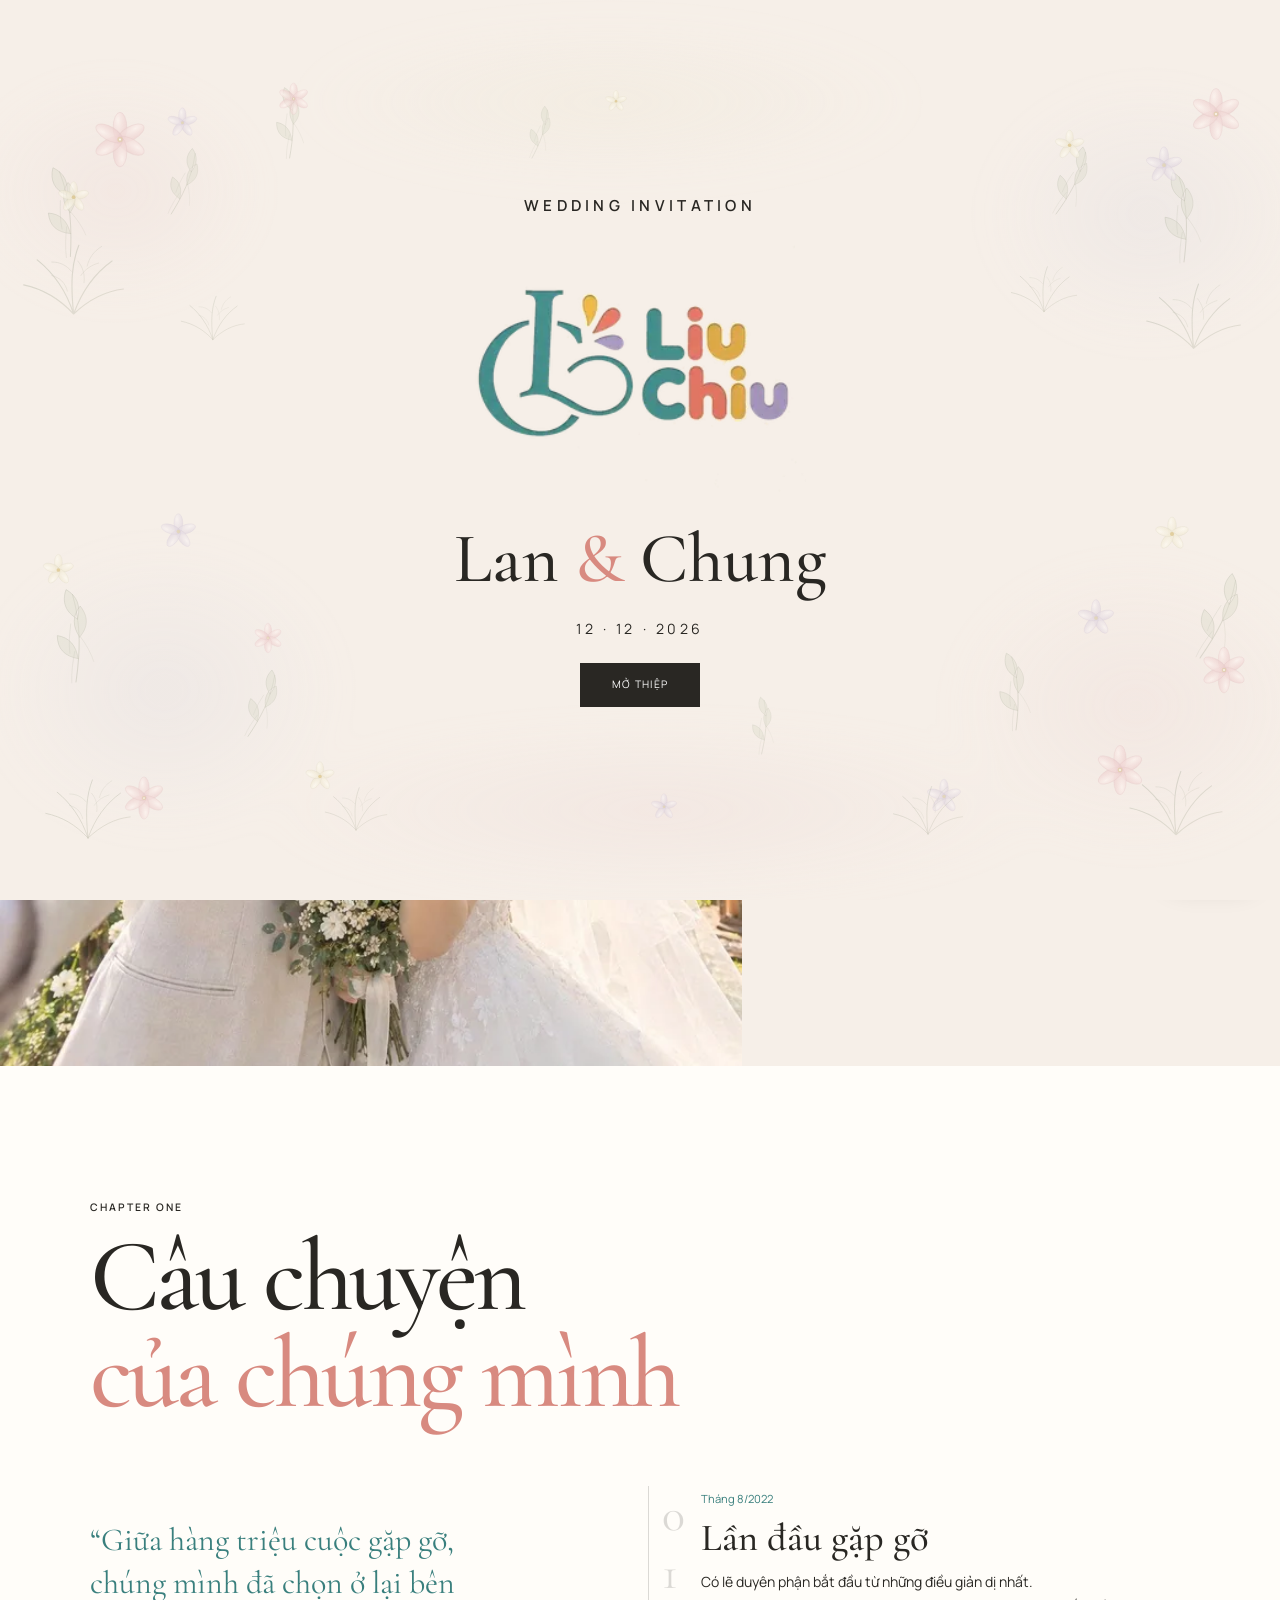
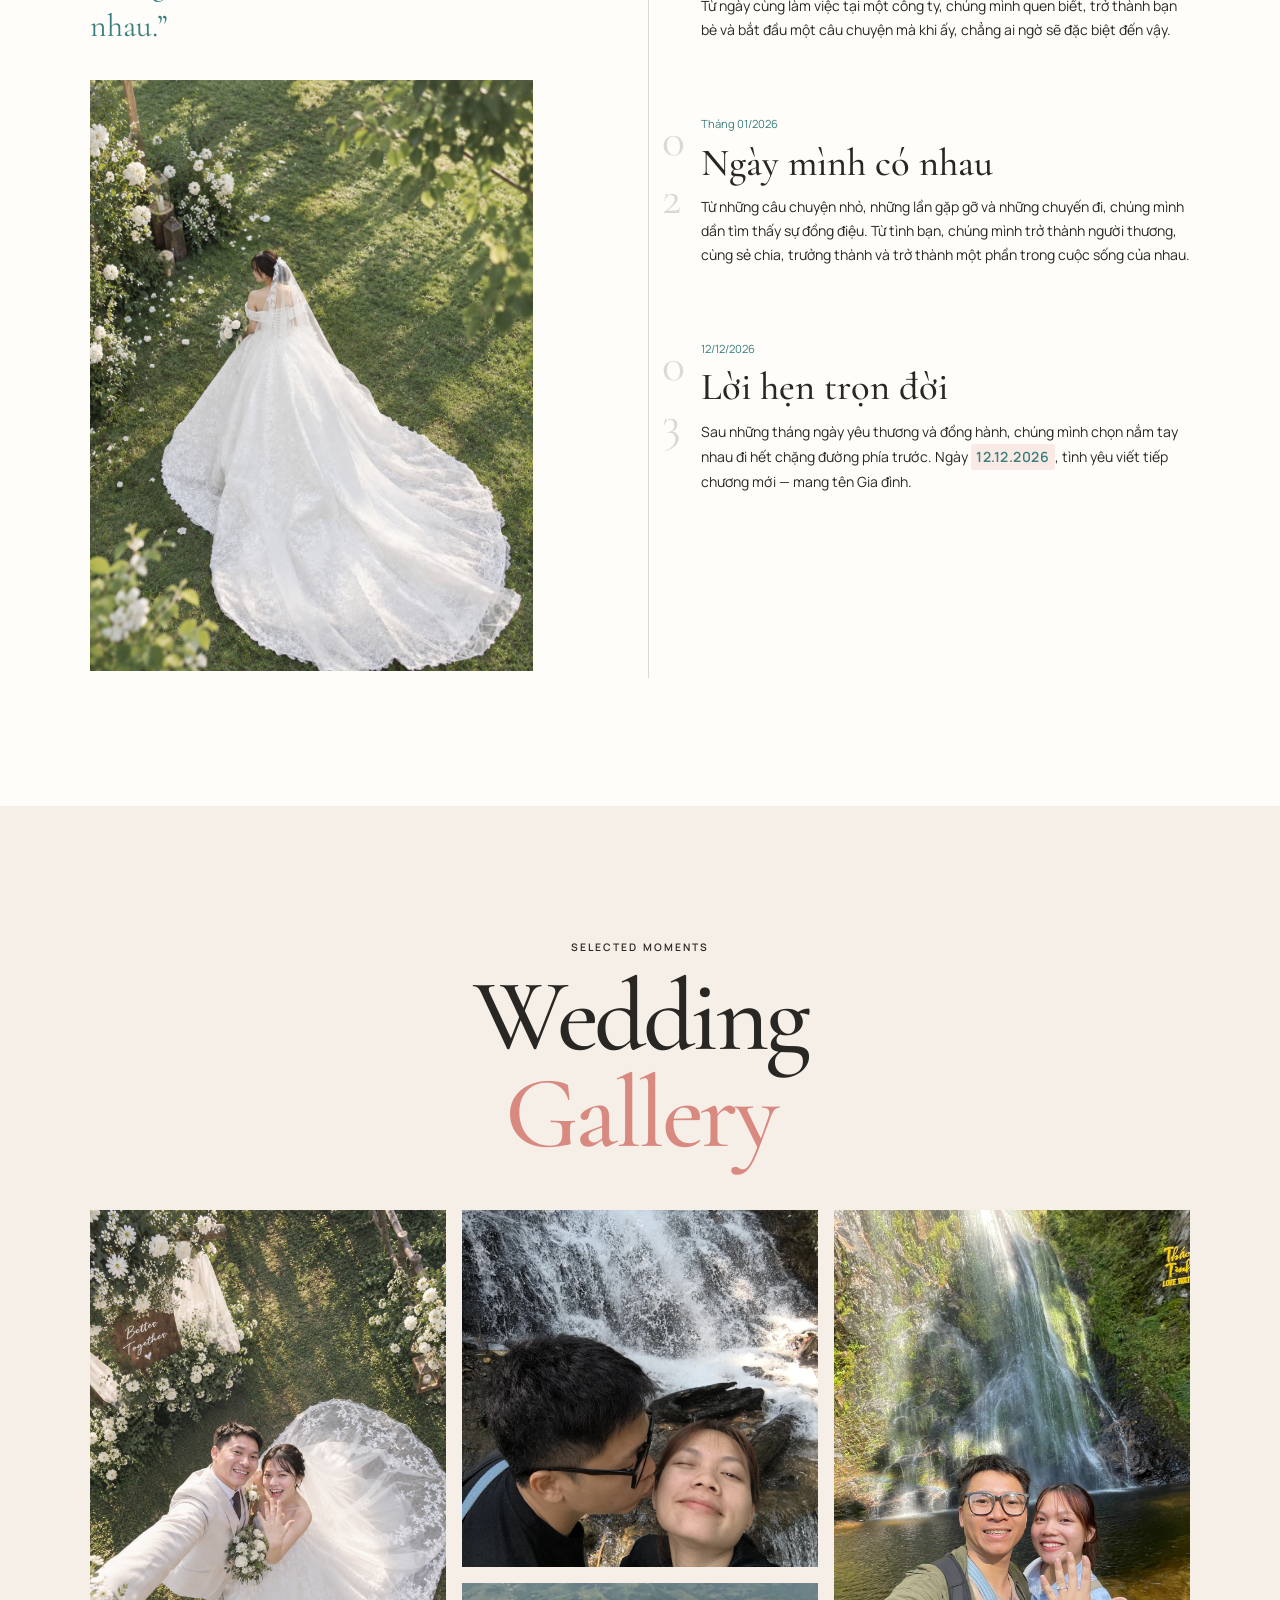
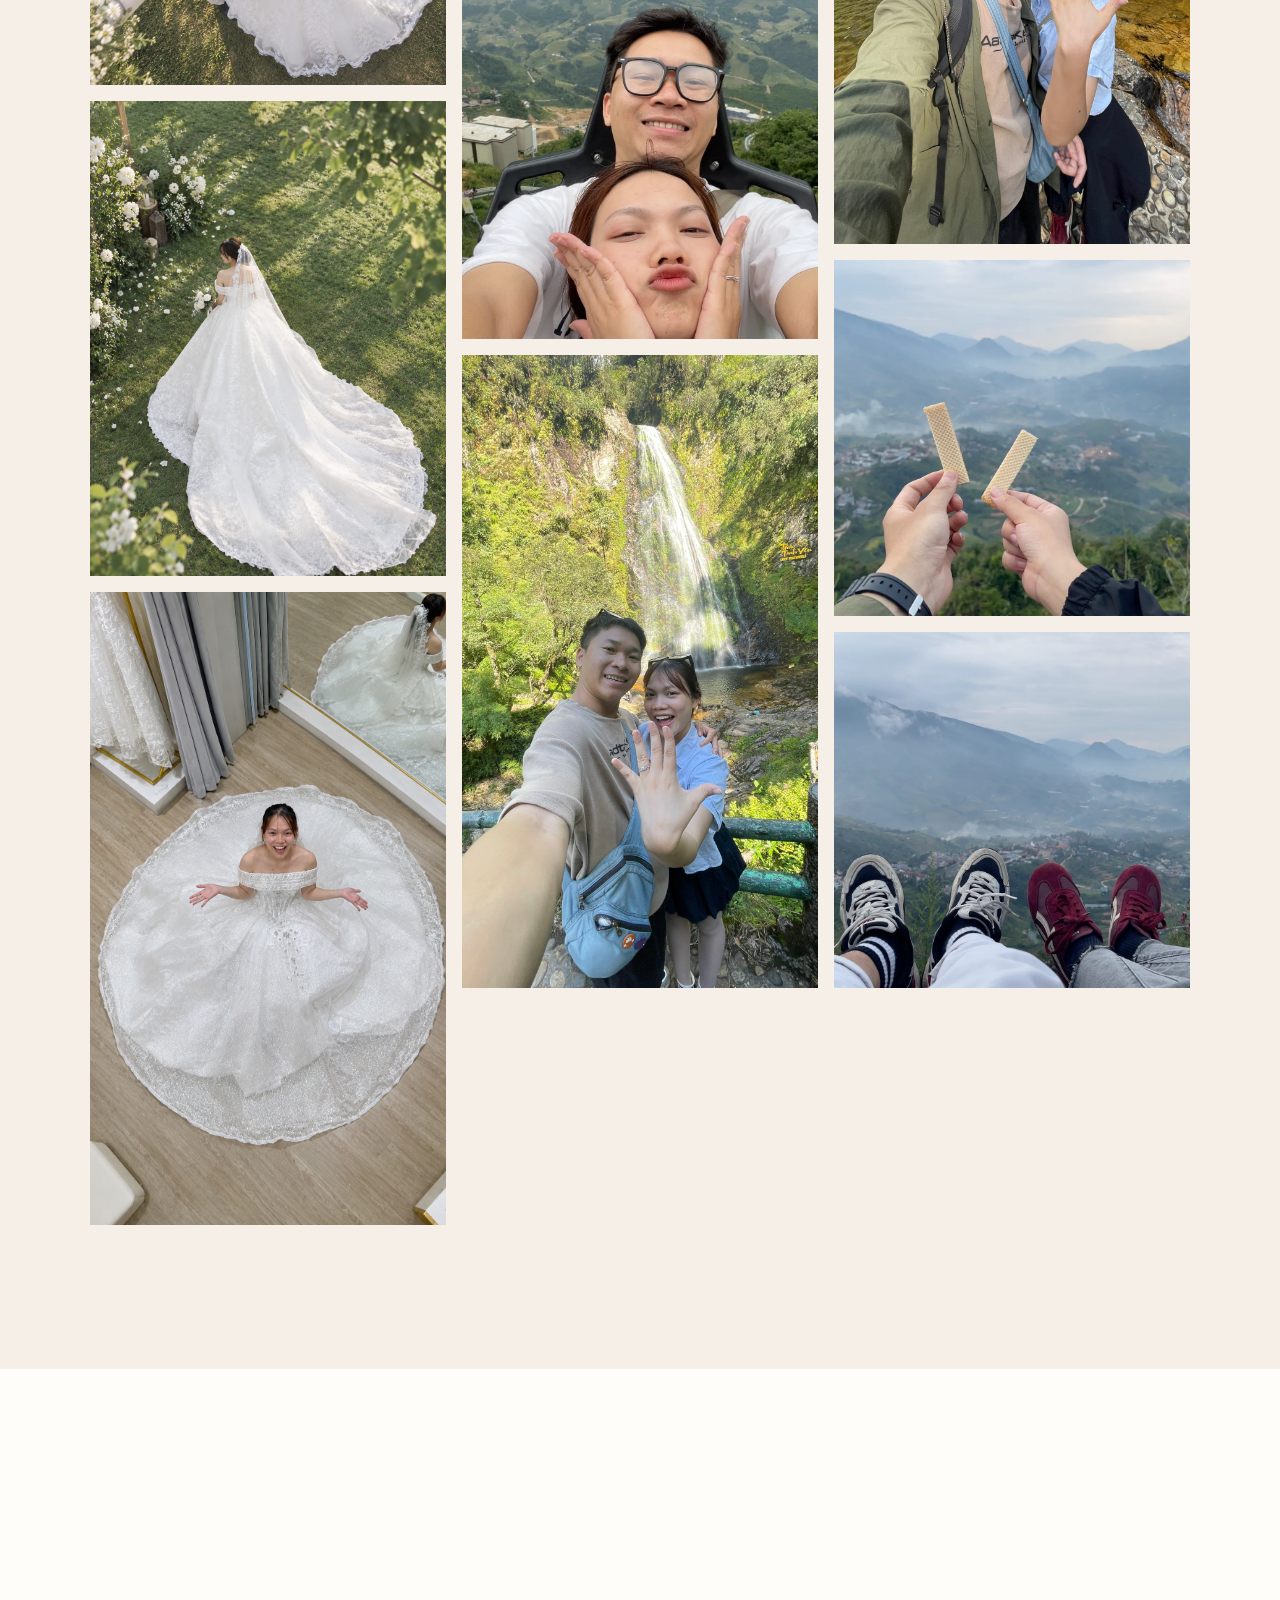
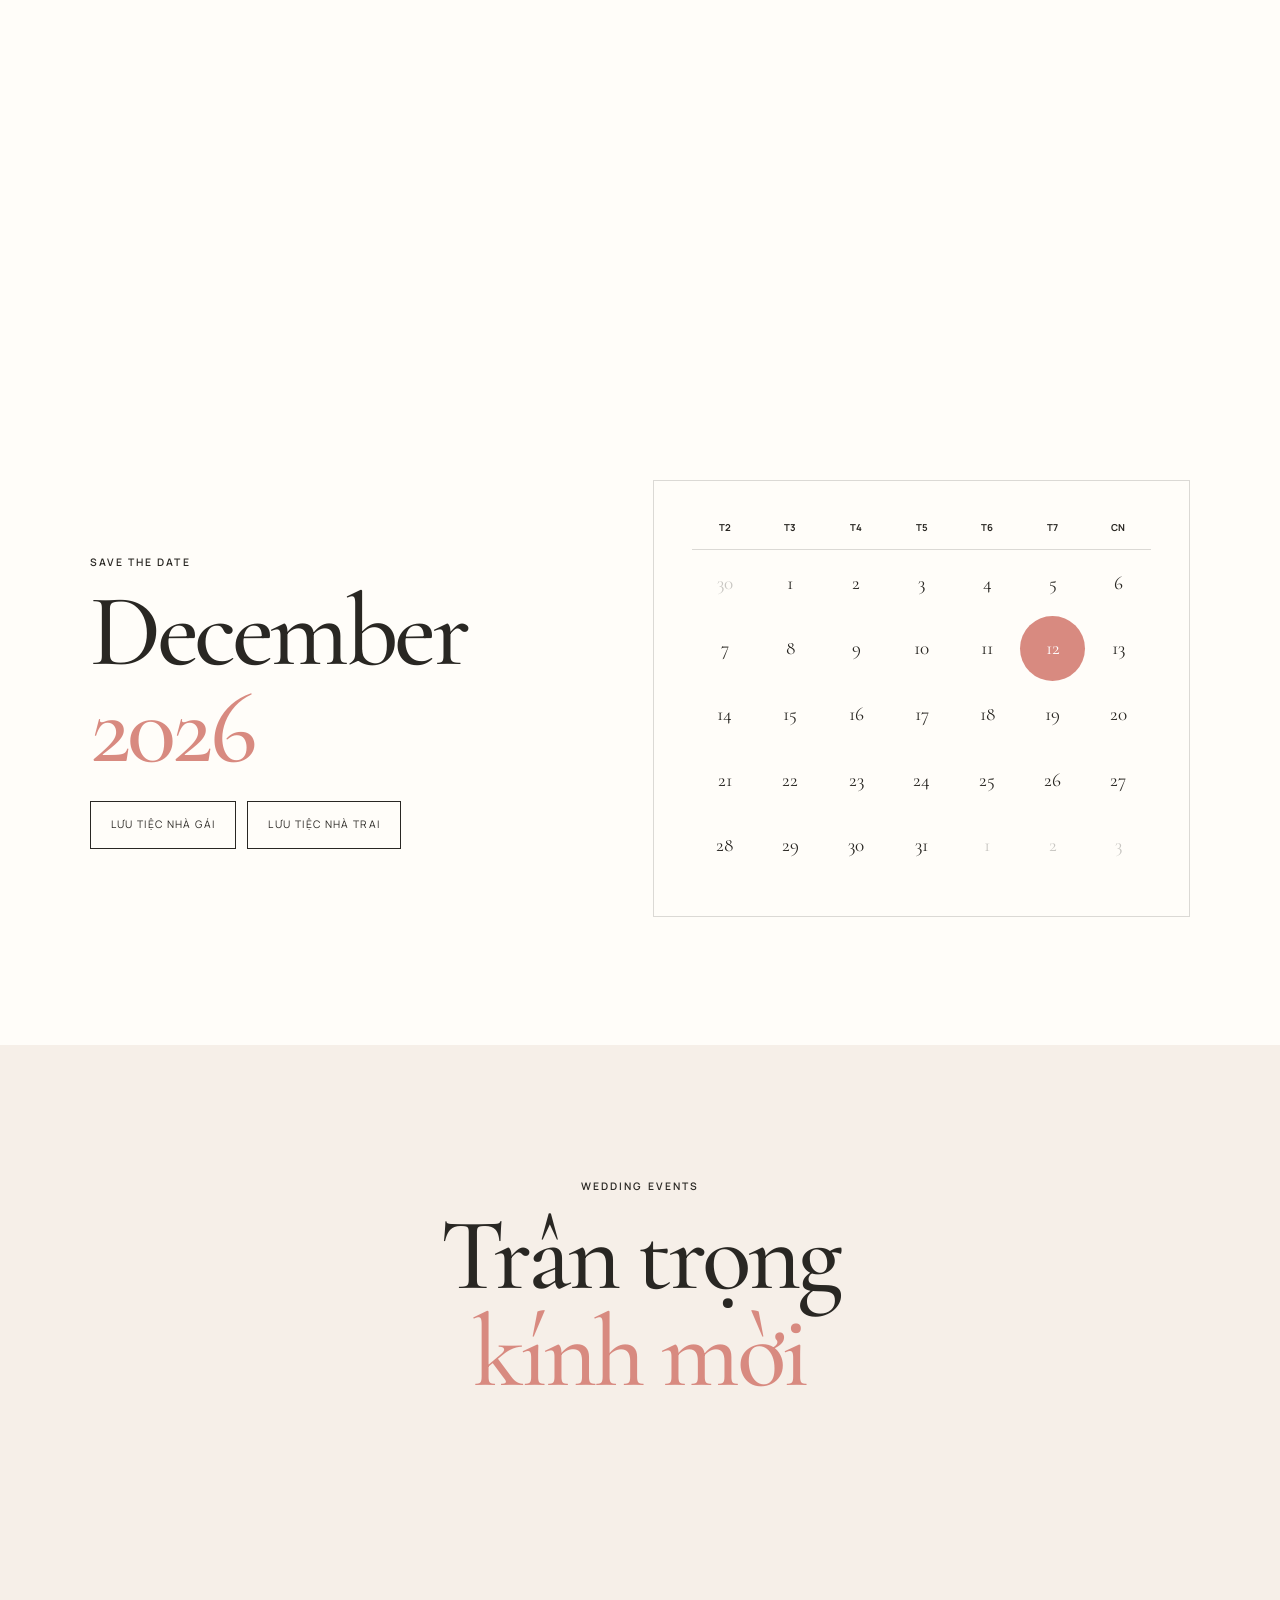
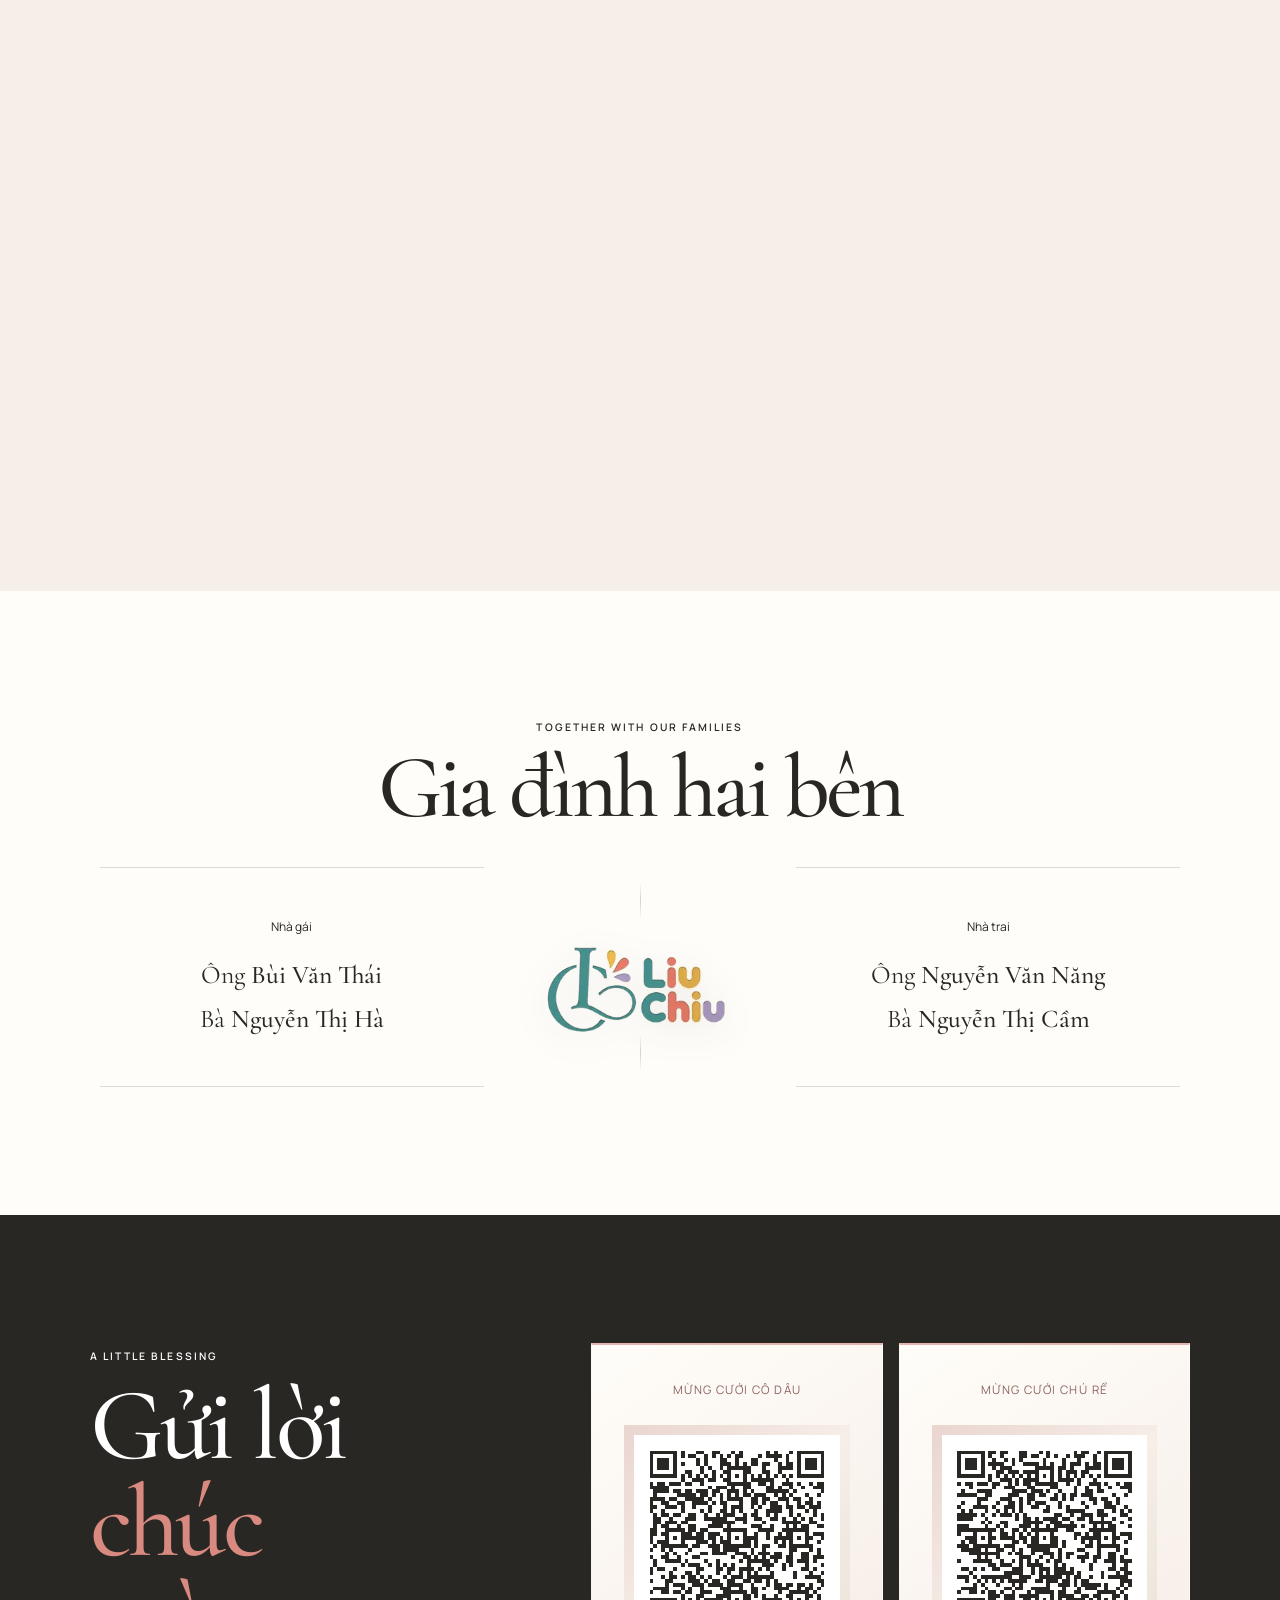
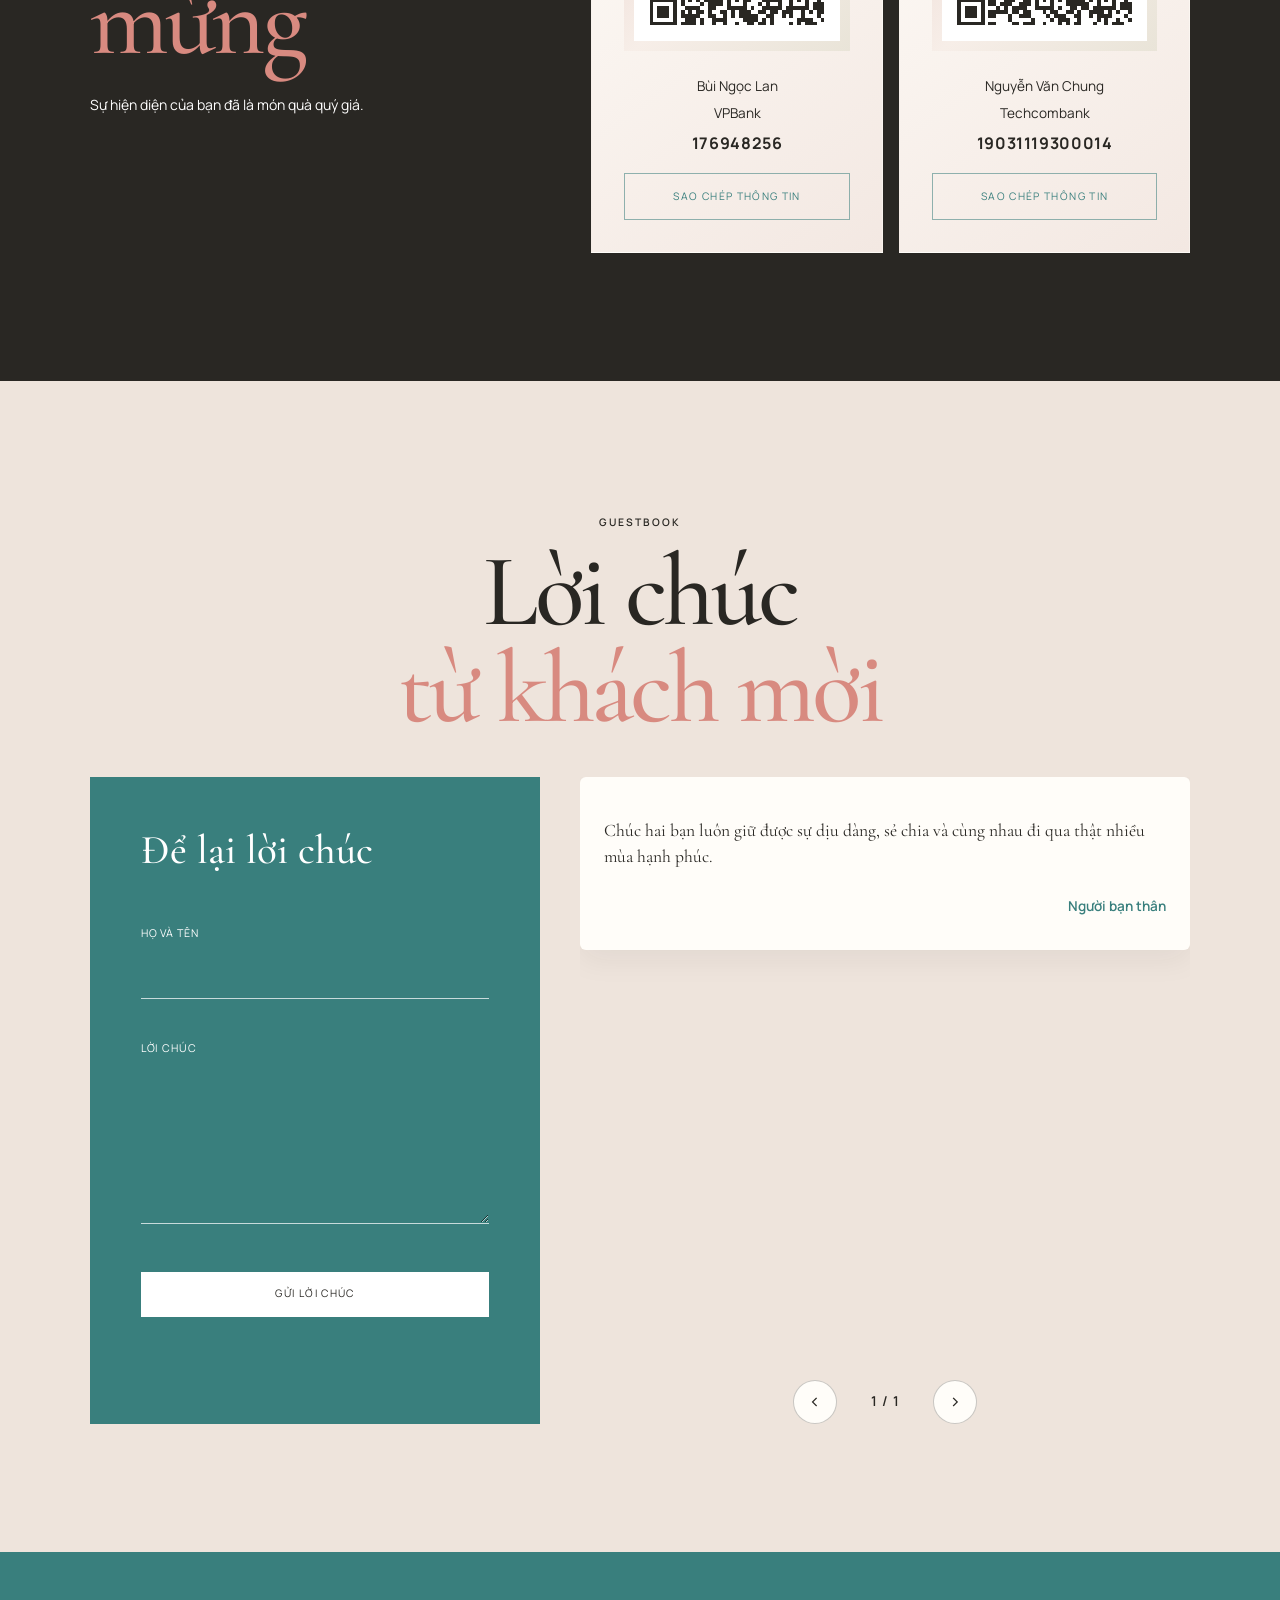
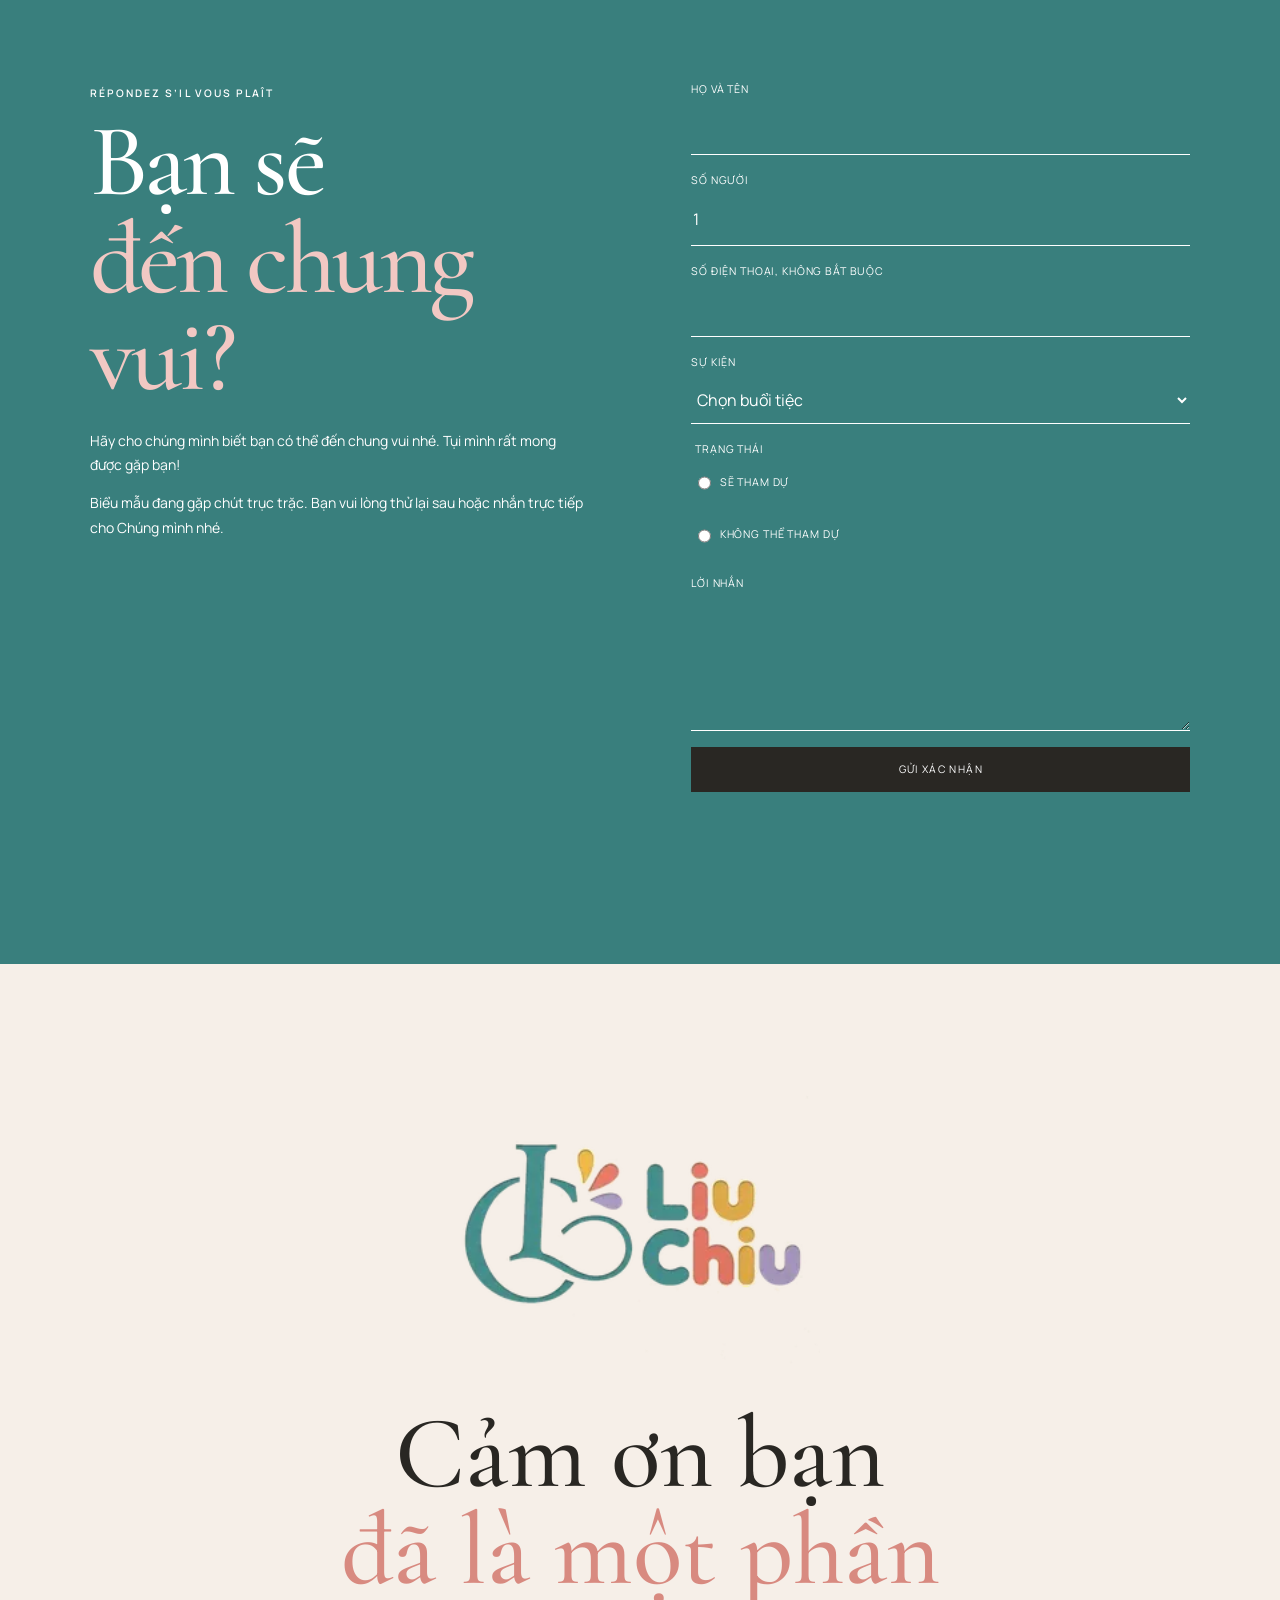
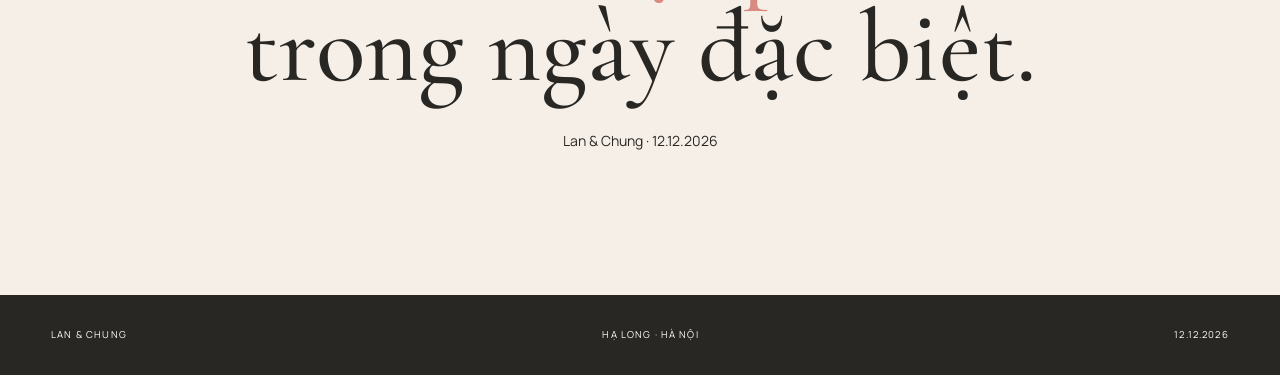
<file: index.html>
<!DOCTYPE html>
<html lang="vi">
<head>
  <meta charset="utf-8"/>
  <meta content="width=device-width, initial-scale=1, viewport-fit=cover" name="viewport"/>
  <meta content="#f6efe8" name="theme-color"/>
  <meta content="Thiệp cưới Lan và Chung, ngày 12 tháng 12 năm 2026" name="description"/>
  <title>Lan & Chung | 12.12.2026</title>
  <!-- Replace the placeholder domain in these URLs with the deployed HTTPS website URL. -->
  <link href="https://lan-chung-wedding.netlify.app/" rel="canonical"/>
  <meta content="website" property="og:type"/>
  <meta content="vi_VN" property="og:locale"/>
  <meta content="Lan &amp; Chung" property="og:site_name"/>
  <meta content="Lan &amp; Chung | 12.12.2026" property="og:title"/>
  <meta content="Lan và Chung trân trọng mời bạn cùng hiện diện trong ngày khởi đầu hành trình mới — 12.12.2026." property="og:description"/>
  <meta content="https://lan-chung-wedding.netlify.app/" property="og:url"/>
  <meta content="https://lan-chung-wedding.netlify.app/assets/images/hero.webp" property="og:image"/>
  <meta content="Lan và Chung trong ngày cưới" property="og:image:alt"/>
  <meta content="image/webp" property="og:image:type"/>
  <meta content="summary_large_image" name="twitter:card"/>
  <meta content="Lan &amp; Chung | 12.12.2026" name="twitter:title"/>
  <meta content="Lan và Chung trân trọng mời bạn cùng hiện diện trong ngày khởi đầu hành trình mới — 12.12.2026." name="twitter:description"/>
  <meta content="https://lan-chung-wedding.netlify.app/assets/images/hero.webp" name="twitter:image"/>

  <link href="https://fonts.googleapis.com" rel="preconnect"/>
  <link crossorigin="" href="https://fonts.gstatic.com" rel="preconnect"/>
  <link href="https://fonts.googleapis.com/css2?family=Cormorant+Garamond:wght@400;500;600&family=Manrope:wght@300;400;500;600&display=swap&subset=vietnamese" rel="stylesheet"/>
  <link href="style.css" rel="stylesheet"/>
  
  <script defer="" src="config.js"></script>
  <script defer="" src="main.js"></script>
  <script defer="" src="wishes-slider.js"></script>
</head>

<body class="locked">
  <a class="skip" href="#main">Đi đến nội dung chính</a>

  <!-- Trang bìa mở thiệp (Cover) -->
  <div class="cover" id="cover">
    <div class="cover-card">
      <span class="eyebrow">Wedding invitation</span>
      <picture>
        <source media="(min-width: 1024px)" srcset="assets/images/logo_liu_chiu_desktop.webp"/>
        <source media="(min-width: 768px)" srcset="assets/images/logo_liu_chiu_tablet.webp"/>
        <img alt="Logo Liu Chiu" src="assets/images/logo_liu_chiu_mobile.webp"/>
      </picture>
      <h1>Lan <i>&</i> Chung</h1>
      <p>12 · 12 · 2026</p>
      <button class="btn dark" id="open">Mở thiệp</button>
    </div>
  </div>

  <!-- Thanh điều hướng Header -->
  <header>
    <a class="brand" href="#hero">
      <picture>
        <source media="(min-width: 1024px)" srcset="assets/images/logo_liu_chiu_desktop.webp"/>
        <source media="(min-width: 768px)" srcset="assets/images/logo_liu_chiu_tablet.webp"/>
        <img alt="Logo Liu Chiu" src="assets/images/logo_liu_chiu_mobile.webp"/>
      </picture>
    </a>
    <button aria-expanded="false" class="menu" id="menu" type="button">Menu</button>
    <nav id="nav">
      <a href="#story">Câu chuyện</a>
      <a href="#gallery">Album</a>
      <a href="#events">Lễ cưới</a>
      <a href="#wishes">Lời chúc</a>
      <a href="#rsvp">RSVP</a>
    </nav>
    <button class="share" id="share">Chia sẻ</button>
  </header>

  <!-- Nội dung chính -->
  <main id="main">
    <!-- 1. Section Hero (Bìa chính) -->
    <section class="hero" id="hero">
      <figure>
        <picture>
          <source media="(max-width: 768px)" srcset="assets/images/hero-mobile.webp"/>
          <img alt="Hai người trong trang phục cưới chụp ảnh trước thác nước và hoa trắng" fetchpriority="high" height="1448" src="assets/images/hero.webp" width="1086"/>
        </picture>
      </figure>
      <div class="hero-copy reveal">
        <span class="eyebrow">The wedding edit · Volume 01</span>
        <h2>Lan <i>&</i><br/>Chung</h2>
        <div class="date">
          <span>Thứ Bảy</span>
          <b>12.12</b>
          <span>2026</span>
        </div>
        <p><strong>Bùi Ngọc Lan</strong> và <strong>Nguyễn Văn Chung</strong> trân trọng mời bạn.<br>Hãy đến chung vui và lưu giữ những khoảnh khắc đáng nhớ cùng chúng mình nhé.</p>
      </div>
    </section>

    <!-- 2. Section Story (Câu chuyện tình yêu) -->
    <section class="section" id="story">
      <div class="heading reveal">
        <span class="eyebrow">Chapter one</span>
        <h2>Câu chuyện <em>của chúng mình</em></h2>
        <!-- <p>Nội dung mẫu để hoàn thiện bố cục. Hãy thay bằng câu chuyện thật của Lan và Chung.</p> -->
      </div>
      <div class="story">
        <figure class="reveal">
          <p>“Giữa hàng triệu cuộc gặp gỡ, chúng mình đã chọn ở lại bên nhau.”</p>
          <img alt="Cô dâu trong chiếc váy cưới ren với đuôi váy dài giữa khu vườn" loading="lazy" src="assets/images/Bride-with-Lace-Train.png"/>
        </figure>
        <div class="timeline">
          <article class="reveal">
            <b>01</b>
            <time>Tháng 8/2022</time>
            <h3>Lần đầu gặp gỡ</h3>
            <p>Có lẽ duyên phận bắt đầu từ những điều giản dị nhất.<br>
            Từ ngày cùng làm việc tại một công ty, chúng mình quen biết, trở thành bạn bè và bắt đầu một câu chuyện mà khi ấy, chẳng ai ngờ sẽ đặc biệt đến vậy.</p>
            <!-- <small>Nội dung mẫu, cần thay bằng kỷ niệm thật.</small> -->
          </article>
          <article class="reveal">
            <b>02</b>
            <time>Tháng 01/2026</time>
            <h3>Ngày mình có nhau</h3>
            <p>Từ những câu chuyện nhỏ, những lần gặp gỡ và những chuyến đi, chúng mình dần tìm thấy sự đồng điệu. Từ tình bạn, chúng mình trở thành người thương, cùng sẻ chia, trưởng thành và trở thành một phần trong cuộc sống của nhau.</p>
            <!-- <small>Nội dung mẫu, cần thay bằng ngày bắt đầu yêu.</small> -->
          </article>
          <article class="reveal">
            <b>03</b>
            <time>12/12/2026</time>
            <h3>Lời hẹn trọn đời</h3>
            <p>Sau những tháng ngày yêu thương và đồng hành, chúng mình chọn nắm tay nhau đi hết chặng đường phía trước. Ngày <strong class="story-date">12.12.2026</strong>, tình yêu viết tiếp chương mới — mang tên Gia đình.</p>
            <!-- <small>Nội dung mẫu, cần thay bằng chuyện cầu hôn.</small> -->
          </article>
        </div>
      </div>
    </section>

    <!-- 3. Section Gallery (Album ảnh) -->
    <section class="section gallery" id="gallery">
      <div class="heading center reveal">
        <span class="eyebrow">Selected moments</span>
        <h2>Wedding <em>Gallery</em></h2>
      </div>
      <div class="photos">
        <button class="photo reveal" data-img="assets/images/CD-CR.png">
          <img alt="Lan và Chung trong bộ ảnh cưới giữa khu vườn hoa trắng" loading="lazy" src="assets/images/CD-CR.png"/>
        </button>
        <button class="photo reveal" data-img="assets/images/Bride-with-Lace-Train.png">
          <img alt="Cô dâu trong chiếc váy cưới ren với đuôi váy dài" loading="lazy" src="assets/images/Bride-with-Lace-Train.png"/>
        </button>
        <button class="photo reveal" data-img="assets/images/CR.png">
          <img alt="Cô dâu thử chiếc váy cưới ren bồng bềnh" loading="lazy" src="assets/images/CR.png"/>
        </button>
        <button class="photo reveal" data-img="assets/images/26.jpg">
          <img alt="Lan và Chung khoe nhẫn đính hôn bên thác nước" loading="lazy" src="assets/images/26.jpg"/>
        </button>
        <button class="photo reveal" data-img="assets/images/24.jpg">
          <img alt="Lan và Chung chụp ảnh bên thác nước" loading="lazy" src="assets/images/24.jpg"/>
        </button>
        <button class="photo reveal" data-img="assets/images/18.jpg">
          <img alt="Khoảnh khắc tình cảm của Lan và Chung trong chuyến đi" loading="lazy" src="assets/images/18.jpg"/>
        </button>
        <button class="photo reveal" data-img="assets/images/21.jpg">
          <img alt="Lan và Chung bên dòng thác giữa thiên nhiên" loading="lazy" src="assets/images/21.jpg"/>
        </button>
        <button class="photo reveal" data-img="assets/images/22.jpg">
          <img alt="Một khoảnh khắc vui vẻ trong chuyến đi của Lan và Chung" loading="lazy" src="assets/images/22.jpg"/>
        </button>
        <button class="photo reveal" data-img="assets/images/23.jpg">
          <img alt="Lan và Chung cùng ngắm cảnh trong chuyến đi" loading="lazy" src="assets/images/23.jpg"/>
        </button>
      </div>
    </section>

    <!-- 4. Section Countdown (Đếm ngược) -->
    <section class="count reveal">
      <span class="eyebrow">Until our day</span>
      <h2>Đếm từng khoảnh khắc</h2>
      <div class="count-grid">
        <div><b id="days">0</b><span>Ngày</span></div>
        <div><b id="hours">00</b><span>Giờ</span></div>
        <div><b id="mins">00</b><span>Phút</span></div>
        <div><b id="secs">00</b><span>Giây</span></div>
      </div>
      <p id="countMsg">Hẹn gặp bạn vào ngày 12 tháng 12 năm 2026.</p>
    </section>

    <!-- 5. Section Calendar (Lịch tháng) -->
    <section class="section calendar-section">
      <div class="heading reveal">
        <span class="eyebrow">Save the date</span>
        <h2>December <em>2026</em></h2>
        <div class="actions">
          <button class="btn outline" data-ics="bride">Lưu tiệc nhà gái</button>
          <button class="btn outline" data-ics="groom">Lưu tiệc nhà trai</button>
        </div>
      </div>
      <div class="calendar reveal">
        <div class="week"><b>T2</b><b>T3</b><b>T4</b><b>T5</b><b>T6</b><b>T7</b><b>CN</b></div>
        <div class="days" id="cal"></div>
      </div>
    </section>

    <!-- 6. Section Events (Thông tin tiệc cưới) -->
    <section class="section events" id="events">
      <div class="heading center reveal">
        <span class="eyebrow">Wedding events</span>
        <h2>Trân trọng <em>kính mời</em></h2>
      </div>
      <div class="event-grid">
        <article class="event reveal">
          <span>01</span>
          <div class="eyebrow">Tiệc nhà gái</div>
          <h3>SeaBay<br/>Hạ Long</h3>
          <div class="event-date">
            <b>10:30</b>
            <p>Thứ Bảy<br/>12.12.2026</p>
          </div>
          <address>
            <strong>Trung tâm tiệc cưới SeaBay Hạ Long</strong><br/>
            X232+7MW, Bãi Cháy, Quảng Ninh.
          </address>
          <div class="links">
            <a href="https://www.google.com/maps/search/?api=1&query=X232%2B7MW%2C+B%C3%A3i+Ch%C3%A1y%2C+Qu%E1%BA%A3ng+Ninh" rel="noopener" target="_blank">Bản đồ ↗</a>
            <button data-copy="X232+7MW, Bãi Cháy, Quảng Ninh">Sao chép</button>
            <button data-select="Tiệc nhà gái">RSVP</button>
          </div>
        </article>
        <article class="event rose reveal">
          <span>02</span>
          <div class="eyebrow">Tiệc nhà trai</div>
          <h3>Tư gia<br/>nhà trai</h3>
          <div class="event-date">
            <b>17:00</b>
            <p>Thứ Bảy<br/>12.12.2026</p>
          </div>
          <address>
            <strong>Tại tư gia</strong><br/>
            Số 8, ngõ 3, đường Văn Hoá, Khối 8 (Xóm Đồng)<br/>
            Sóc Sơn, Hà Nội.
          </address>
          <div class="links">
            <a href="https://www.google.com/maps/search/?api=1&query=S%E1%BB%91+8%2C+ng%C3%B5+3%2C+%C4%91%C6%B0%E1%BB%9Dng+V%C4%83n+Ho%C3%A1%2C+Kh%E1%BB%91i+8%2C+S%C3%B3c+S%C6%A1n%2C+H%C3%A0+N%E1%BB%99i" rel="noopener" target="_blank">Bản đồ ↗</a>
            <button data-copy="Số 8, ngõ 3, đường Văn Hoá, Khối 8 (Xóm Đồng), Sóc Sơn, Hà Nội">Sao chép</button>
            <button data-select="Tiệc nhà trai">RSVP</button>
          </div>
        </article>
      </div>
    </section>

    <!-- 7. Section Family (Thông tin hai nhà) -->
    <section class="section family reveal">
      <span class="eyebrow">Together with our families</span>
      <h2>Gia đình hai bên</h2>
      <div class="family-groups">
        <article class="family-card">
          <small>Nhà gái</small>
          <p>
            <span>Ông <b>Bùi Văn Thái</b></span>
            <span>Bà <b>Nguyễn Thị Hà</b></span>
          </p>
        </article>
        <picture class="family-emblem">
          <source media="(min-width: 1024px)" srcset="assets/images/logo_liu_chiu_desktop.webp"/>
          <source media="(min-width: 768px)" srcset="assets/images/logo_liu_chiu_tablet.webp"/>
          <img alt="Logo Liu Chiu" loading="lazy" src="assets/images/logo_liu_chiu_mobile.webp"/>
        </picture>
        <article class="family-card">
          <small>Nhà trai</small>
          <p>
            <span>Ông <b>Nguyễn Văn Năng</b></span>
            <span>Bà <b>Nguyễn Thị Cầm</b></span>
          </p>
        </article>
      </div>
    </section>

    <!-- 8. Section Gift (Mừng cưới / QR) -->
    <section class="section gift">
      <div class="heading reveal">
        <span class="eyebrow">A little blessing</span>
        <h2>Gửi lời <em>chúc mừng</em></h2>
        <p>Sự hiện diện của bạn đã là món quà quý giá.</p>
      </div>
      <div class="gift-grid">
        <article class="reveal">
          <small>Mừng cưới cô dâu</small>
          <div class="qr-frame">
            <img alt="Mã QR chuyển khoản VPBank cho cô dâu" class="qr" height="240" loading="lazy" src="assets/images/qr-bride.svg" width="240"/>
          </div>
          <p class="bank-info"><span>Bùi Ngọc Lan</span><span>VPBank</span><strong>176948256</strong></p>
          <button class="btn outline copy-account" data-copy="VPBank - 176948256 - BUI NGOC LAN" data-copy-message="Đã sao chép thông tin tài khoản cô dâu" type="button">Sao chép thông tin</button>
        </article>
        <article class="reveal">
          <small>Mừng cưới chú rể</small>
          <div class="qr-frame">
            <img alt="Mã QR chuyển khoản Techcombank cho chú rể" class="qr" height="240" loading="lazy" src="assets/images/qr-groom.svg" width="240"/>
          </div>
          <p class="bank-info"><span>Nguyễn Văn Chung</span><span>Techcombank</span><strong>19031119300014</strong></p>
          <button class="btn outline copy-account" data-copy="Techcombank - 19031119300014 - NGUYEN VAN CHUNG" data-copy-message="Đã sao chép thông tin tài khoản chú rể" type="button">Sao chép thông tin</button>
        </article>
      </div>
    </section>

    <!-- 9. Section Wishes (Tường lời chúc) -->
    <section class="section wishes" id="wishes">
      <div class="heading center reveal">
        <span class="eyebrow">Guestbook</span>
        <h2>Lời chúc <em>từ khách mời</em></h2>
      </div>
      <div class="wish-layout wish-layout--form-first">
        <!-- Form để lại lời chúc -->
        <form id="wishForm">
          <h3>Để lại lời chúc</h3>
          <label>Họ và tên
            <input autocomplete="name" maxlength="80" name="guestName" required=""/>
          </label>
          <label>Lời chúc
            <textarea maxlength="500" name="wish" required="" rows="5"></textarea>
          </label>
          <button class="btn dark" type="submit">Gửi lời chúc</button>
          <p aria-live="polite" id="wishStatus" role="status"></p>
        </form>

        <!-- Khung chứa slider lời chúc và thanh điều hướng nút bấm -->
        <div class="wish-slider-wrapper">
          <div aria-label="Danh sách lời chúc từ khách mời" aria-live="off" id="wishList" class="wish-slider">
            <article class="wish">
              <small>Mẫu</small>
              <blockquote>Chúc hai bạn luôn giữ được sự dịu dàng, sẻ chia và cùng nhau đi qua thật nhiều mùa hạnh phúc.</blockquote>
              <p>Người bạn thân</p>
            </article>
          </div>

          <!-- Thanh điều khiển Slider (Nút qua/lại & số thứ tự) -->
          <div class="wish-slider-controls" id="wishSliderControls">
            <button id="prevWish" aria-label="Lời chúc trước" type="button">‹</button>
            <span id="wishCounter" class="wish-slider-counter">1 / 1</span>
            <button id="nextWish" aria-label="Lời chúc tiếp theo" type="button">›</button>
          </div>
        </div>
      </div>
    </section>

    <!-- 10. Section RSVP (Xác nhận tham dự) -->
    <section class="section rsvp" id="rsvp">
      <div class="heading reveal">
        <span class="eyebrow">Répondez s’il vous plaît</span>
        <h2>Bạn sẽ <em>đến chung vui?</em></h2>
        <p>Hãy cho chúng mình biết bạn có thể đến chung vui nhé. Tụi mình rất mong được gặp bạn!</p>
        <p id="backendState" role="status">Tụi mình đang chuẩn bị biểu mẫu một chút nhé…</p>
      </div>
      <form id="rsvpForm">
        <label>Họ và tên
          <input maxlength="80" name="name" required=""/>
        </label>
        <label>Số người
          <input max="20" min="1" name="guests" required="" type="number" value="1"/>
        </label>
        <label>Số điện thoại, không bắt buộc
          <input autocomplete="tel" maxlength="30" name="phone" type="tel"/>
        </label>
        <label>Sự kiện
          <select name="event" required="">
            <option value="">Chọn buổi tiệc</option>
            <option>Tiệc nhà gái</option>
            <option>Tiệc nhà trai</option>
            <option>Cả hai buổi tiệc</option>
          </select>
        </label>
        <fieldset>
          <legend>Trạng thái</legend>
          <label><input name="attendance" required="" type="radio" value="Sẽ tham dự"/> Sẽ tham dự</label>
          <label><input name="attendance" type="radio" value="Không thể tham dự"/> Không thể tham dự</label>
        </fieldset>
        <label>Lời nhắn
          <textarea maxlength="500" name="message" rows="4"></textarea>
        </label>
        <button class="btn dark">Gửi xác nhận</button>
        <p id="rsvpStatus" role="status"></p>
      </form>
    </section>

    <!-- 11. Section Closing (Lời cảm ơn) -->
    <section class="closing reveal">
      <picture>
        <source media="(min-width: 1024px)" srcset="assets/images/logo_liu_chiu_desktop.webp"/>
        <source media="(min-width: 768px)" srcset="assets/images/logo_liu_chiu_tablet.webp"/>
        <img alt="Logo Liu Chiu" loading="lazy" src="assets/images/logo_liu_chiu_mobile.webp"/>
      </picture>
      <h2>Cảm ơn bạn <em>đã là một phần</em> trong ngày đặc biệt.</h2>
      <p>Lan & Chung · 12.12.2026</p>
    </section>
  </main>

  <!-- Footer -->
  <footer>
    <span>LAN & CHUNG</span>
    <span>Hạ Long · Hà Nội</span>
    <span>12.12.2026</span>
  </footer>

  <!-- Các thành phần bổ trợ UI/UX -->
  <button aria-label="Phát nhạc nền Hơn Cả Yêu" aria-pressed="false" class="music" id="music" type="button">
    <span aria-hidden="true">♫</span>
    <span class="music-label">Nghe nhạc</span>
  </button>
  <div aria-hidden="true" class="music-audio-player" id="musicPlayer"></div>
  <div class="toast" id="toast"></div>
  <div aria-label="Ảnh phóng lớn" aria-modal="true" class="lightbox" hidden="" id="lightbox" role="dialog">
    <button aria-label="Đóng ảnh phóng lớn" id="close" type="button">×</button>
    <img alt="Ảnh phóng lớn" id="lightImg"/>
  </div>
</body>
</html>
</file>
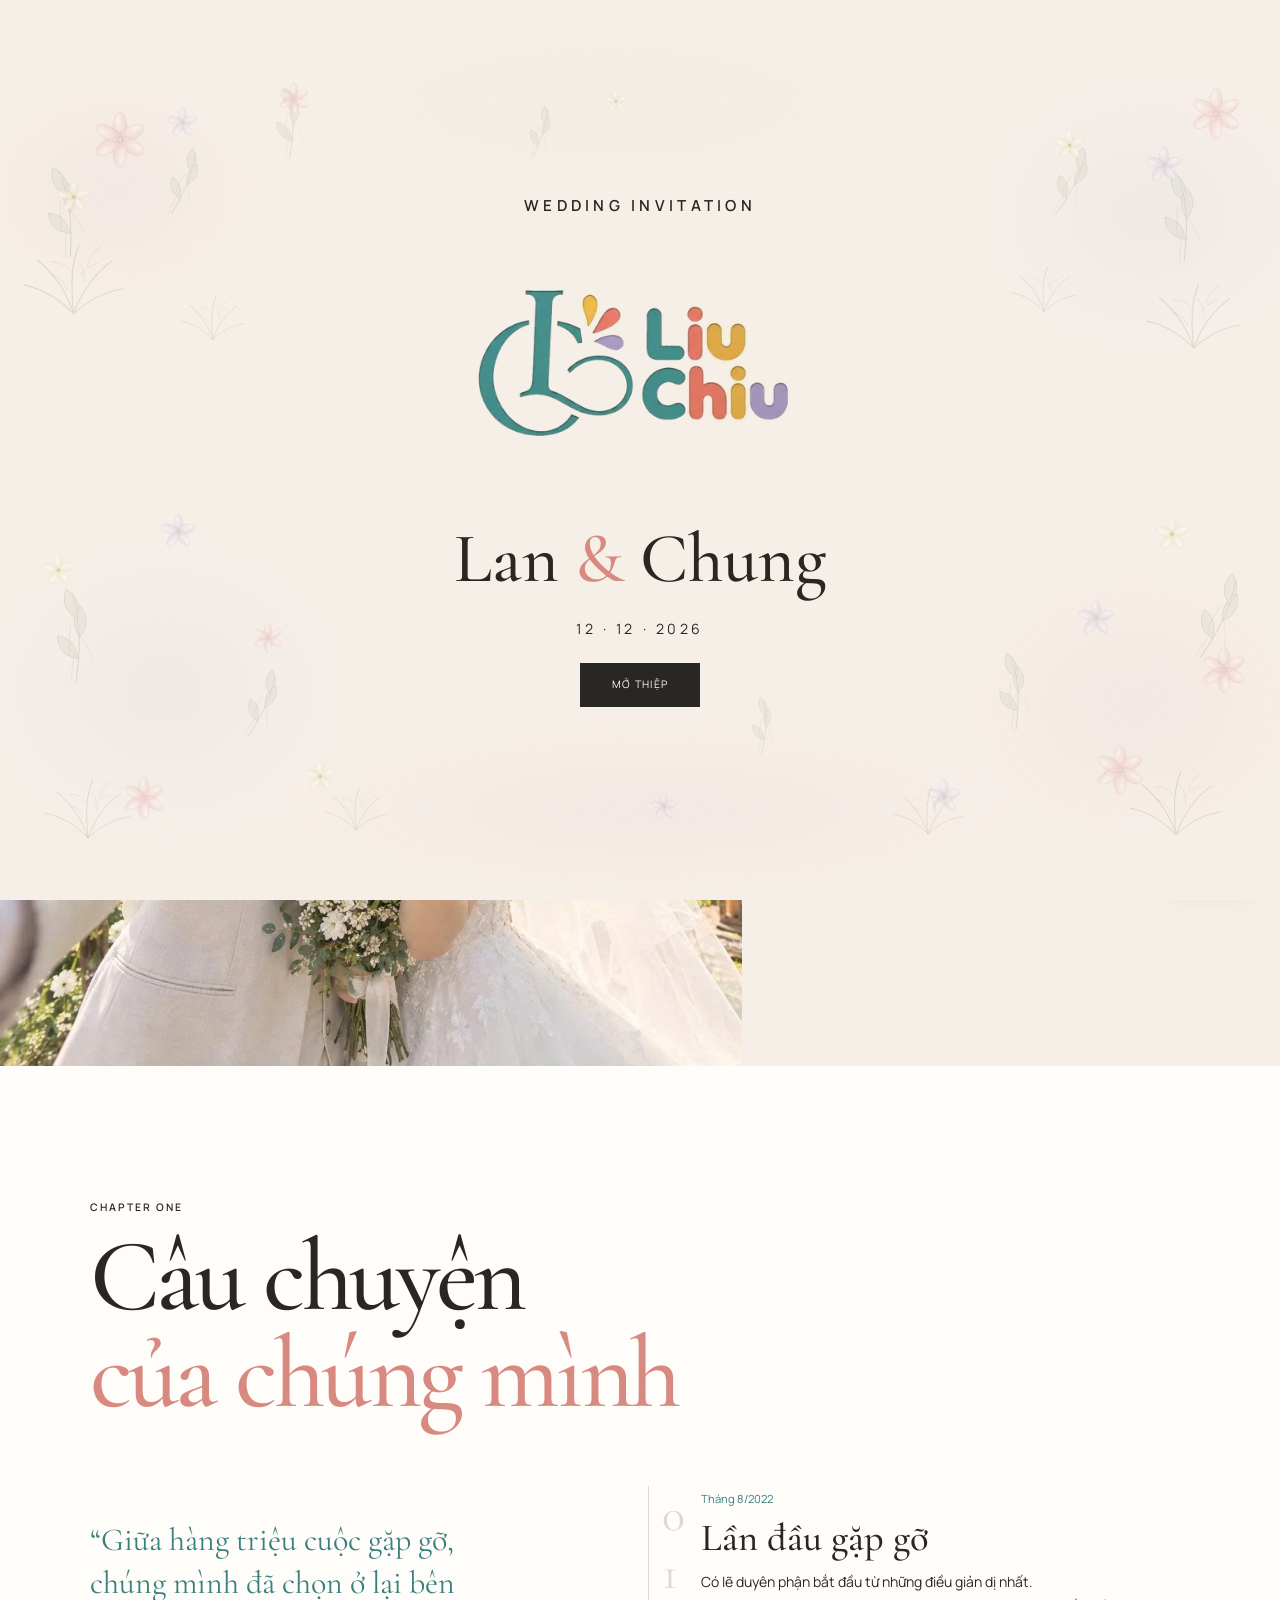
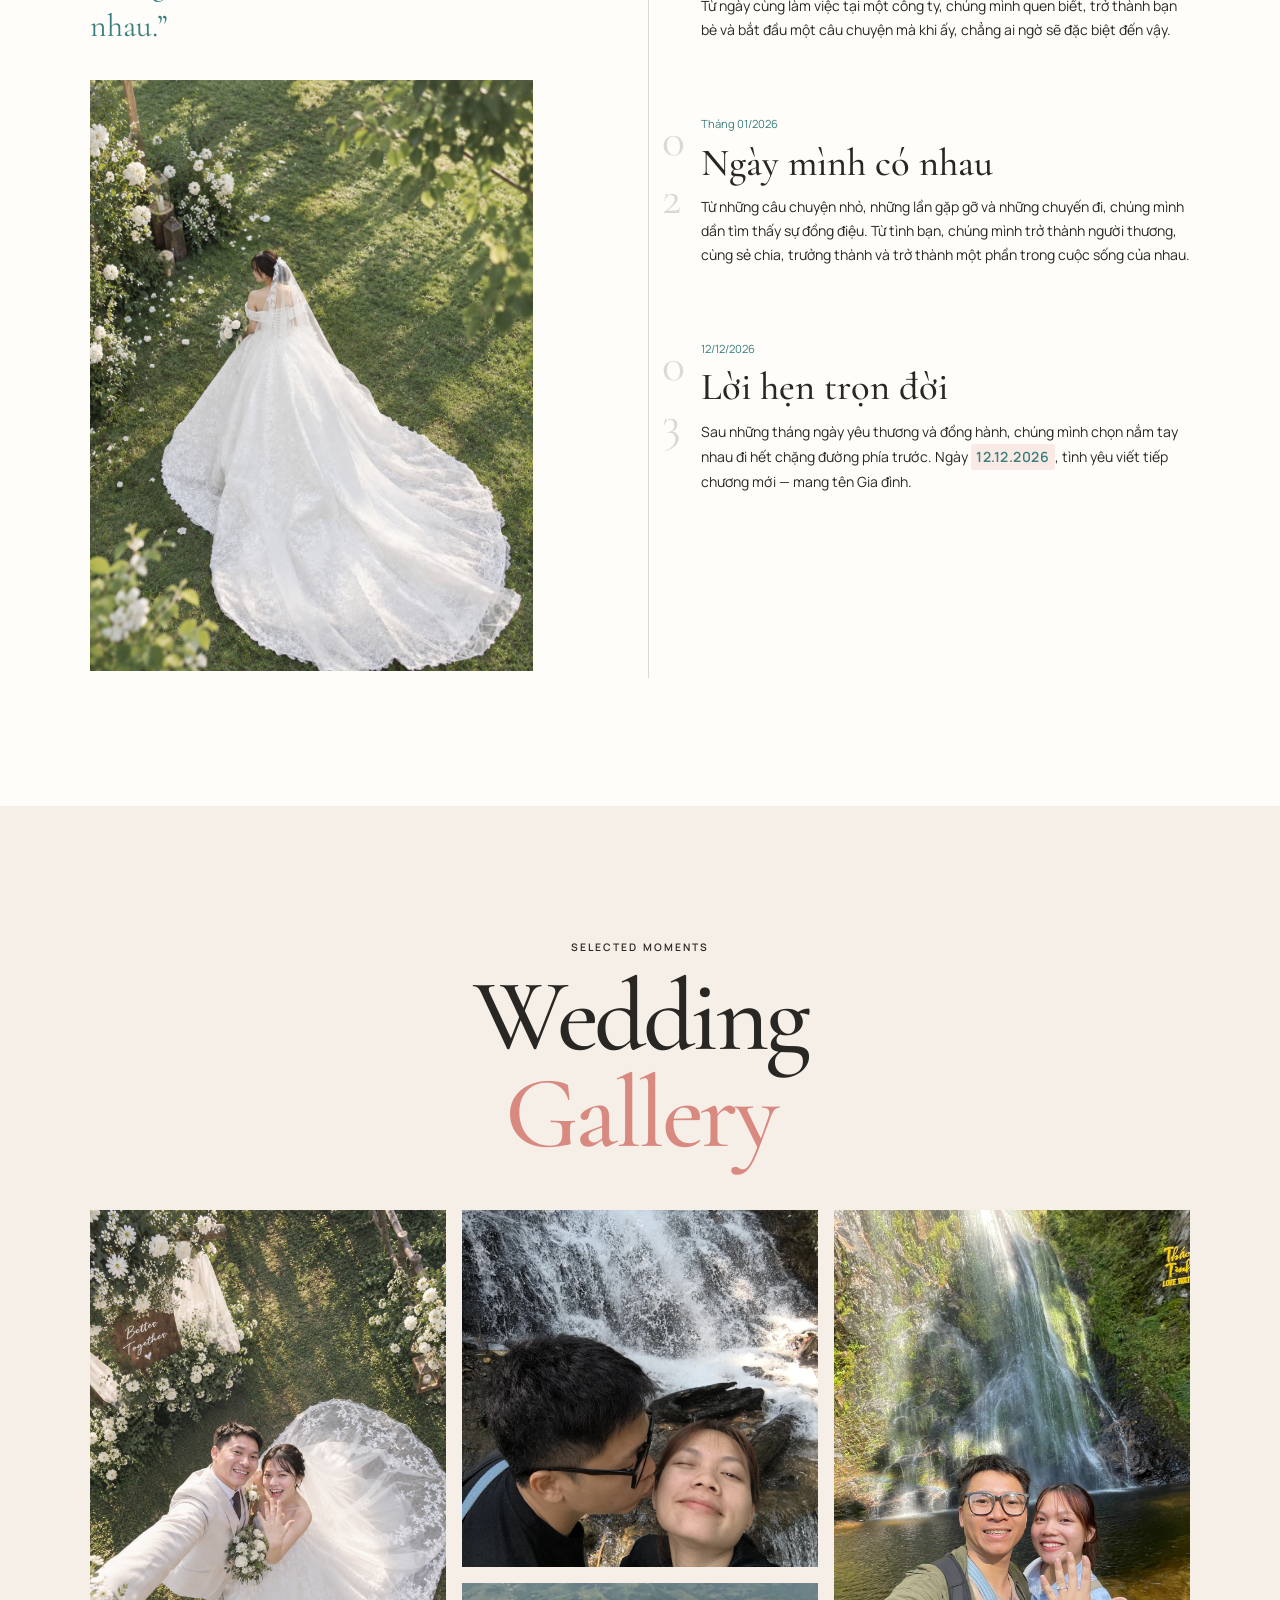
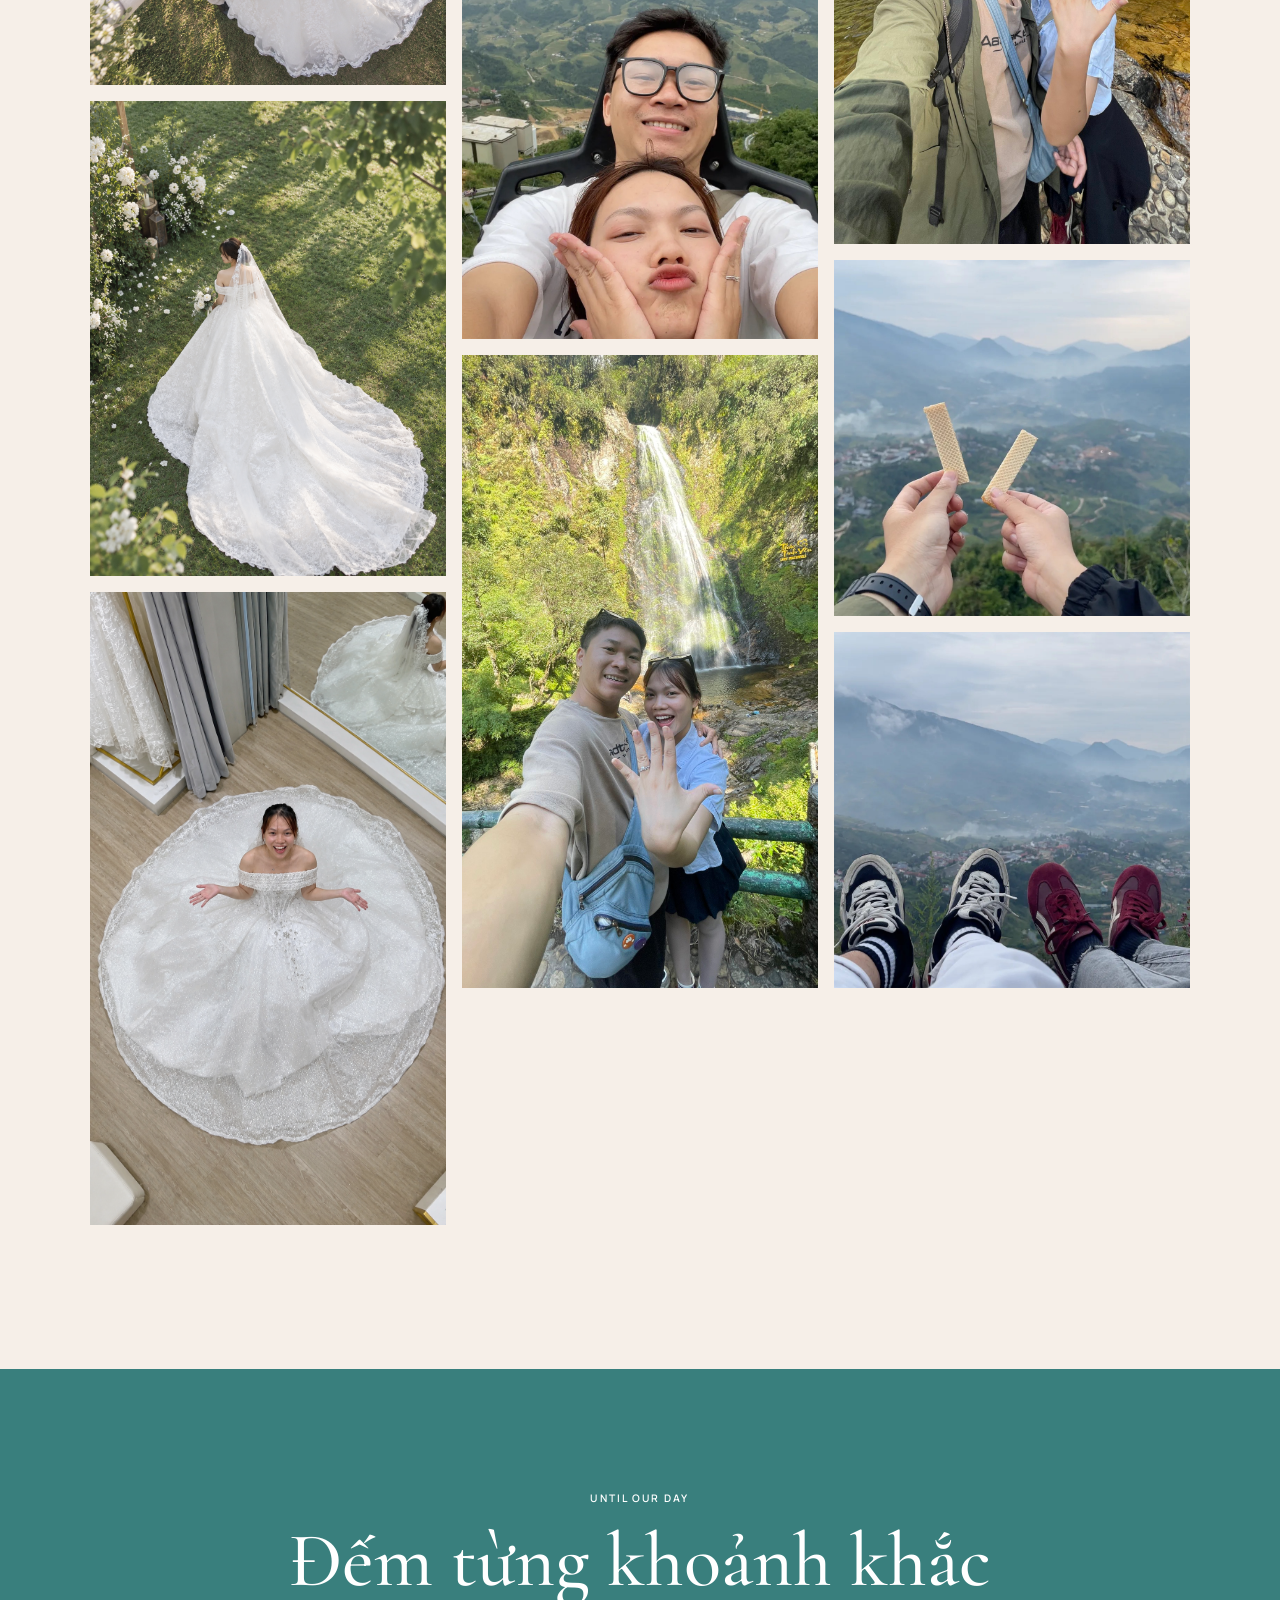
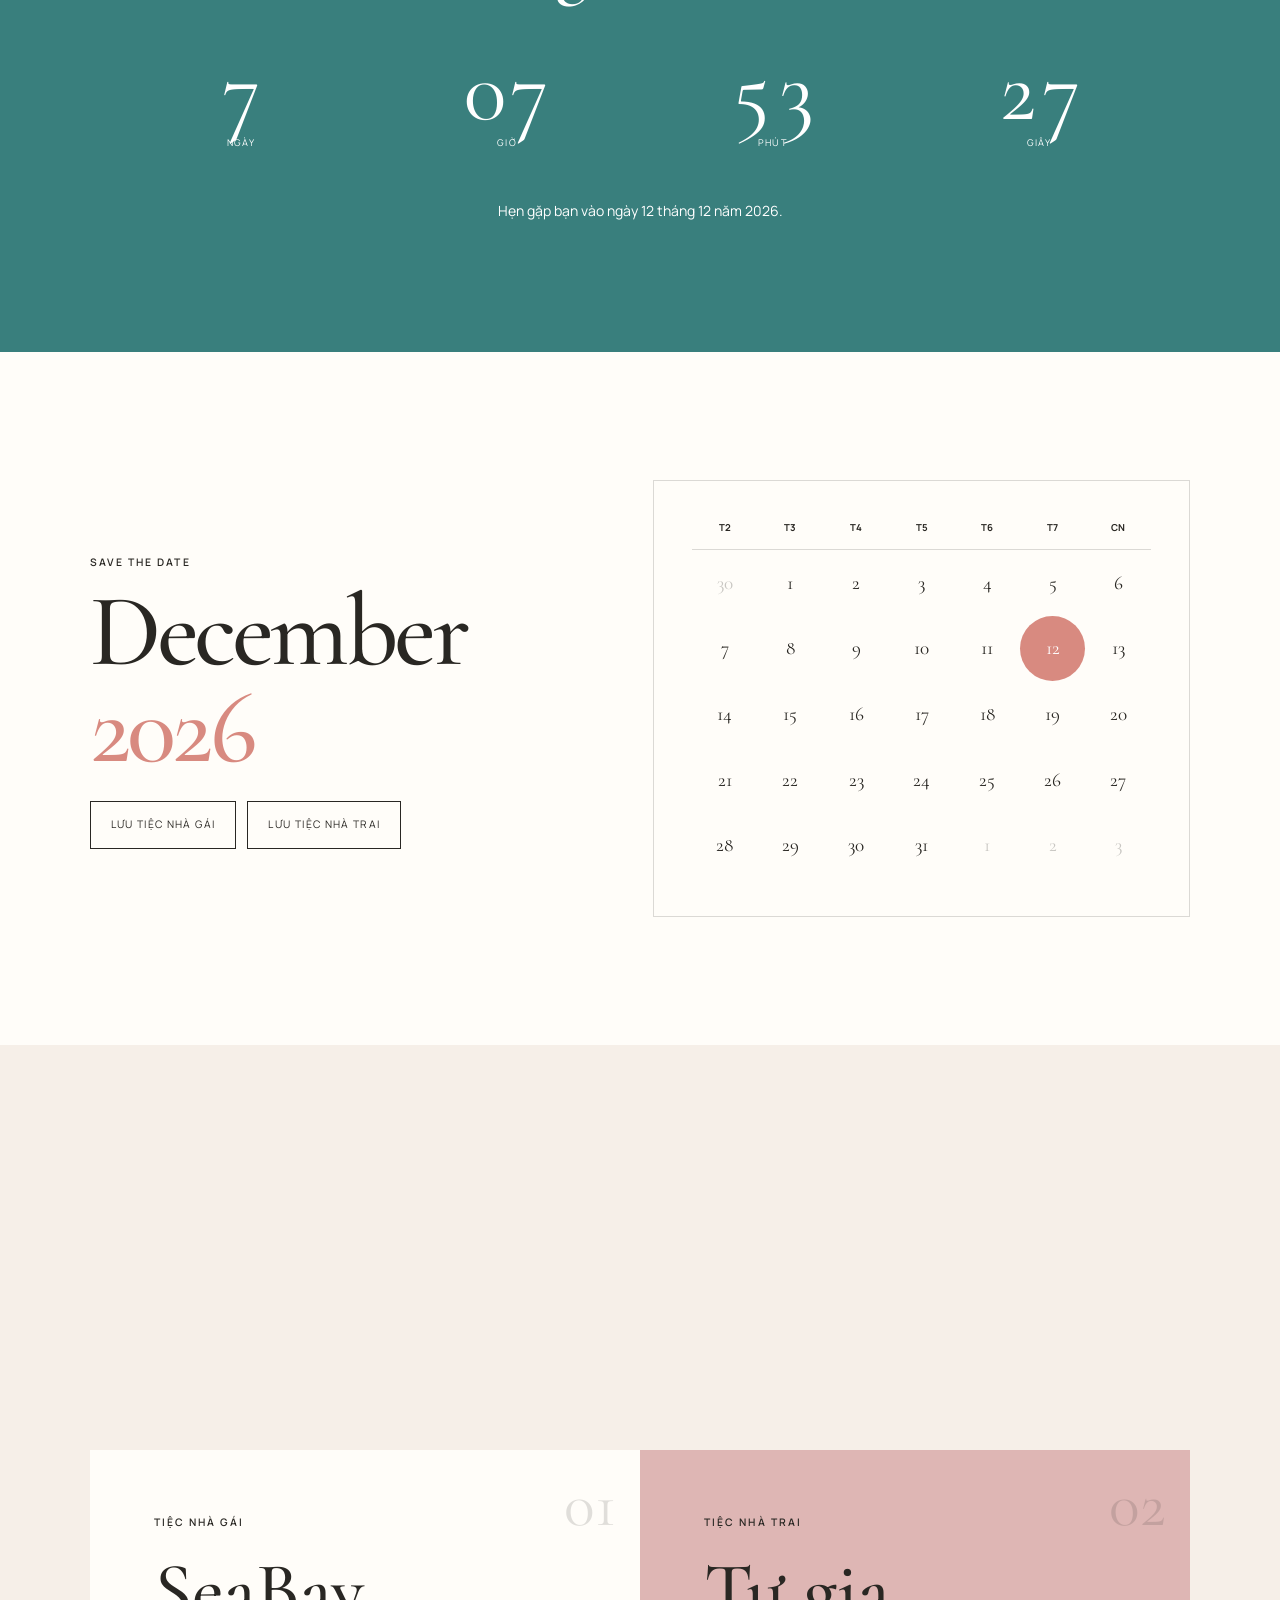
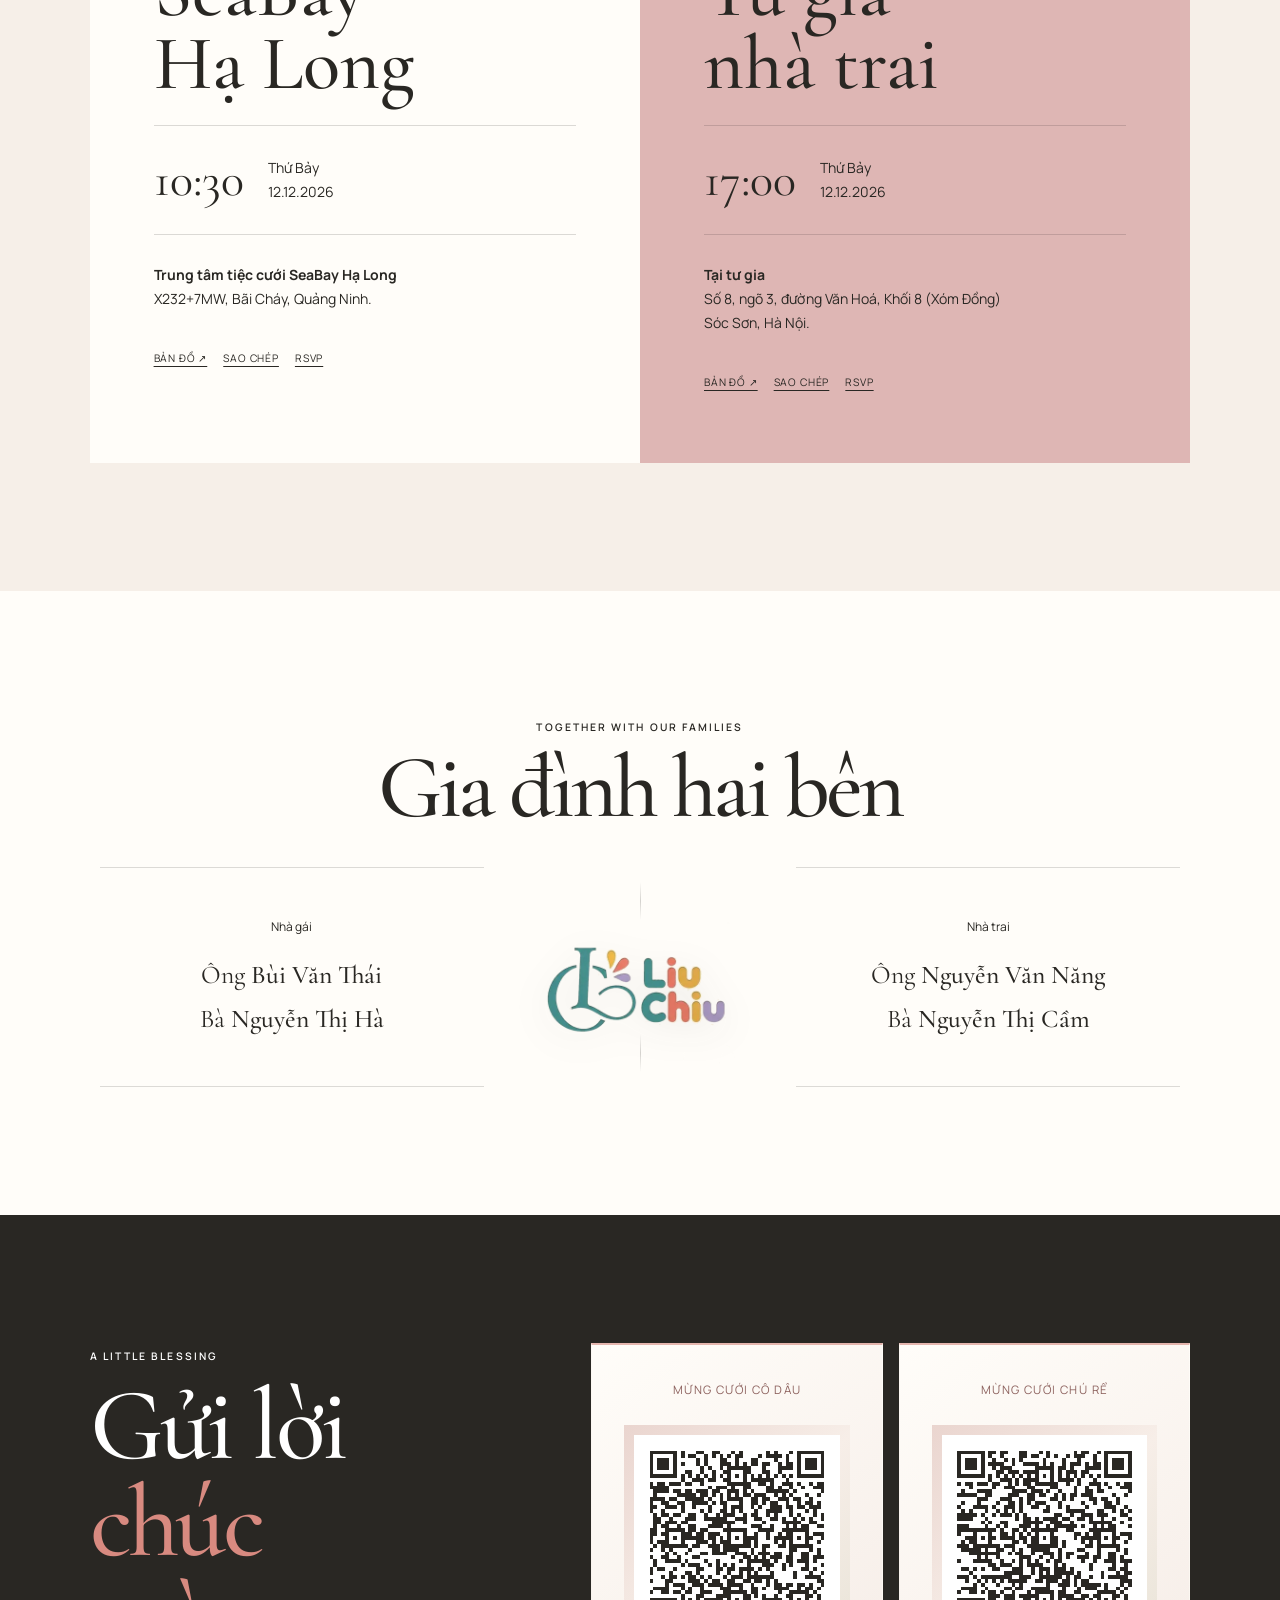
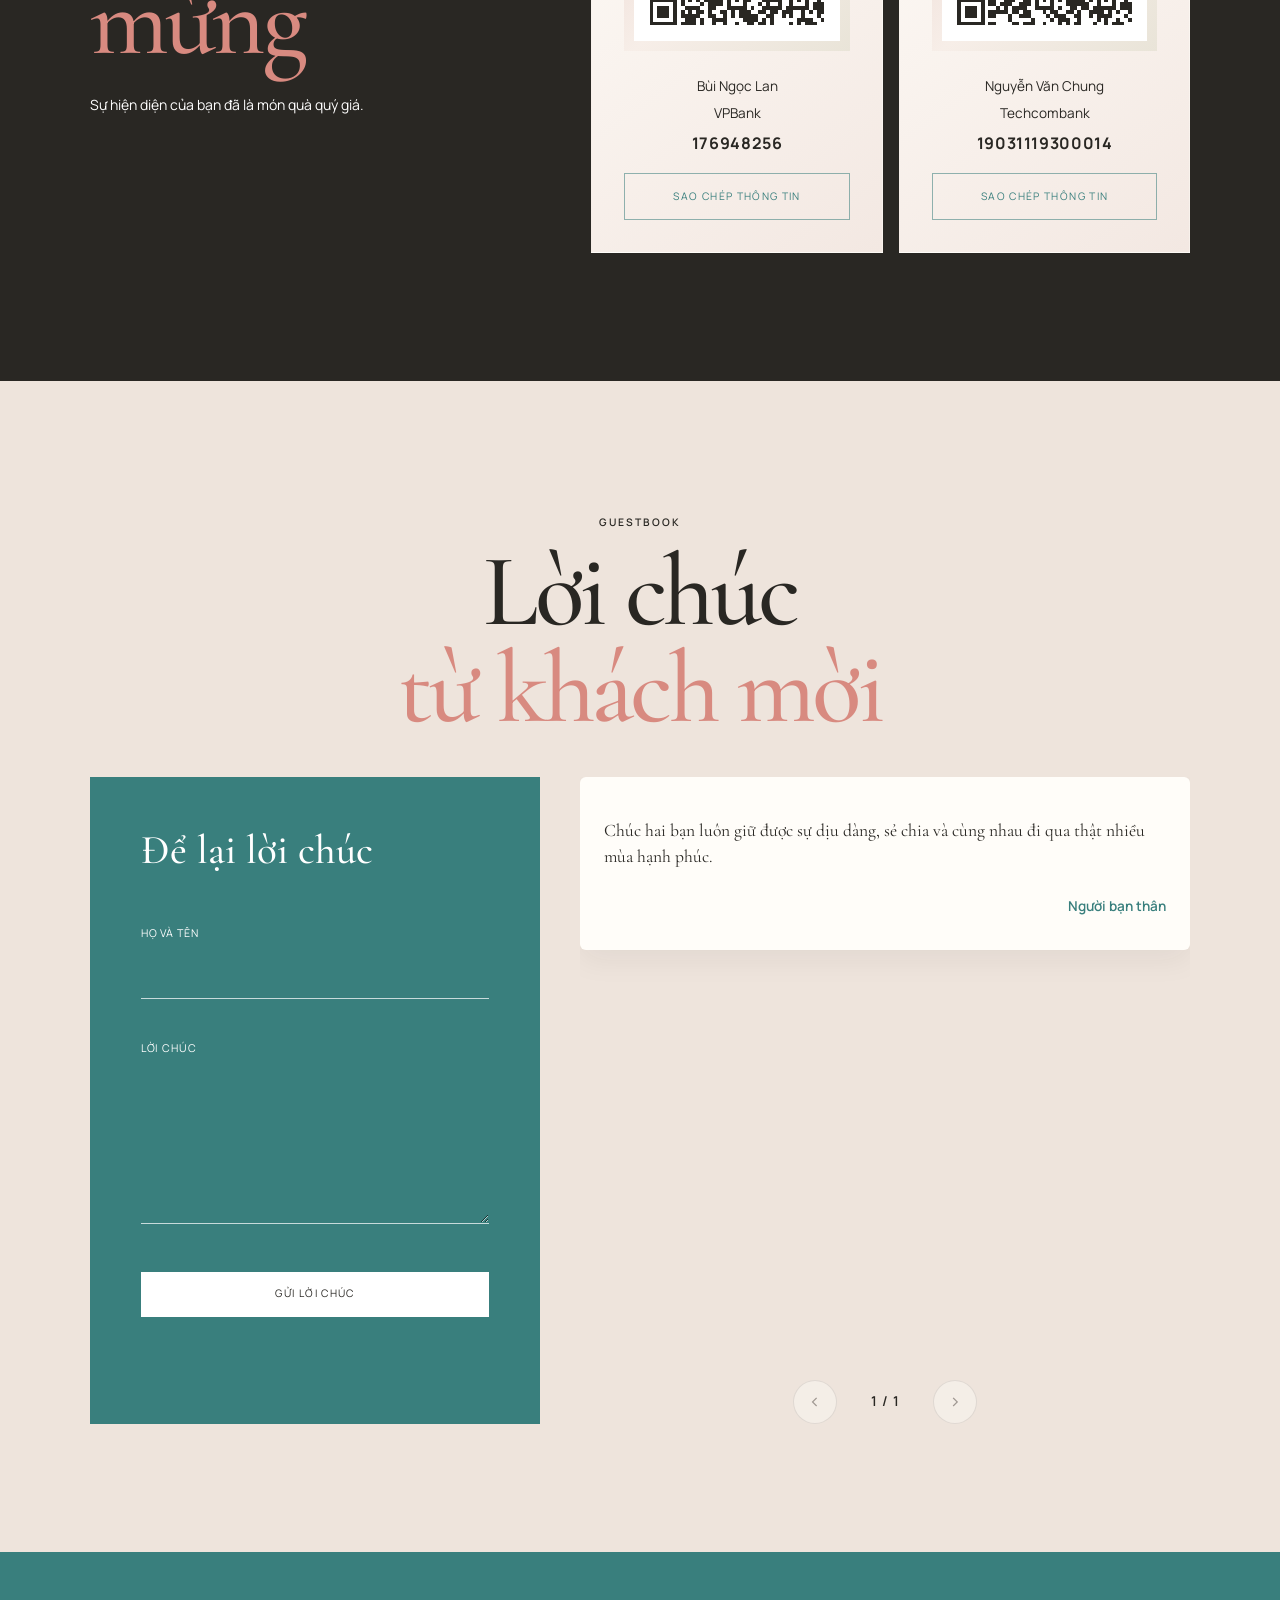
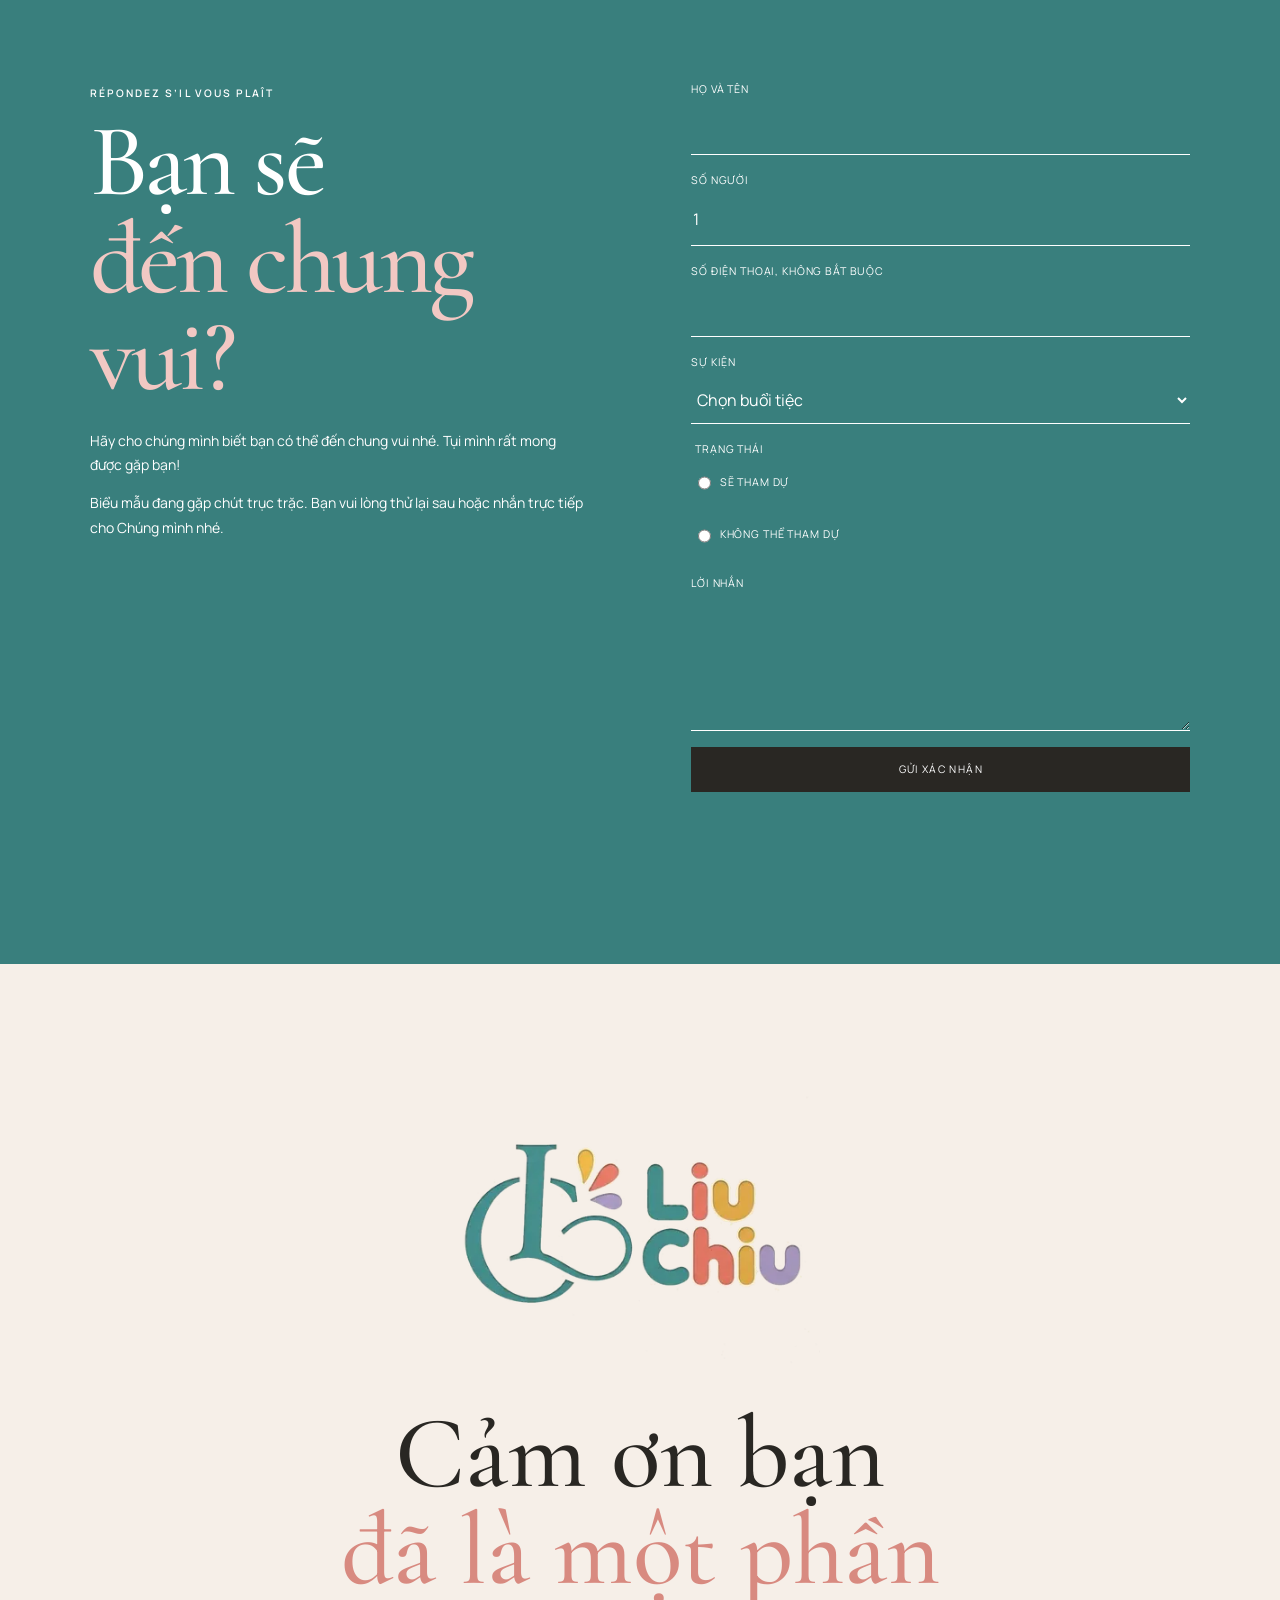
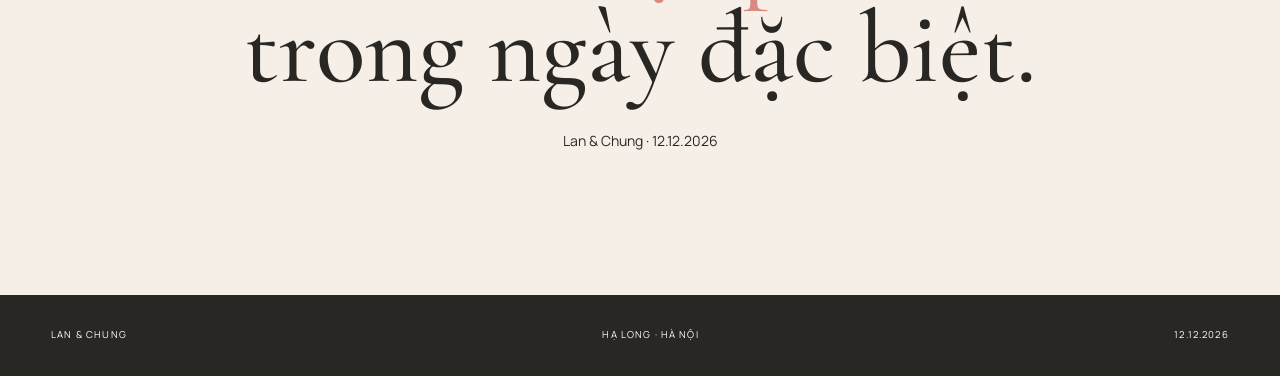
<file: lan-chung-wedding-main/lan-chung-wedding-main/index.html>
<!DOCTYPE html>
<html lang="vi">
<head>
  <meta charset="utf-8"/>
  <meta content="width=device-width, initial-scale=1, viewport-fit=cover" name="viewport"/>
  <meta content="#f6efe8" name="theme-color"/>
  <meta content="Thiệp cưới Lan và Chung, ngày 12 tháng 12 năm 2026" name="description"/>
  <title>Lan & Chung | 12.12.2026</title>
  <!-- Replace the placeholder domain in these URLs with the deployed HTTPS website URL. -->
  <link href="https://lan-chung-wedding.netlify.app/" rel="canonical"/>
  <meta content="website" property="og:type"/>
  <meta content="vi_VN" property="og:locale"/>
  <meta content="Lan &amp; Chung" property="og:site_name"/>
  <meta content="Lan &amp; Chung | 12.12.2026" property="og:title"/>
  <meta content="Lan và Chung trân trọng mời bạn cùng hiện diện trong ngày khởi đầu hành trình mới — 12.12.2026." property="og:description"/>
  <meta content="https://lan-chung-wedding.netlify.app/" property="og:url"/>
  <meta content="https://lan-chung-wedding.netlify.app/assets/images/hero.webp" property="og:image"/>
  <meta content="Lan và Chung trong ngày cưới" property="og:image:alt"/>
  <meta content="image/webp" property="og:image:type"/>
  <meta content="summary_large_image" name="twitter:card"/>
  <meta content="Lan &amp; Chung | 12.12.2026" name="twitter:title"/>
  <meta content="Lan và Chung trân trọng mời bạn cùng hiện diện trong ngày khởi đầu hành trình mới — 12.12.2026." name="twitter:description"/>
  <meta content="https://lan-chung-wedding.netlify.app/assets/images/hero.webp" name="twitter:image"/>

  <link href="https://fonts.googleapis.com" rel="preconnect"/>
  <link crossorigin="" href="https://fonts.gstatic.com" rel="preconnect"/>
  <link href="https://fonts.googleapis.com/css2?family=Cormorant+Garamond:wght@400;500;600&family=Manrope:wght@300;400;500;600&display=swap&subset=vietnamese" rel="stylesheet"/>
  <link href="style.css" rel="stylesheet"/>
  
  <script defer="" src="config.js"></script>
  <script defer="" src="main.js"></script>
  <script defer="" src="wishes-slider.js"></script>
</head>

<body class="locked">
  <a class="skip" href="#main">Đi đến nội dung chính</a>

  <!-- Trang bìa mở thiệp (Cover) -->
  <div class="cover" id="cover">
    <div class="cover-card">
      <span class="eyebrow">Wedding invitation</span>
      <picture>
        <source media="(min-width: 1024px)" srcset="assets/images/logo_liu_chiu_desktop.webp"/>
        <source media="(min-width: 768px)" srcset="assets/images/logo_liu_chiu_tablet.webp"/>
        <img alt="Logo Liu Chiu" src="assets/images/logo_liu_chiu_mobile.webp"/>
      </picture>
      <h1>Lan <i>&</i> Chung</h1>
      <p>12 · 12 · 2026</p>
      <button class="btn dark" id="open">Mở thiệp</button>
    </div>
  </div>

  <!-- Thanh điều hướng Header -->
  <header>
    <a class="brand" href="#hero">
      <picture>
        <source media="(min-width: 1024px)" srcset="assets/images/logo_liu_chiu_desktop.webp"/>
        <source media="(min-width: 768px)" srcset="assets/images/logo_liu_chiu_tablet.webp"/>
        <img alt="Logo Liu Chiu" src="assets/images/logo_liu_chiu_mobile.webp"/>
      </picture>
    </a>
    <button aria-expanded="false" class="menu" id="menu" type="button">Menu</button>
    <nav id="nav">
      <a href="#story">Câu chuyện</a>
      <a href="#gallery">Album</a>
      <a href="#events">Lễ cưới</a>
      <a href="#wishes">Lời chúc</a>
      <a href="#rsvp">RSVP</a>
    </nav>
    <button class="share" id="share">Chia sẻ</button>
  </header>

  <!-- Nội dung chính -->
  <main id="main">
    <!-- 1. Section Hero (Bìa chính) -->
    <section class="hero" id="hero">
      <figure>
        <picture>
          <source media="(max-width: 768px)" srcset="assets/images/hero-mobile.webp"/>
          <img alt="Hai người trong trang phục cưới chụp ảnh trước thác nước và hoa trắng" fetchpriority="high" height="1448" src="assets/images/hero.webp" width="1086"/>
        </picture>
      </figure>
      <div class="hero-copy reveal">
        <span class="eyebrow">The wedding edit · Volume 01</span>
        <h2>Lan <i>&</i><br/>Chung</h2>
        <div class="date">
          <span>Thứ Bảy</span>
          <b>12.12</b>
          <span>2026</span>
        </div>
        <p>Bùi Ngọc Lan và Nguyễn Văn Chung trân trọng mời bạn cùng hiện diện trong ngày khởi đầu hành trình mới.</p>
      </div>
    </section>

    <!-- 2. Section Story (Câu chuyện tình yêu) -->
    <section class="section" id="story">
      <div class="heading reveal">
        <span class="eyebrow">Chapter one</span>
        <h2>Câu chuyện <em>của chúng mình</em></h2>
        <!-- <p>Nội dung mẫu để hoàn thiện bố cục. Hãy thay bằng câu chuyện thật của Lan và Chung.</p> -->
      </div>
      <div class="story">
        <figure class="reveal">
          <p>“Giữa hàng triệu cuộc gặp gỡ, chúng mình đã chọn ở lại bên nhau.”</p>
          <img alt="Cô dâu trong chiếc váy cưới ren với đuôi váy dài giữa khu vườn" loading="lazy" src="assets/images/Bride-with-Lace-Train.png"/>
        </figure>
        <div class="timeline">
          <article class="reveal">
            <b>01</b>
            <time>Tháng 8/2022</time>
            <h3>Lần đầu gặp gỡ</h3>
            <p>Có lẽ duyên phận bắt đầu từ những điều giản dị nhất.<br>
            Từ ngày cùng làm việc tại một công ty, chúng mình quen biết, trở thành bạn bè và bắt đầu một câu chuyện mà khi ấy, chẳng ai ngờ sẽ đặc biệt đến vậy.</p>
            <!-- <small>Nội dung mẫu, cần thay bằng kỷ niệm thật.</small> -->
          </article>
          <article class="reveal">
            <b>02</b>
            <time>Tháng 01/2026</time>
            <h3>Ngày mình có nhau</h3>
            <p>Từ những câu chuyện nhỏ, những lần gặp gỡ và những chuyến đi, chúng mình dần tìm thấy sự đồng điệu. Từ tình bạn, chúng mình trở thành người thương, cùng sẻ chia, trưởng thành và trở thành một phần trong cuộc sống của nhau.</p>
            <!-- <small>Nội dung mẫu, cần thay bằng ngày bắt đầu yêu.</small> -->
          </article>
          <article class="reveal">
            <b>03</b>
            <time>12/12/2026</time>
            <h3>Lời hẹn trọn đời</h3>
            <p>Sau những tháng ngày yêu thương và đồng hành, chúng mình chọn nắm tay nhau đi hết chặng đường phía trước. Ngày <strong class="story-date">12.12.2026</strong>, tình yêu viết tiếp chương mới — mang tên Gia đình.</p>
            <!-- <small>Nội dung mẫu, cần thay bằng chuyện cầu hôn.</small> -->
          </article>
        </div>
      </div>
    </section>

    <!-- 3. Section Gallery (Album ảnh) -->
    <section class="section gallery" id="gallery">
      <div class="heading center reveal">
        <span class="eyebrow">Selected moments</span>
        <h2>Wedding <em>Gallery</em></h2>
      </div>
      <div class="photos">
        <button class="photo reveal" data-img="assets/images/CD-CR.png">
          <img alt="Lan và Chung trong bộ ảnh cưới giữa khu vườn hoa trắng" loading="lazy" src="assets/images/CD-CR.png"/>
        </button>
        <button class="photo reveal" data-img="assets/images/Bride-with-Lace-Train.png">
          <img alt="Cô dâu trong chiếc váy cưới ren với đuôi váy dài" loading="lazy" src="assets/images/Bride-with-Lace-Train.png"/>
        </button>
        <button class="photo reveal" data-img="assets/images/CR.png">
          <img alt="Cô dâu thử chiếc váy cưới ren bồng bềnh" loading="lazy" src="assets/images/CR.png"/>
        </button>
        <button class="photo reveal" data-img="assets/images/26.jpg">
          <img alt="Lan và Chung khoe nhẫn đính hôn bên thác nước" loading="lazy" src="assets/images/26.jpg"/>
        </button>
        <button class="photo reveal" data-img="assets/images/24.jpg">
          <img alt="Lan và Chung chụp ảnh bên thác nước" loading="lazy" src="assets/images/24.jpg"/>
        </button>
        <button class="photo reveal" data-img="assets/images/18.jpg">
          <img alt="Khoảnh khắc tình cảm của Lan và Chung trong chuyến đi" loading="lazy" src="assets/images/18.jpg"/>
        </button>
        <button class="photo reveal" data-img="assets/images/21.jpg">
          <img alt="Lan và Chung bên dòng thác giữa thiên nhiên" loading="lazy" src="assets/images/21.jpg"/>
        </button>
        <button class="photo reveal" data-img="assets/images/22.jpg">
          <img alt="Một khoảnh khắc vui vẻ trong chuyến đi của Lan và Chung" loading="lazy" src="assets/images/22.jpg"/>
        </button>
        <button class="photo reveal" data-img="assets/images/23.jpg">
          <img alt="Lan và Chung cùng ngắm cảnh trong chuyến đi" loading="lazy" src="assets/images/23.jpg"/>
        </button>
      </div>
    </section>

    <!-- 4. Section Countdown (Đếm ngược) -->
    <section class="count reveal">
      <span class="eyebrow">Until our day</span>
      <h2>Đếm từng khoảnh khắc</h2>
      <div class="count-grid">
        <div><b id="days">0</b><span>Ngày</span></div>
        <div><b id="hours">00</b><span>Giờ</span></div>
        <div><b id="mins">00</b><span>Phút</span></div>
        <div><b id="secs">00</b><span>Giây</span></div>
      </div>
      <p id="countMsg">Hẹn gặp bạn vào ngày 12 tháng 12 năm 2026.</p>
    </section>

    <!-- 5. Section Calendar (Lịch tháng) -->
    <section class="section calendar-section">
      <div class="heading reveal">
        <span class="eyebrow">Save the date</span>
        <h2>December <em>2026</em></h2>
        <div class="actions">
          <button class="btn outline" data-ics="bride">Lưu tiệc nhà gái</button>
          <button class="btn outline" data-ics="groom">Lưu tiệc nhà trai</button>
        </div>
      </div>
      <div class="calendar reveal">
        <div class="week"><b>T2</b><b>T3</b><b>T4</b><b>T5</b><b>T6</b><b>T7</b><b>CN</b></div>
        <div class="days" id="cal"></div>
      </div>
    </section>

    <!-- 6. Section Events (Thông tin tiệc cưới) -->
    <section class="section events" id="events">
      <div class="heading center reveal">
        <span class="eyebrow">Wedding events</span>
        <h2>Trân trọng <em>kính mời</em></h2>
      </div>
      <div class="event-grid">
        <article class="event reveal">
          <span>01</span>
          <div class="eyebrow">Tiệc nhà gái</div>
          <h3>SeaBay<br/>Hạ Long</h3>
          <div class="event-date">
            <b>10:30</b>
            <p>Thứ Bảy<br/>12.12.2026</p>
          </div>
          <address>
            <strong>Trung tâm tiệc cưới SeaBay Hạ Long</strong><br/>
            X232+7MW, Bãi Cháy, Quảng Ninh.
          </address>
          <div class="links">
            <a href="https://www.google.com/maps/search/?api=1&query=X232%2B7MW%2C+B%C3%A3i+Ch%C3%A1y%2C+Qu%E1%BA%A3ng+Ninh" rel="noopener" target="_blank">Bản đồ ↗</a>
            <button data-copy="X232+7MW, Bãi Cháy, Quảng Ninh">Sao chép</button>
            <button data-select="Tiệc nhà gái">RSVP</button>
          </div>
        </article>
        <article class="event rose reveal">
          <span>02</span>
          <div class="eyebrow">Tiệc nhà trai</div>
          <h3>Tư gia<br/>nhà trai</h3>
          <div class="event-date">
            <b>17:00</b>
            <p>Thứ Bảy<br/>12.12.2026</p>
          </div>
          <address>
            <strong>Tại tư gia</strong><br/>
            Số 8, ngõ 3, đường Văn Hoá, Khối 8 (Xóm Đồng)<br/>
            Sóc Sơn, Hà Nội.
          </address>
          <div class="links">
            <a href="https://www.google.com/maps/search/?api=1&query=S%E1%BB%91+8%2C+ng%C3%B5+3%2C+%C4%91%C6%B0%E1%BB%9Dng+V%C4%83n+Ho%C3%A1%2C+Kh%E1%BB%91i+8%2C+S%C3%B3c+S%C6%A1n%2C+H%C3%A0+N%E1%BB%99i" rel="noopener" target="_blank">Bản đồ ↗</a>
            <button data-copy="Số 8, ngõ 3, đường Văn Hoá, Khối 8 (Xóm Đồng), Sóc Sơn, Hà Nội">Sao chép</button>
            <button data-select="Tiệc nhà trai">RSVP</button>
          </div>
        </article>
      </div>
    </section>

    <!-- 7. Section Family (Thông tin hai nhà) -->
    <section class="section family reveal">
      <span class="eyebrow">Together with our families</span>
      <h2>Gia đình hai bên</h2>
      <div class="family-groups">
        <article class="family-card">
          <small>Nhà gái</small>
          <p>
            <span>Ông <b>Bùi Văn Thái</b></span>
            <span>Bà <b>Nguyễn Thị Hà</b></span>
          </p>
        </article>
        <picture class="family-emblem">
          <source media="(min-width: 1024px)" srcset="assets/images/logo_liu_chiu_desktop.webp"/>
          <source media="(min-width: 768px)" srcset="assets/images/logo_liu_chiu_tablet.webp"/>
          <img alt="Logo Liu Chiu" loading="lazy" src="assets/images/logo_liu_chiu_mobile.webp"/>
        </picture>
        <article class="family-card">
          <small>Nhà trai</small>
          <p>
            <span>Ông <b>Nguyễn Văn Năng</b></span>
            <span>Bà <b>Nguyễn Thị Cầm</b></span>
          </p>
        </article>
      </div>
    </section>

    <!-- 8. Section Gift (Mừng cưới / QR) -->
    <section class="section gift">
      <div class="heading reveal">
        <span class="eyebrow">A little blessing</span>
        <h2>Gửi lời <em>chúc mừng</em></h2>
        <p>Sự hiện diện của bạn đã là món quà quý giá.</p>
      </div>
      <div class="gift-grid">
        <article class="reveal">
          <small>Mừng cưới cô dâu</small>
          <div class="qr-frame">
            <img alt="Mã QR chuyển khoản VPBank cho cô dâu" class="qr" height="240" loading="lazy" src="assets/images/qr-bride.svg" width="240"/>
          </div>
          <p class="bank-info"><span>Bùi Ngọc Lan</span><span>VPBank</span><strong>176948256</strong></p>
          <button class="btn outline copy-account" data-copy="VPBank - 176948256 - BUI NGOC LAN" data-copy-message="Đã sao chép thông tin tài khoản cô dâu" type="button">Sao chép thông tin</button>
        </article>
        <article class="reveal">
          <small>Mừng cưới chú rể</small>
          <div class="qr-frame">
            <img alt="Mã QR chuyển khoản Techcombank cho chú rể" class="qr" height="240" loading="lazy" src="assets/images/qr-groom.svg" width="240"/>
          </div>
          <p class="bank-info"><span>Nguyễn Văn Chung</span><span>Techcombank</span><strong>19031119300014</strong></p>
          <button class="btn outline copy-account" data-copy="Techcombank - 19031119300014 - NGUYEN VAN CHUNG" data-copy-message="Đã sao chép thông tin tài khoản chú rể" type="button">Sao chép thông tin</button>
        </article>
      </div>
    </section>

    <!-- 9. Section Wishes (Tường lời chúc) -->
    <section class="section wishes" id="wishes">
      <div class="heading center reveal">
        <span class="eyebrow">Guestbook</span>
        <h2>Lời chúc <em>từ khách mời</em></h2>
      </div>
      <div class="wish-layout wish-layout--form-first">
        <!-- Form để lại lời chúc -->
        <form id="wishForm">
          <h3>Để lại lời chúc</h3>
          <label>Họ và tên
            <input autocomplete="name" maxlength="80" name="guestName" required=""/>
          </label>
          <label>Lời chúc
            <textarea maxlength="500" name="wish" required="" rows="5"></textarea>
          </label>
          <button class="btn dark" type="submit">Gửi lời chúc</button>
          <p aria-live="polite" id="wishStatus" role="status"></p>
        </form>

        <!-- Khung chứa slider lời chúc và thanh điều hướng nút bấm -->
        <div class="wish-slider-wrapper">
          <div aria-label="Danh sách lời chúc từ khách mời" aria-live="off" id="wishList" class="wish-slider">
            <article class="wish">
              <small>Mẫu</small>
              <blockquote>Chúc hai bạn luôn giữ được sự dịu dàng, sẻ chia và cùng nhau đi qua thật nhiều mùa hạnh phúc.</blockquote>
              <p>Người bạn thân</p>
            </article>
          </div>

          <!-- Thanh điều khiển Slider (Nút qua/lại & số thứ tự) -->
          <div class="wish-slider-controls" id="wishSliderControls">
            <button id="prevWish" aria-label="Lời chúc trước" type="button">‹</button>
            <span id="wishCounter" class="wish-slider-counter">1 / 1</span>
            <button id="nextWish" aria-label="Lời chúc tiếp theo" type="button">›</button>
          </div>
        </div>
      </div>
    </section>

    <!-- 10. Section RSVP (Xác nhận tham dự) -->
    <section class="section rsvp" id="rsvp">
      <div class="heading reveal">
        <span class="eyebrow">Répondez s’il vous plaît</span>
        <h2>Bạn sẽ <em>đến chung vui?</em></h2>
        <p>Hãy cho chúng mình biết bạn có thể đến chung vui nhé. Tụi mình rất mong được gặp bạn!</p>
        <p id="backendState" role="status">Tụi mình đang chuẩn bị biểu mẫu một chút nhé…</p>
      </div>
      <form id="rsvpForm">
        <label>Họ và tên
          <input maxlength="80" name="name" required=""/>
        </label>
        <label>Số người
          <input max="20" min="1" name="guests" required="" type="number" value="1"/>
        </label>
        <label>Số điện thoại, không bắt buộc
          <input autocomplete="tel" maxlength="30" name="phone" type="tel"/>
        </label>
        <label>Sự kiện
          <select name="event" required="">
            <option value="">Chọn buổi tiệc</option>
            <option>Tiệc nhà gái</option>
            <option>Tiệc nhà trai</option>
            <option>Cả hai buổi tiệc</option>
          </select>
        </label>
        <fieldset>
          <legend>Trạng thái</legend>
          <label><input name="attendance" required="" type="radio" value="Sẽ tham dự"/> Sẽ tham dự</label>
          <label><input name="attendance" type="radio" value="Không thể tham dự"/> Không thể tham dự</label>
        </fieldset>
        <label>Lời nhắn
          <textarea maxlength="500" name="message" rows="4"></textarea>
        </label>
        <button class="btn dark">Gửi xác nhận</button>
        <p id="rsvpStatus" role="status"></p>
      </form>
    </section>

    <!-- 11. Section Closing (Lời cảm ơn) -->
    <section class="closing reveal">
      <picture>
        <source media="(min-width: 1024px)" srcset="assets/images/logo_liu_chiu_desktop.webp"/>
        <source media="(min-width: 768px)" srcset="assets/images/logo_liu_chiu_tablet.webp"/>
        <img alt="Logo Liu Chiu" loading="lazy" src="assets/images/logo_liu_chiu_mobile.webp"/>
      </picture>
      <h2>Cảm ơn bạn <em>đã là một phần</em> trong ngày đặc biệt.</h2>
      <p>Lan & Chung · 12.12.2026</p>
    </section>
  </main>

  <!-- Footer -->
  <footer>
    <span>LAN & CHUNG</span>
    <span>Hạ Long · Hà Nội</span>
    <span>12.12.2026</span>
  </footer>

  <!-- Các thành phần bổ trợ UI/UX -->
  <button aria-label="Phát nhạc nền Hơn Cả Yêu" aria-pressed="false" class="music" id="music" type="button">
    <span aria-hidden="true">♫</span>
    <span class="music-label">Nghe nhạc</span>
  </button>
  <div aria-hidden="true" class="music-audio-player" id="musicPlayer"></div>
  <div class="toast" id="toast"></div>
  <div aria-label="Ảnh phóng lớn" aria-modal="true" class="lightbox" hidden="" id="lightbox" role="dialog">
    <button aria-label="Đóng ảnh phóng lớn" id="close" type="button">×</button>
    <img alt="Ảnh phóng lớn" id="lightImg"/>
  </div>
</body>
</html>
</file>
<file: style.css>
/* ==========================================
   1. CẤU HÌNH GỐC & BIẾN MÀU (CSS VARIABLES)
   ========================================== */
:root {
  --cream: #f6efe8;
  --paper: #fffdf9;
  --ink: #292723;
  --green: #397f7d;
  --rose: #d88a80;
  --pink: #deb6b4;
  --gold: #e9ad32;
  --line: rgba(41, 39, 35, .17);
  --serif: 'Cormorant Garamond', 'Times New Roman', serif;
  --sans: 'Manrope', Arial, sans-serif;
}

* {
  box-sizing: border-box;
}

html {
  scroll-behavior: smooth;
  overflow-x: hidden;
}

body {
  margin: 0;
  overflow-wrap: anywhere;
  color: var(--ink);
  background: var(--paper);
  font: clamp(14px, 1.05vw, 16px)/1.72 var(--sans);
  overflow-x: hidden;
}

body.locked {
  overflow: hidden;
}

body.lightbox-open {
  overflow: hidden;
}

section[id] {
  scroll-margin-top: 92px;
}

img {
  max-width: 100%;
}

button, input, select, textarea {
  font: inherit;
  color: inherit;
}

/* Truy cập nhanh cho Screen Reader */
.skip {
  position: absolute;
  left: -9999px;
}
.skip:focus {
  left: 1rem;
  top: 1rem;
  z-index: 2000;
  background: #fff;
  padding: 1rem;
}

a {
  color: inherit;
}

.eyebrow {
  text-transform: uppercase;
  letter-spacing: .2em;
  font-size: .65rem;
  font-weight: 600;
}


/* ==========================================
   2. TRANG BÌA (COVER OVERLAY)
   ========================================== */
.cover {
  position: fixed;
  inset: 0;
  z-index: 1000;
  display: grid;
  place-items: center;
  background: var(--cream);
  background-image:
    linear-gradient(rgba(246, 239, 232, .2), rgba(246, 239, 232, .2)),
    url("assets/images/cover-floral.svg");
  background-repeat: no-repeat;
  background-position: center;
  background-size: auto, 100% 100%;
  padding: max(1rem, env(safe-area-inset-top)) max(1rem, env(safe-area-inset-right)) max(1rem, env(safe-area-inset-bottom)) max(1rem, env(safe-area-inset-left));
  transition: .6s;
  overflow: hidden;
  isolation: isolate;
}

.cover.open {
  opacity: 0;
  visibility: hidden;
}

.cover-card {
  position: relative;
  width: min(92vw, 1760px);
  height: min(92svh, 920px);
  max-height: none;
  overflow: visible;
  display: flex;
  flex-direction: column;
  justify-content: center;
  align-items: center;
  gap: clamp(.35rem, 1.15vh, 1rem);
  padding: clamp(1rem, 2.5vw, 3rem);
  background: transparent;
  text-align: center;
}

.cover-card > .eyebrow { order: 0; margin: 0; }
.cover-card > picture { order: 1; display: block; width: min(31vw, 460px); max-height: 34svh; margin: clamp(.2rem, 1vh, .8rem) auto; }
.cover-card > picture img { display: block; width: 100%; max-height: inherit; object-fit: contain; }
.cover-card > h1 { order: 2; font-size: clamp(3.1rem, 7.5vw, 8rem); line-height: .84; white-space: nowrap; margin: clamp(.1rem, .8vh, .6rem) 0; }
.cover-card > p { order: 3; margin: 0; letter-spacing: .32em; }
.cover-card > .btn { order: 4; margin-top: clamp(.3rem, 1.2vh, 1rem); }

@media (max-width: 480px) {
  .cover {
    background-image:
      linear-gradient(rgba(246, 239, 232, .16), rgba(246, 239, 232, .16)),
      url("assets/images/cover-floral-mobile.svg");
  }
}

.cover h1, .hero h2, .heading h2, .count h2, .family h2, .closing h2, h3 {
  font-family: var(--serif);
  font-weight: 500;
  line-height: .95;
}

.cover h1 i, .hero h2 i, .heading em, .closing em {
  font-style: normal;
  color: var(--rose);
}


/* ==========================================
   3. NÚT BẤM (BUTTONS) & HEADER / NAVIGATION
   ========================================== */
.btn {
  min-height: 44px;
  padding: .85rem 1.25rem;
  border: 0;
  text-transform: uppercase;
  letter-spacing: .13em;
  font-size: .65rem;
  cursor: pointer;
}

.dark {
  background: var(--ink);
  color: #fff;
}

.outline {
  background: transparent;
  border: 1px solid currentColor;
}

.btn:disabled {
  opacity: .45;
}

header {
  height: 76px;
  position: sticky;
  top: 0;
  z-index: 100;
  display: flex;
  align-items: center;
  justify-content: space-between;
  padding-left: max(1rem, env(safe-area-inset-left));
  padding-right: max(1rem, env(safe-area-inset-right));
  background: rgba(255, 253, 249, .92);
  backdrop-filter: blur(14px);
  border-bottom: 1px solid var(--line);
}

.brand img {
  display: block;
  width: 78px;
  height: 48px;
  object-fit: contain;
}

nav {
  display: flex;
  gap: clamp(.9rem, 2vw, 1.7rem);
}

nav a, .menu, .share {
  text-decoration: none;
  text-transform: uppercase;
  letter-spacing: .12em;
  font-size: .62rem;
}

.menu, .share {
  border: 0;
  background: none;
  min-height: 44px;
}

.menu {
  display: none;
}


/* ==========================================
   4. CÁC PHẦN NỘI DUNG CHÍNH (SECTIONS)
   ========================================== */
.hero {
  min-height: calc(100svh - 76px);
  display: grid;
  grid-template-columns: minmax(0, 58%) minmax(0, 42%);
  background: var(--cream);
}

.hero figure {
  margin: 0;
  position: relative;
  min-height: 620px;
}

.hero figure img {
  width: 100%;
  height: 100%;
  display: block;
  object-fit: cover;
}

.hero figcaption {
  position: absolute;
  left: 1rem;
  bottom: 1rem;
  background: rgba(255, 255, 255, .9);
  padding: .45rem .7rem;
  font-size: .52rem;
  text-transform: uppercase;
  letter-spacing: .11em;
}

.hero-copy {
  align-self: center;
  padding: clamp(2rem, 6vw, 7rem);
}

.hero h2 {
  font-size: clamp(4.3rem, 10vw, 9rem);
  margin: 1rem 0;
}

.date {
  display: flex;
  align-items: center;
  gap: 1rem;
  border-block: 1px solid var(--line);
  padding: 1rem 0;
  margin: 2rem 0;
  text-transform: uppercase;
  letter-spacing: .12em;
  font-size: .62rem;
}

.date b {
  font: 2rem var(--serif);
}

.section {
  padding: clamp(4.5rem, 10vw, 10rem) max(1.25rem, 7vw);
}

.heading {
  max-width: 960px;
}

.heading h2, .family h2 {
  font-size: clamp(3.2rem, 8vw, 7.5rem);
  letter-spacing: -.035em;
  margin: .6rem 0 1.5rem;
}

.heading em {
  display: block;
}

.center {
  text-align: center;
  margin-inline: auto;
}


/* ==========================================
   5. CÂU CHUYỆN (STORY & TIMELINE)
   ========================================== */
.story {
  display: grid;
  grid-template-columns: minmax(0, .9fr) minmax(0, 1.1fr);
  gap: clamp(3rem, 9vw, 9rem);
  margin-top: 4rem;
}

.story figure {
  margin: 0;
}

.story figure p {
  font: 2rem/1.35 var(--serif);
  color: var(--green);
}

.story figure img {
  width: 100%;
  height: auto;
  object-fit: contain;
}

.timeline {
  border-left: 1px solid var(--line);
  padding-left: clamp(1.4rem, 4vw, 4rem);
}

.timeline article {
  position: relative;
  padding-bottom: 3.4rem;
}

.timeline article > b {
  position: absolute;
  right: 100%;
  margin-right: 1rem;
  font: 3rem var(--serif);
  opacity: .16;
}

.timeline h3 {
  font-size: 2.4rem;
  margin: .6rem 0;
}

.timeline time {
  color: var(--green);
  font-size: .7rem;
}

.timeline small {
  display: block;
  border-left: 2px solid var(--pink);
  padding-left: 1rem;
  color: #666;
}

.story-date {
  display: inline-block;
  padding: .08em .42em;
  border-radius: .2em;
  background: rgba(216, 138, 128, .16);
  color: var(--green);
  font-weight: 600;
  letter-spacing: .035em;
  white-space: nowrap;
}


/* ==========================================
   6. ALBUM ẢNH (GALLERY)
   ========================================== */
.gallery {
  background: var(--cream);
}

.photos {
  columns: 3;
  column-gap: 1rem;
  margin-top: 3rem;
}

.photo {
  display: inline-block;
  width: 100%;
  border: 0;
  padding: 0;
  margin: 0 0 1rem;
  overflow: hidden;
  background: #ddd;
  min-width: 0;
  break-inside: avoid;
}

.photo img {
  width: 100%;
  height: auto;
  display: block;
  object-fit: contain;
  transition: .5s;
}

.photo:hover img {
  transform: none;
}

/* ==========================================
   7. ĐẾM NGƯỢC & LỊCH (COUNTDOWN & CALENDAR)
   ========================================== */
.count {
  text-align: center;
  background: var(--green);
  color: white;
  padding: clamp(5rem, 9vw, 8rem) max(1rem, 4vw);
}

.count h2 {
  font-size: clamp(2.8rem, 6vw, 6rem);
  margin: 1rem;
}

.count-grid {
  display: grid;
  grid-template-columns: repeat(4, minmax(0, 1fr));
  max-width: 1000px;
  margin: 3rem auto;
  gap: clamp(.5rem, 5vw, 5rem);
}

.count-grid div {
  display: grid;
}

.count-grid b {
  font: clamp(2.8rem, 7vw, 7rem)/1 var(--serif);
  font-variant-numeric: tabular-nums;
}

.count-grid span {
  text-transform: uppercase;
  letter-spacing: .12em;
  font-size: .58rem;
}

.calendar-section {
  display: grid;
  grid-template-columns: minmax(0, 1fr) minmax(0, 1.2fr);
  gap: clamp(3rem, 9vw, 9rem);
  align-items: center;
}

.actions {
  display: flex;
  gap: .7rem;
  flex-wrap: wrap;
}

.calendar {
  border: 1px solid var(--line);
  padding: clamp(1rem, 3vw, 3rem);
  min-width: 0;
}

.week, .days {
  display: grid;
  grid-template-columns: repeat(7, minmax(0, 1fr));
  text-align: center;
}

.week {
  font-size: .6rem;
  border-bottom: 1px solid var(--line);
  padding-bottom: .8rem;
}

.days span {
  aspect-ratio: 1;
  display: grid;
  place-items: center;
  font: clamp(.9rem, 2vw, 1.2rem) var(--serif);
}

.days .muted {
  opacity: .25;
}

.days .today {
  background: var(--rose);
  color: white;
  border-radius: 50%;
}


/* ==========================================
   8. SỰ KIỆN & GIA ĐÌNH (EVENTS & FAMILY)
   ========================================== */
.events {
  background: var(--cream);
}

.event-grid {
  display: grid;
  grid-template-columns: repeat(2, minmax(0, 1fr));
  max-width: 1200px;
  margin: 3rem auto 0;
}

.event {
  position: relative;
  padding: clamp(2rem, 5vw, 5rem);
  background: var(--paper);
}

.event.rose {
  background: var(--pink);
}

.event > span {
  position: absolute;
  right: 1.5rem;
  top: 1rem;
  font: 4rem var(--serif);
  opacity: .14;
}

.event h3 {
  font-size: clamp(3rem, 6vw, 5.5rem);
  margin: 1.5rem 0;
}

.event-date {
  display: flex;
  align-items: center;
  gap: 1.5rem;
  border-block: 1px solid var(--line);
  padding: 1rem 0;
  margin-bottom: 1.7rem;
}

.event-date b {
  font: 3rem var(--serif);
}

address {
  font-style: normal;
}

.links {
  display: flex;
  flex-wrap: wrap;
  gap: 1rem;
  margin-top: 2rem;
}

.links a, .links button {
  border: 0;
  background: none;
  padding: .45rem 0;
  text-decoration: underline;
  text-underline-offset: 4px;
  font-size: .65rem;
  text-transform: uppercase;
  letter-spacing: .08em;
}

.family {
  text-align: center;
  position: relative;
  overflow: hidden;
  background: var(--paper);
}

.family > .eyebrow {
  display: block;
  color: var(--ink);
}

.family > h2 {
  max-width: 760px;
  margin: .7rem auto 2.4rem;
  font-size: clamp(3.2rem, 7vw, 5.8rem);
  line-height: .9;
  letter-spacing: -.045em;
}

.family-groups {
  display: grid;
  grid-template-columns: minmax(0, 1fr) auto minmax(0, 1fr);
  gap: clamp(1.5rem, 4vw, 4rem);
  align-items: center;
  max-width: 1080px;
  margin: 0 auto;
}

.family-card {
  min-height: 220px;
  display: flex;
  flex-direction: column;
  justify-content: center;
  padding: clamp(1.5rem, 3vw, 2.75rem) 1rem;
  border-block: 1px solid rgba(41, 39, 35, .16);
  background: transparent;
}

.family-card small {
  width: fit-content;
  margin: 0 auto 1.15rem;
  color: var(--ink);
  font-size: .75rem;
}

.family-card p {
  display: grid;
  gap: .35rem;
  margin: 0;
  font: clamp(1.25rem, 2vw, 1.65rem)/1.5 var(--serif);
}

.family-card b {
  font-weight: 500;
}

.family-emblem {
  position: relative;
  display: grid;
  place-items: center;
  width: clamp(150px, 17vw, 210px);
  min-height: 190px;
}

.family-emblem::before,
.family-emblem::after {
  content: "";
  position: absolute;
  left: 50%;
  width: 1px;
  height: 38px;
  background: linear-gradient(transparent, rgba(41, 39, 35, .2), transparent);
}

.family-emblem::before {
  top: 0;
}

.family-emblem::after {
  bottom: 0;
}

.family-emblem img {
  display: block;
  width: min(100%, 190px);
  filter: drop-shadow(0 8px 18px rgba(41, 39, 35, .08));
}


/* ==========================================
   9. MỪNG CƯỚI & LỜI CHÚC (GIFT & GUESTBOOK V2)
   ========================================== */
.gift {
  background: var(--ink);
  color: white;
  display: grid;
  grid-template-columns: minmax(0, .8fr) minmax(0, 1.2fr);
  gap: clamp(3rem, 8vw, 8rem);
}

.gift-grid {
  display: grid;
  grid-template-columns: repeat(2, minmax(0, 1fr));
  gap: 1rem;
}

.gift-grid article {
  border: 1px solid rgba(255, 253, 249, .18);
  border-top: 2px solid rgba(216, 138, 128, .55);
  background: linear-gradient(145deg, #fffdf9, #f3e8e2);
  color: var(--ink);
  padding: 2rem;
  text-align: center;
}

.gift-grid article > small {
  display: inline-block;
  color: #8d625e;
  letter-spacing: .12em;
  text-transform: uppercase;
}

.qr-frame {
  width: min(100%, 240px);
  margin: 1.5rem auto;
  padding: 10px;
  background: linear-gradient(135deg, #ead5cf, #f7eee8 52%, #e9e4d8);
}

.qr {
  display: block;
  width: 100%;
  aspect-ratio: 1;
  height: auto;
  margin: 0;
  border: 0;
  background: white;
}

.bank-info {
  display: grid;
  gap: .25rem;
  margin: 0;
  font-size: .85rem;
}

.bank-info strong {
  font-size: 1rem;
  letter-spacing: .04em;
}

.copy-account {
  width: 100%;
  margin-top: 1rem;
  border-color: rgba(57, 127, 125, .55);
  color: var(--green);
  transition: background-color .2s, color .2s;
}

.copy-account:hover {
  background: var(--green);
  color: white;
}

/* Guestbook V2: form bên trái, danh sách lời chúc bên phải */
.wishes {
  background: #eee4dc;
}

.wish-layout {
  display: grid;
  grid-template-columns: minmax(0, 1.1fr) minmax(0, .9fr);
  gap: clamp(2rem, 7vw, 7rem);
  margin-top: 3rem;
}

.wish {
  background: white;
  padding: 2rem;
}

.wish blockquote {
  font: 1.5rem/1.4 var(--serif);
  margin: 1.2rem 0;
}

.wish p {
  text-align: right;
}

.wish-layout form, .rsvp form {
  padding: clamp(1.5rem, 4vw, 3rem);
  background: var(--green);
  color: white;
}


/* ==========================================
   10. XÁC NHẬN THAM DỰ (RSVP FORM)
   ========================================== */
.rsvp {
  display: grid;
  grid-template-columns: minmax(0, 1fr) minmax(0, 1fr);
  gap: clamp(3rem, 8vw, 8rem);
  background: var(--green);
  color: white;
}

.rsvp form {
  padding: 0;
}

.rsvp .heading em {
  color: #f2c8c3;
}

form {
  display: grid;
  gap: 1rem;
}

form label, fieldset {
  display: grid;
  gap: .35rem;
  font-size: .67rem;
  text-transform: uppercase;
  letter-spacing: .08em;
}

input, textarea, select {
  width: 100%;
  min-height: 44px;
  background: transparent;
  border: 0;
  border-bottom: 1px solid currentColor;
  padding: .7rem .1rem;
  outline: 0;
  text-transform: none;
  letter-spacing: normal;
  font-size: 16px;
}

select option {
  color: #222;
}

fieldset {
  border: 0;
  padding: 0;
}

fieldset label {
  display: flex;
  align-items: center;
}

fieldset input {
  width: auto;
}


/* ==========================================
   11. PHẦN CUỐI & THÀNH PHẦN PHỤ (FOOTER & UI)
   ========================================== */
.closing {
  text-align: center;
  padding: clamp(6rem, 10vw, 10rem) 1.25rem;
  background: var(--cream);
}

.closing img {
  width: min(360px, 80vw);
}

.closing h2 {
  font-size: clamp(3rem, 8vw, 7rem);
  max-width: 1000px;
  margin: 2rem auto;
}

.closing em {
  display: block;
}

footer {
  display: flex;
  justify-content: space-between;
  gap: 1rem;
  padding: 2rem max(1rem, 4vw) calc(2rem + env(safe-area-inset-bottom));
  background: var(--ink);
  color: white;
  text-transform: uppercase;
  letter-spacing: .12em;
  font-size: .6rem;
}

.music {
  position: fixed;
  right: max(1rem, env(safe-area-inset-right));
  bottom: max(1rem, env(safe-area-inset-bottom));
  z-index: 90;
  isolation: isolate;
  display: inline-flex;
  align-items: center;
  justify-content: center;
  gap: .45rem;
  min-width: 56px;
  height: 56px;
  padding: 0 1rem;
  border-radius: 999px;
  border: 1px solid var(--line);
  background: rgba(255, 255, 255, .92);
  cursor: pointer;
  box-shadow: 0 8px 24px rgba(41, 39, 35, .1);
  overflow: visible;
}

.music > span:first-child {
  position: relative;
  z-index: 1;
  font-size: 1.15rem;
}

.music-label {
  position: relative;
  z-index: 1;
  font-size: .68rem;
}

.music.is-open > span:first-child {
  animation: music-note 1.1s ease-in-out infinite;
}

@keyframes music-note {
  0%, 100% { transform: rotate(-8deg) translateY(0); }
  50% { transform: rotate(10deg) translateY(-2px); }
}

.music.is-open {
  animation: music-button-sway 1.1s ease-in-out infinite;
}

.music.is-open::before,
.music.is-open::after {
  position: absolute;
  z-index: -1;
  color: var(--green);
  font-family: var(--serif);
  line-height: 1;
  pointer-events: none;
  animation: music-note-float 1.8s ease-out infinite;
}

.music.is-open::before {
  content: "♪";
  top: -13px;
  left: 8px;
  font-size: 1.2rem;
}

.music.is-open::after {
  content: "♫";
  top: -18px;
  right: 7px;
  color: var(--rose);
  font-size: 1.35rem;
  animation-delay: .9s;
}

@keyframes music-button-sway {
  0%, 100% { transform: rotate(-3deg) translateY(0); }
  50% { transform: rotate(3deg) translateY(-3px); }
}

@keyframes music-note-float {
  0% { opacity: 0; transform: translate(0, 8px) scale(.8); }
  20% { opacity: 1; }
  100% { opacity: 0; transform: translate(10px, -25px) scale(1.12); }
}

@media (prefers-reduced-motion: reduce) {
  .music.is-open,
  .music.is-open > span:first-child,
  .music.is-open::before,
  .music.is-open::after {
    animation: none;
  }
}

.music-audio-player {
  position: fixed;
  left: -220px;
  bottom: 0;
  width: 200px;
  height: 200px;
  overflow: hidden;
  opacity: 0;
  pointer-events: none;
}

.toast {
  position: fixed;
  left: 50%;
  bottom: calc(2rem + env(safe-area-inset-bottom));
  z-index: 1200;
  transform: translate(-50%, 20px);
  opacity: 0;
  background: var(--ink);
  color: white;
  padding: .7rem 1rem;
  transition: .25s;
  max-width: calc(100vw - 2rem);
  text-align: center;
}

.toast.show {
  opacity: 1;
  transform: translate(-50%, 0);
}

.lightbox {
  position: fixed;
  inset: 0;
  z-index: 1100;
  background: rgba(20, 20, 18, .95);
  display: grid;
  place-items: center;
  padding: 4vw;
}

.lightbox[hidden] {
  display: none;
}

.lightbox img {
  max-width: 92vw;
  max-height: 82vh;
  object-fit: contain;
}

.lightbox button {
  position: absolute;
  right: max(1rem, env(safe-area-inset-right));
  top: max(1rem, env(safe-area-inset-top));
  display: grid;
  place-items: center;
  width: 48px;
  height: 48px;
  border: 0;
  padding: 0;
  background: none;
  color: white;
  font-size: 3rem;
  line-height: 1;
  cursor: pointer;
}

.reveal {
  opacity: 0;
  transform: translateY(24px);
  transition: .7s;
}

.reveal.visible {
  opacity: 1;
  transform: none;
}

:focus-visible {
  outline: 3px solid var(--gold);
  outline-offset: 3px;
}


/* ==========================================
   12. MEDIA QUERIES & RESPONSIVE DESIGN
   ========================================== */
@media(max-width: 1024px) {
  nav { gap: .8rem; }
  .hero figure { min-height: 560px; }
  .event h3 { font-size: 4.4rem; }
  .gift { grid-template-columns: 1fr; }
  .gift-grid { max-width: 760px; }
  .story { gap: 3rem; }
  .photos { columns: 2; }
}

@media(max-width: 768px) {
  .menu { display: block; }
  nav {
    display: none;
    position: absolute;
    top: 76px;
    left: 0;
    right: 0;
    background: var(--paper);
    padding: 1rem;
    flex-direction: column;
    text-align: center;
    box-shadow: 0 12px 22px rgba(0, 0, 0, .08);
  }
  nav.open { display: flex; }
  .share { display: none; }
  .hero { grid-template-columns: 1fr; }
  .hero figure { min-height: 56svh; }
  .hero-copy { padding: 4rem max(1.25rem, 7vw); }
  .story, .calendar-section, .gift, .rsvp, .wish-layout { grid-template-columns: 1fr; }
  .event-grid { grid-template-columns: 1fr; }
  .family-groups {
    grid-template-columns: 1fr;
    gap: 1rem;
    max-width: 480px;
  }
  .family-card { min-height: 0; padding: 1.5rem .75rem; }
  .family-emblem {
    width: 100%;
    min-height: 110px;
    order: 2;
  }
  .family-emblem::before,
  .family-emblem::after {
    top: 50%;
    bottom: auto;
    width: min(24vw, 100px);
    height: 1px;
    background: linear-gradient(90deg, transparent, rgba(41, 39, 35, .2), transparent);
  }
  .family-emblem::before { left: 8%; }
  .family-emblem::after { left: auto; right: 8%; }
  .family-emblem img { width: 145px; }
  .family-card + .family-emblem + .family-card { order: 3; }
  .gift-grid { grid-template-columns: repeat(2, minmax(0, 1fr)); }
  .count-grid { gap: .6rem; }
  .timeline article > b { display: none; }
}

@media(max-width: 480px) {
  header { height: 68px; }
  section[id] { scroll-margin-top: 84px; }
  .brand img { width: 64px; height: 42px; }
  nav { top: 68px; }
  .cover-card { padding: 1.25rem; }
  .hero { min-height: auto; }
  .hero figure { min-height: 50svh; }
  .hero-copy { padding: 3rem 1.25rem; }
  .hero h2 { font-size: clamp(4rem, 22vw, 6rem); }
  .date { justify-content: center; gap: .6rem; }
  .section { padding: 4.5rem 1.1rem; }
  .heading h2, .family h2 { font-size: clamp(3rem, 17vw, 4.8rem); }
  .photos { columns: 1; column-gap: 0; }
  .count { padding-inline: .55rem; }
  .count h2 { font-size: 2.5rem; }
  .count-grid b { font-size: clamp(2.1rem, 12vw, 3rem); }
  .count-grid span { font-size: .55rem; }
  .calendar { padding: .7rem; }
  .days span { font-size: .9rem; }
  .event { padding: 3rem 1.15rem; }
  .event h3 { font-size: 3.7rem; }
  .event-date { gap: 1rem; }
  .event-date b { font-size: 2.6rem; }
  .links { flex-direction: column; align-items: flex-start; }
  .gift-grid { grid-template-columns: 1fr; }
  .family > h2 { font-size: clamp(3rem, 15vw, 4.4rem); }
  .music-label { display: none; }
  .music { width: 48px; min-width: 48px; height: 48px; padding: 0; }
  .toast { bottom: calc(5rem + env(safe-area-inset-bottom)); }
  form label, fieldset { font-size: .72rem; }
  footer { flex-direction: column; text-align: center; padding-bottom: 5rem; }
}

@media(max-width: 360px) {
  .eyebrow { letter-spacing: .14em; }
  .count-grid b { font-size: 2rem; }
  .count-grid span { font-size: .5rem; }
  .event h3 { font-size: 3.2rem; }
  .date span { font-size: .54rem; }
  .date b { font-size: 1.7rem; }
}

@media(orientation: landscape) and (max-height: 520px) {
  .cover-card {
    display: grid;
    grid-template-columns: 1fr 1fr;
    align-items: center;
    gap: .25rem 1rem;
    padding: 1rem;
  }
  .cover-card img { grid-row: 1/6; width: min(300px, 42vw); }
  .cover-card h1 { font-size: 3rem; }
  .hero figure { min-height: 90svh; }
}

@media(prefers-reduced-motion: reduce) {
  *, *:before, *:after {
    scroll-behavior: auto !important;
    animation: none !important;
    transition: none !important;
  }
  .reveal { opacity: 1; transform: none; }
}


/* ==========================================
   13. TÙY CHỈNH RIÊNG V4.1 - V4.2 (HERO & COVER)
   ========================================== */
.hero figure picture { display: block; width: 100%; height: 100%; }
.hero figure picture img { width: 100%; height: 100%; object-fit: cover; object-position: center 38%; }

@media(max-width: 768px) {
  .hero figure { min-height: clamp(520px, 72svh, 760px); }
  .hero figure picture img { object-position: center 34%; }
}
@media(max-width: 480px) {
  .hero figure { min-height: clamp(500px, 68svh, 680px); }
  .hero figure picture img { object-position: center 32%; }
}
@media(max-width: 360px) {
  .hero figure { min-height: 500px; }
  .hero figure picture img { object-position: center 30%; }
}
@media(orientation: landscape) and (max-height: 520px) {
  .hero figure { min-height: 92svh; }
  .hero figure picture img { object-position: center 36%; }
}

/* V4.2 Opening cover repair */
.cover { overflow: hidden; isolation: isolate; }
@media(max-width: 768px) {
  .cover-card { width: calc(100vw - 2rem); height: calc(100svh - 2rem); padding: 1.25rem; }
  .cover-card > picture { width: min(72vw, 360px); max-height: 30svh; }
  .cover-card > picture img { max-height: 30svh; }
  .cover-card > h1 { font-size: clamp(3rem, 15vw, 6rem); white-space: normal; line-height: .88; }
}
@media(max-width: 480px) {
  .cover-card { gap: .55rem; }
  .cover-card > picture { width: min(76vw, 330px); max-height: 27svh; }
  .cover-card > picture img { max-height: 27svh; }
  .cover-card > h1 { font-size: clamp(3rem, 17vw, 5rem); }
  .cover-card > p { font-size: .78rem; }
  .cover-card > .btn { margin-top: .35rem; }
}
@media(orientation: landscape) and (max-height: 520px) {
  .cover-card {
    display: grid;
    grid-template-columns: minmax(180px, .8fr) minmax(260px, 1.2fr);
    grid-template-rows: auto auto auto auto;
    gap: .2rem 1.5rem;
    text-align: center;
    height: calc(100svh - 1rem);
    width: calc(100vw - 1rem);
    padding: .7rem 1.5rem;
  }
  .cover-card > .eyebrow { grid-column: 2; grid-row: 1; }
  .cover-card > picture { grid-column: 1; grid-row: 1/5; width: min(38vw, 320px); max-height: 86svh; }
  .cover-card > picture img { max-height: 86svh; }
  .cover-card > h1 { grid-column: 2; grid-row: 2; font-size: clamp(2.8rem, 8vw, 5rem); white-space: nowrap; }
  .cover-card > p { grid-column: 2; grid-row: 3; }
  .cover-card > .btn { grid-column: 2; grid-row: 4; justify-self: center; margin: 0; }
}/* Guestbook V2: form on the left, approved wishes on the right */
#wishes .wish-layout {
  display: grid;
  grid-template-columns: minmax(360px, 0.82fr) minmax(0, 1.18fr);
  grid-template-areas: "form list";
  gap: clamp(2rem, 5vw, 5.5rem);
  align-items: start;
  max-width: 1500px;
  margin: clamp(3rem, 6vw, 5.5rem) auto 0;
}

#wishes #wishForm {
  grid-area: form;
  position: sticky;
  top: 96px;
  min-height: auto;
  padding: clamp(2rem, 4vw, 3.75rem);
  background: #397f7d;
  color: #fff;
}

#wishes #wishForm h3 {
  margin: 0 0 2.25rem;
  font-size: clamp(2rem, 3.2vw, 3.25rem);
  line-height: 1.05;
}

#wishes #wishForm label {
  margin-bottom: 1.5rem;
}

#wishes #wishForm input,
#wishes #wishForm textarea {
  width: 100%;
  color: #fff;
  border-color: rgba(255,255,255,.72);
}

#wishes #wishForm textarea {
  min-height: 150px;
  resize: vertical;
}

#wishes #wishForm .btn {
  margin-top: .5rem;
  background: #fff;
  color: #292723;
}

#wishes #wishStatus {
  min-height: 1.5rem;
  margin: 1rem 0 0;
  font-size: .78rem;
  line-height: 1.55;
}

#wishes #wishList {
  grid-area: list;
  display: grid;
  grid-template-columns: repeat(2, minmax(0, 1fr));
  gap: 1rem;
  max-height: 720px;
  overflow-y: auto;
  padding: 0 .5rem 0 0;
  scrollbar-width: thin;
  scrollbar-color: #d88a80 transparent;
}

#wishes #wishList::-webkit-scrollbar { width: 7px; }
#wishes #wishList::-webkit-scrollbar-thumb {
  background: #d88a80;
  border-radius: 99px;
}

#wishes .wish {
  min-height: 235px;
  display: flex;
  flex-direction: column;
  justify-content: space-between;
  padding: clamp(1.5rem, 2.5vw, 2.35rem);
  background: #fffdf9;
  box-shadow: 0 16px 38px rgba(41,39,35,.06);
}

#wishes .wish small {
  color: #397f7d;
  text-transform: uppercase;
  letter-spacing: .14em;
}

#wishes .wish blockquote {
  margin: 1.25rem 0;
  font-size: clamp(1.35rem, 2vw, 1.8rem);
  line-height: 1.45;
  overflow-wrap: anywhere;
}

#wishes .wish p {
  margin: 0;
  text-align: right;
  font-size: .82rem;
  font-weight: 600;
}

@media (max-width: 1024px) {
  #wishes .wish-layout {
    grid-template-columns: minmax(300px, .9fr) minmax(0, 1.1fr);
    gap: 2rem;
  }

  #wishes #wishList {
    grid-template-columns: 1fr;
    max-height: 680px;
  }

  #wishes .wish { min-height: 190px; }
}

@media (max-width: 768px) {
  #wishes .wish-layout {
    grid-template-columns: 1fr;
    grid-template-areas:
      "form"
      "list";
  }

  #wishes #wishForm {
    position: static;
    top: auto;
  }

  #wishes #wishList {
    grid-template-columns: 1fr;
    max-height: none;
    overflow: visible;
    padding: 0;
  }
}
#wishes #wishList.wish-slider .wish small {
  display: none !important;
}
/* Wishes carousel:
   một lời chúc mỗi slide */

#wishes #wishList.wish-slider {
  position: relative;

  display: block;

  max-height: none;
  min-height: 360px;

  overflow: hidden;
  padding: 0;
}

#wishes
#wishList.wish-slider
.wish {
  display: none;

  min-height: 360px;

  padding:
    clamp(2rem, 4vw, 4rem);

  background: #fffdf9;

  box-shadow:
    0 18px 50px
    rgba(41, 39, 35, 0.07);

  opacity: 0;

  transform:
    translateX(24px);
}

#wishes
#wishList.wish-slider
.wish.is-active {
  display: flex;
  flex-direction: column;
  justify-content: center;

  opacity: 1;

  transform:
    translateX(0);

  animation:
    wishSlideIn
    0.45s
    ease
    both;
}

#wishes
#wishList.wish-slider
.wish small {
  display: none !important;
}

#wishes
#wishList.wish-slider
.wish blockquote {
  margin:
    0
    0
    2rem;

  font-size:
    clamp(
      1.8rem,
      3.1vw,
      3.4rem
    );

  line-height: 1.3;
  text-align: center;
}

#wishes
#wishList.wish-slider
.wish p {
  margin: 0;

  text-align: center;

  font-size: 0.9rem;
  font-weight: 600;
}

.wish-slider-controls {
  display: flex;

  align-items: center;
  justify-content: center;

  gap: 1rem;

  margin-top: 1.25rem;
}

.wish-slider-controls button {
  width: 44px;
  height: 44px;

  border:
    1px solid
    rgba(41, 39, 35, 0.25);

  border-radius: 50%;

  background: transparent;

  cursor: pointer;

  font-size: 1.2rem;
}

.wish-slider-controls button:hover {
  background: #397f7d;
  color: #ffffff;

  border-color: #397f7d;
}

.wish-slider-controls button:disabled {
  opacity: .4;
  cursor: not-allowed;
}

.wish-slider-dots {
  display: flex;

  align-items: center;
  justify-content: center;

  gap: 0.45rem;
}

.wish-slider-dots button {
  width: 8px;
  height: 8px;

  min-width: 8px;

  padding: 0;

  border: 0;
  border-radius: 50%;

  background:
    rgba(41, 39, 35, 0.25);
}

.wish-slider-dots
button.is-active {
  background: #d88a80;

  transform: scale(1.25);
}

.wish-slider-counter {
  min-width: 3.5rem;

  text-align: center;

  font-size: 0.7rem;

  letter-spacing: 0.08em;

  color: #666666;
}

@keyframes wishSlideIn {
  from {
    opacity: 0;

    transform:
      translateX(24px);
  }

  to {
    opacity: 1;
    transform: none;
  }
}

@media (max-width: 768px) {
  #wishes
  #wishList.wish-slider,

  #wishes
  #wishList.wish-slider
  .wish {
    min-height: 290px;
  }

  #wishes
  #wishList.wish-slider
  .wish {
    padding:
      2rem
      1.5rem;
  }

  #wishes
  #wishList.wish-slider
  .wish blockquote {
    font-size:
      clamp(
        1.55rem,
        7vw,
        2.5rem
      );
  }
}

@media (
  prefers-reduced-motion: reduce
) {
  #wishes
  #wishList.wish-slider
  .wish.is-active {
    animation: none;
  }

  .wish-slider-controls button {
    transition: none;
  }
}

/* ==========================================
   TỐI ƯU CỠ CHỮ & KHOẢNG CÁCH TRANG BÌA (COVER)
   ========================================== */

/* Phóng to chữ "WEDDING INVITATION" cho cân đối */
.cover-card > .eyebrow {
  font-size: clamp(0.75rem, 1.2vw, 0.95rem) !important;
  letter-spacing: 0.28em !important;
  margin-bottom: 0.25rem !important;
}

/* Căn chỉnh kích thước Logo vừa vặn */
.cover-card > picture {
  width: min(28vw, 340px) !important;
  max-height: 28svh !important;
}

.cover-card > picture img {
  display: block;
  width: 100%;
  max-height: 28svh;
  object-fit: contain;
}

/* Thu nhỏ tên "Lan & Chung" lại một chút cho đỡ bị tràn và thanh lịch hơn */
.cover-card > h1 {
  font-size: clamp(2.5rem, 5.5vw, 5.5rem) !important;
  line-height: 1.1 !important;
  margin: 0.4rem 0 !important;
}

/* Ngày tháng năm (12 · 12 · 2026) */
.cover-card > p {
  font-size: clamp(0.85rem, 1.1vw, 1.1rem) !important;
  letter-spacing: 0.25em !important;
  margin-top: 0.15rem !important;
}

/* Nút Mở Thiệp */
.cover-card > .btn {
  margin-top: 0.75rem !important;
  padding: 0.75rem 2rem !important;
}

/* ==========================================
   FIX CHUẨN BỐ CỤC LỜI CHÚC (2 CỘT CÂN ĐỐI)
   ========================================== */

/* 1. Khôi phục bố cục lưới chuẩn: Cột trái (Form) vừa vặn, Cột phải (Slider) rộng rãi */
#wishes .wish-layout {
  display: grid !important;
  grid-template-columns: minmax(340px, 0.85fr) minmax(0, 1.15fr) !important;
  gap: 2.5rem !important;
  align-items: stretch !important;
  max-width: 1300px !important;
  margin: 2.5rem auto 0 !important;
}

/* Ẩn nhãn nhỏ "ĐÃ DUYỆT" / "MẪU" */
#wishes .wish small,
#wishes .wish-slider .wish small {
  display: none !important;
}

/* 2. Khung chứa slider bên phải */
#wishes .wish-slider-wrapper {
  display: flex !important;
  flex-direction: column !important;
  gap: 1.5rem !important;
  width: 100% !important;
  min-height: 0;
}

/* 3. Vùng chứa danh sách lời chúc (3 hàng dọc trên desktop) */
#wishes #wishList.wish-slider {
  display: grid !important;
  grid-template-columns: minmax(0, 1fr) !important;
  grid-template-rows: repeat(3, minmax(0, 1fr));
  gap: 1.25rem !important;
  width: 100% !important;
  flex: 1 1 auto;
  min-height: 340px !important;
}

/* 4. Định dạng mặc định ẩn tất cả thẻ lời chúc */
#wishes #wishList.wish-slider .wish {
  display: none !important;
  flex-direction: column !important;
  justify-content: space-between !important;
  padding: 2rem 1.5rem !important;
  background: #fffdf9 !important;
  box-shadow: 0 10px 30px rgba(41, 39, 35, 0.06) !important;
  border-radius: 6px !important;
  min-height: 0 !important;
  height: 100% !important;
  box-sizing: border-box !important;
}

/* Chỉ hiển thị các thẻ được JS kích hoạt class .is-active */
#wishes #wishList.wish-slider .wish.is-active {
  display: flex !important;
}

/* Căn trái nội dung lời chúc */
#wishes #wishList.wish-slider .wish blockquote {
  margin: auto 0 !important;
  font-size: clamp(1.1rem, 1.35vw, 1.3rem) !important;
  line-height: 1.5 !important;
  text-align: left !important;
  font-family: 'Cormorant Garamond', 'Times New Roman', serif !important;
  color: #292723 !important;
  word-break: break-word !important;
}

/* Tên người chúc ở góc dưới bên phải */
#wishes #wishList.wish-slider .wish p {
  align-self: stretch !important;
  width: 100% !important;
  margin: 1rem 0 0 !important;
  text-align: right !important;
  font-size: 0.85rem !important;
  font-weight: 600 !important;
  color: #397f7d !important;
}

/* 5. Bộ nút bấm chuyển trang <> */
.wish-slider-controls {
  display: flex !important;
  align-items: center !important;
  justify-content: center !important;
  gap: 1.25rem !important;
}

.wish-slider-controls button {
  width: 44px !important;
  height: 44px !important;
  border: 1px solid rgba(41, 39, 35, 0.25) !important;
  border-radius: 50% !important;
  background: #fffdf9 !important;
  cursor: pointer !important;
  font-size: 1.2rem !important;
  display: grid !important;
  place-items: center !important;
  transition: all 0.25s ease !important;
}

.wish-slider-controls button:hover {
  background: #397f7d !important;
  color: #ffffff !important;
  border-color: #397f7d !important;
}

.wish-slider-counter {
  font-size: 0.85rem !important;
  font-weight: 600 !important;
  color: #292723 !important;
}

/* Responsive cho màn hình điện thoại */
@media (max-width: 768px) {
  #wishes .wish-layout {
    grid-template-columns: 1fr !important;
    align-items: start !important;
  }
  #wishes #wishList.wish-slider {
    grid-template-columns: 1fr !important;
    grid-template-rows: auto;
    grid-auto-rows: auto;
    flex: none;
    min-height: 290px !important;
  }
  #wishes #wishList.wish-slider .wish { min-height: 290px !important; height: auto !important; }
  #wishes .wish-slider-controls button { width: 44px !important; height: 44px !important; }
}

@media (min-width: 769px) and (max-width: 1024px) {
  #wishes #wishList.wish-slider {
    grid-template-rows: repeat(2, minmax(0, 1fr));
  }
}
</file>
<file: lan-chung-wedding-main/lan-chung-wedding-main/style.css>
/* ==========================================
   1. CẤU HÌNH GỐC & BIẾN MÀU (CSS VARIABLES)
   ========================================== */
:root {
  --cream: #f6efe8;
  --paper: #fffdf9;
  --ink: #292723;
  --green: #397f7d;
  --rose: #d88a80;
  --pink: #deb6b4;
  --gold: #e9ad32;
  --line: rgba(41, 39, 35, .17);
  --serif: 'Cormorant Garamond', 'Times New Roman', serif;
  --sans: 'Manrope', Arial, sans-serif;
}

* {
  box-sizing: border-box;
}

html {
  scroll-behavior: smooth;
  overflow-x: hidden;
}

body {
  margin: 0;
  overflow-wrap: anywhere;
  color: var(--ink);
  background: var(--paper);
  font: clamp(14px, 1.05vw, 16px)/1.72 var(--sans);
  overflow-x: hidden;
}

body.locked {
  overflow: hidden;
}

body.lightbox-open {
  overflow: hidden;
}

section[id] {
  scroll-margin-top: 92px;
}

img {
  max-width: 100%;
}

button, input, select, textarea {
  font: inherit;
  color: inherit;
}

/* Truy cập nhanh cho Screen Reader */
.skip {
  position: absolute;
  left: -9999px;
}
.skip:focus {
  left: 1rem;
  top: 1rem;
  z-index: 2000;
  background: #fff;
  padding: 1rem;
}

a {
  color: inherit;
}

.eyebrow {
  text-transform: uppercase;
  letter-spacing: .2em;
  font-size: .65rem;
  font-weight: 600;
}


/* ==========================================
   2. TRANG BÌA (COVER OVERLAY)
   ========================================== */
.cover {
  position: fixed;
  inset: 0;
  z-index: 1000;
  display: grid;
  place-items: center;
  background: var(--cream);
  background-image:
    linear-gradient(rgba(246, 239, 232, .2), rgba(246, 239, 232, .2)),
    url("assets/images/cover-floral.svg");
  background-repeat: no-repeat;
  background-position: center;
  background-size: auto, 100% 100%;
  padding: max(1rem, env(safe-area-inset-top)) max(1rem, env(safe-area-inset-right)) max(1rem, env(safe-area-inset-bottom)) max(1rem, env(safe-area-inset-left));
  transition: .6s;
  overflow: hidden;
  isolation: isolate;
}

.cover.open {
  opacity: 0;
  visibility: hidden;
}

.cover-card {
  position: relative;
  width: min(92vw, 1760px);
  height: min(92svh, 920px);
  max-height: none;
  overflow: visible;
  display: flex;
  flex-direction: column;
  justify-content: center;
  align-items: center;
  gap: clamp(.35rem, 1.15vh, 1rem);
  padding: clamp(1rem, 2.5vw, 3rem);
  background: transparent;
  text-align: center;
}

.cover-card > .eyebrow { order: 0; margin: 0; }
.cover-card > picture { order: 1; display: block; width: min(31vw, 460px); max-height: 34svh; margin: clamp(.2rem, 1vh, .8rem) auto; }
.cover-card > picture img { display: block; width: 100%; max-height: inherit; object-fit: contain; }
.cover-card > h1 { order: 2; font-size: clamp(3.1rem, 7.5vw, 8rem); line-height: .84; white-space: nowrap; margin: clamp(.1rem, .8vh, .6rem) 0; }
.cover-card > p { order: 3; margin: 0; letter-spacing: .32em; }
.cover-card > .btn { order: 4; margin-top: clamp(.3rem, 1.2vh, 1rem); }

@media (max-width: 480px) {
  .cover {
    background-image:
      linear-gradient(rgba(246, 239, 232, .16), rgba(246, 239, 232, .16)),
      url("assets/images/cover-floral-mobile.svg");
  }
}

.cover h1, .hero h2, .heading h2, .count h2, .family h2, .closing h2, h3 {
  font-family: var(--serif);
  font-weight: 500;
  line-height: .95;
}

.cover h1 i, .hero h2 i, .heading em, .closing em {
  font-style: normal;
  color: var(--rose);
}


/* ==========================================
   3. NÚT BẤM (BUTTONS) & HEADER / NAVIGATION
   ========================================== */
.btn {
  min-height: 44px;
  padding: .85rem 1.25rem;
  border: 0;
  text-transform: uppercase;
  letter-spacing: .13em;
  font-size: .65rem;
  cursor: pointer;
}

.dark {
  background: var(--ink);
  color: #fff;
}

.outline {
  background: transparent;
  border: 1px solid currentColor;
}

.btn:disabled {
  opacity: .45;
}

header {
  height: 76px;
  position: sticky;
  top: 0;
  z-index: 100;
  display: flex;
  align-items: center;
  justify-content: space-between;
  padding-left: max(1rem, env(safe-area-inset-left));
  padding-right: max(1rem, env(safe-area-inset-right));
  background: rgba(255, 253, 249, .92);
  backdrop-filter: blur(14px);
  border-bottom: 1px solid var(--line);
}

.brand img {
  display: block;
  width: 78px;
  height: 48px;
  object-fit: contain;
}

nav {
  display: flex;
  gap: clamp(.9rem, 2vw, 1.7rem);
}

nav a, .menu, .share {
  text-decoration: none;
  text-transform: uppercase;
  letter-spacing: .12em;
  font-size: .62rem;
}

.menu, .share {
  border: 0;
  background: none;
  min-height: 44px;
}

.menu {
  display: none;
}


/* ==========================================
   4. CÁC PHẦN NỘI DUNG CHÍNH (SECTIONS)
   ========================================== */
.hero {
  min-height: calc(100svh - 76px);
  display: grid;
  grid-template-columns: minmax(0, 58%) minmax(0, 42%);
  background: var(--cream);
}

.hero figure {
  margin: 0;
  position: relative;
  min-height: 620px;
}

.hero figure img {
  width: 100%;
  height: 100%;
  display: block;
  object-fit: cover;
}

.hero figcaption {
  position: absolute;
  left: 1rem;
  bottom: 1rem;
  background: rgba(255, 255, 255, .9);
  padding: .45rem .7rem;
  font-size: .52rem;
  text-transform: uppercase;
  letter-spacing: .11em;
}

.hero-copy {
  align-self: center;
  padding: clamp(2rem, 6vw, 7rem);
}

.hero h2 {
  font-size: clamp(4.3rem, 10vw, 9rem);
  margin: 1rem 0;
}

.date {
  display: flex;
  align-items: center;
  gap: 1rem;
  border-block: 1px solid var(--line);
  padding: 1rem 0;
  margin: 2rem 0;
  text-transform: uppercase;
  letter-spacing: .12em;
  font-size: .62rem;
}

.date b {
  font: 2rem var(--serif);
}

.section {
  padding: clamp(4.5rem, 10vw, 10rem) max(1.25rem, 7vw);
}

.heading {
  max-width: 960px;
}

.heading h2, .family h2 {
  font-size: clamp(3.2rem, 8vw, 7.5rem);
  letter-spacing: -.035em;
  margin: .6rem 0 1.5rem;
}

.heading em {
  display: block;
}

.center {
  text-align: center;
  margin-inline: auto;
}


/* ==========================================
   5. CÂU CHUYỆN (STORY & TIMELINE)
   ========================================== */
.story {
  display: grid;
  grid-template-columns: minmax(0, .9fr) minmax(0, 1.1fr);
  gap: clamp(3rem, 9vw, 9rem);
  margin-top: 4rem;
}

.story figure {
  margin: 0;
}

.story figure p {
  font: 2rem/1.35 var(--serif);
  color: var(--green);
}

.story figure img {
  width: 100%;
  height: auto;
  object-fit: contain;
}

.timeline {
  border-left: 1px solid var(--line);
  padding-left: clamp(1.4rem, 4vw, 4rem);
}

.timeline article {
  position: relative;
  padding-bottom: 3.4rem;
}

.timeline article > b {
  position: absolute;
  right: 100%;
  margin-right: 1rem;
  font: 3rem var(--serif);
  opacity: .16;
}

.timeline h3 {
  font-size: 2.4rem;
  margin: .6rem 0;
}

.timeline time {
  color: var(--green);
  font-size: .7rem;
}

.timeline small {
  display: block;
  border-left: 2px solid var(--pink);
  padding-left: 1rem;
  color: #666;
}

.story-date {
  display: inline-block;
  padding: .08em .42em;
  border-radius: .2em;
  background: rgba(216, 138, 128, .16);
  color: var(--green);
  font-weight: 600;
  letter-spacing: .035em;
  white-space: nowrap;
}


/* ==========================================
   6. ALBUM ẢNH (GALLERY)
   ========================================== */
.gallery {
  background: var(--cream);
}

.photos {
  columns: 3;
  column-gap: 1rem;
  margin-top: 3rem;
}

.photo {
  display: inline-block;
  width: 100%;
  border: 0;
  padding: 0;
  margin: 0 0 1rem;
  overflow: hidden;
  background: #ddd;
  min-width: 0;
  break-inside: avoid;
}

.photo img {
  width: 100%;
  height: auto;
  display: block;
  object-fit: contain;
  transition: .5s;
}

.photo:hover img {
  transform: none;
}

/* ==========================================
   7. ĐẾM NGƯỢC & LỊCH (COUNTDOWN & CALENDAR)
   ========================================== */
.count {
  text-align: center;
  background: var(--green);
  color: white;
  padding: clamp(5rem, 9vw, 8rem) max(1rem, 4vw);
}

.count h2 {
  font-size: clamp(2.8rem, 6vw, 6rem);
  margin: 1rem;
}

.count-grid {
  display: grid;
  grid-template-columns: repeat(4, minmax(0, 1fr));
  max-width: 1000px;
  margin: 3rem auto;
  gap: clamp(.5rem, 5vw, 5rem);
}

.count-grid div {
  display: grid;
}

.count-grid b {
  font: clamp(2.8rem, 7vw, 7rem)/1 var(--serif);
  font-variant-numeric: tabular-nums;
}

.count-grid span {
  text-transform: uppercase;
  letter-spacing: .12em;
  font-size: .58rem;
}

.calendar-section {
  display: grid;
  grid-template-columns: minmax(0, 1fr) minmax(0, 1.2fr);
  gap: clamp(3rem, 9vw, 9rem);
  align-items: center;
}

.actions {
  display: flex;
  gap: .7rem;
  flex-wrap: wrap;
}

.calendar {
  border: 1px solid var(--line);
  padding: clamp(1rem, 3vw, 3rem);
  min-width: 0;
}

.week, .days {
  display: grid;
  grid-template-columns: repeat(7, minmax(0, 1fr));
  text-align: center;
}

.week {
  font-size: .6rem;
  border-bottom: 1px solid var(--line);
  padding-bottom: .8rem;
}

.days span {
  aspect-ratio: 1;
  display: grid;
  place-items: center;
  font: clamp(.9rem, 2vw, 1.2rem) var(--serif);
}

.days .muted {
  opacity: .25;
}

.days .today {
  background: var(--rose);
  color: white;
  border-radius: 50%;
}


/* ==========================================
   8. SỰ KIỆN & GIA ĐÌNH (EVENTS & FAMILY)
   ========================================== */
.events {
  background: var(--cream);
}

.event-grid {
  display: grid;
  grid-template-columns: repeat(2, minmax(0, 1fr));
  max-width: 1200px;
  margin: 3rem auto 0;
}

.event {
  position: relative;
  padding: clamp(2rem, 5vw, 5rem);
  background: var(--paper);
}

.event.rose {
  background: var(--pink);
}

.event > span {
  position: absolute;
  right: 1.5rem;
  top: 1rem;
  font: 4rem var(--serif);
  opacity: .14;
}

.event h3 {
  font-size: clamp(3rem, 6vw, 5.5rem);
  margin: 1.5rem 0;
}

.event-date {
  display: flex;
  align-items: center;
  gap: 1.5rem;
  border-block: 1px solid var(--line);
  padding: 1rem 0;
  margin-bottom: 1.7rem;
}

.event-date b {
  font: 3rem var(--serif);
}

address {
  font-style: normal;
}

.links {
  display: flex;
  flex-wrap: wrap;
  gap: 1rem;
  margin-top: 2rem;
}

.links a, .links button {
  border: 0;
  background: none;
  padding: .45rem 0;
  text-decoration: underline;
  text-underline-offset: 4px;
  font-size: .65rem;
  text-transform: uppercase;
  letter-spacing: .08em;
}

.family {
  text-align: center;
  position: relative;
  overflow: hidden;
  background: var(--paper);
}

.family > .eyebrow {
  display: block;
  color: var(--ink);
}

.family > h2 {
  max-width: 760px;
  margin: .7rem auto 2.4rem;
  font-size: clamp(3.2rem, 7vw, 5.8rem);
  line-height: .9;
  letter-spacing: -.045em;
}

.family-groups {
  display: grid;
  grid-template-columns: minmax(0, 1fr) auto minmax(0, 1fr);
  gap: clamp(1.5rem, 4vw, 4rem);
  align-items: center;
  max-width: 1080px;
  margin: 0 auto;
}

.family-card {
  min-height: 220px;
  display: flex;
  flex-direction: column;
  justify-content: center;
  padding: clamp(1.5rem, 3vw, 2.75rem) 1rem;
  border-block: 1px solid rgba(41, 39, 35, .16);
  background: transparent;
}

.family-card small {
  width: fit-content;
  margin: 0 auto 1.15rem;
  color: var(--ink);
  font-size: .75rem;
}

.family-card p {
  display: grid;
  gap: .35rem;
  margin: 0;
  font: clamp(1.25rem, 2vw, 1.65rem)/1.5 var(--serif);
}

.family-card b {
  font-weight: 500;
}

.family-emblem {
  position: relative;
  display: grid;
  place-items: center;
  width: clamp(150px, 17vw, 210px);
  min-height: 190px;
}

.family-emblem::before,
.family-emblem::after {
  content: "";
  position: absolute;
  left: 50%;
  width: 1px;
  height: 38px;
  background: linear-gradient(transparent, rgba(41, 39, 35, .2), transparent);
}

.family-emblem::before {
  top: 0;
}

.family-emblem::after {
  bottom: 0;
}

.family-emblem img {
  display: block;
  width: min(100%, 190px);
  filter: drop-shadow(0 8px 18px rgba(41, 39, 35, .08));
}


/* ==========================================
   9. MỪNG CƯỚI & LỜI CHÚC (GIFT & GUESTBOOK V2)
   ========================================== */
.gift {
  background: var(--ink);
  color: white;
  display: grid;
  grid-template-columns: minmax(0, .8fr) minmax(0, 1.2fr);
  gap: clamp(3rem, 8vw, 8rem);
}

.gift-grid {
  display: grid;
  grid-template-columns: repeat(2, minmax(0, 1fr));
  gap: 1rem;
}

.gift-grid article {
  border: 1px solid rgba(255, 253, 249, .18);
  border-top: 2px solid rgba(216, 138, 128, .55);
  background: linear-gradient(145deg, #fffdf9, #f3e8e2);
  color: var(--ink);
  padding: 2rem;
  text-align: center;
}

.gift-grid article > small {
  display: inline-block;
  color: #8d625e;
  letter-spacing: .12em;
  text-transform: uppercase;
}

.qr-frame {
  width: min(100%, 240px);
  margin: 1.5rem auto;
  padding: 10px;
  background: linear-gradient(135deg, #ead5cf, #f7eee8 52%, #e9e4d8);
}

.qr {
  display: block;
  width: 100%;
  aspect-ratio: 1;
  height: auto;
  margin: 0;
  border: 0;
  background: white;
}

.bank-info {
  display: grid;
  gap: .25rem;
  margin: 0;
  font-size: .85rem;
}

.bank-info strong {
  font-size: 1rem;
  letter-spacing: .04em;
}

.copy-account {
  width: 100%;
  margin-top: 1rem;
  border-color: rgba(57, 127, 125, .55);
  color: var(--green);
  transition: background-color .2s, color .2s;
}

.copy-account:hover {
  background: var(--green);
  color: white;
}

/* Guestbook V2: form bên trái, danh sách lời chúc bên phải */
.wishes {
  background: #eee4dc;
}

.wish-layout {
  display: grid;
  grid-template-columns: minmax(0, 1.1fr) minmax(0, .9fr);
  gap: clamp(2rem, 7vw, 7rem);
  margin-top: 3rem;
}

.wish {
  background: white;
  padding: 2rem;
}

.wish blockquote {
  font: 1.5rem/1.4 var(--serif);
  margin: 1.2rem 0;
}

.wish p {
  text-align: right;
}

.wish-layout form, .rsvp form {
  padding: clamp(1.5rem, 4vw, 3rem);
  background: var(--green);
  color: white;
}


/* ==========================================
   10. XÁC NHẬN THAM DỰ (RSVP FORM)
   ========================================== */
.rsvp {
  display: grid;
  grid-template-columns: minmax(0, 1fr) minmax(0, 1fr);
  gap: clamp(3rem, 8vw, 8rem);
  background: var(--green);
  color: white;
}

.rsvp form {
  padding: 0;
}

.rsvp .heading em {
  color: #f2c8c3;
}

form {
  display: grid;
  gap: 1rem;
}

form label, fieldset {
  display: grid;
  gap: .35rem;
  font-size: .67rem;
  text-transform: uppercase;
  letter-spacing: .08em;
}

input, textarea, select {
  width: 100%;
  min-height: 44px;
  background: transparent;
  border: 0;
  border-bottom: 1px solid currentColor;
  padding: .7rem .1rem;
  outline: 0;
  text-transform: none;
  letter-spacing: normal;
  font-size: 16px;
}

select option {
  color: #222;
}

fieldset {
  border: 0;
  padding: 0;
}

fieldset label {
  display: flex;
  align-items: center;
}

fieldset input {
  width: auto;
}


/* ==========================================
   11. PHẦN CUỐI & THÀNH PHẦN PHỤ (FOOTER & UI)
   ========================================== */
.closing {
  text-align: center;
  padding: clamp(6rem, 10vw, 10rem) 1.25rem;
  background: var(--cream);
}

.closing img {
  width: min(360px, 80vw);
}

.closing h2 {
  font-size: clamp(3rem, 8vw, 7rem);
  max-width: 1000px;
  margin: 2rem auto;
}

.closing em {
  display: block;
}

footer {
  display: flex;
  justify-content: space-between;
  gap: 1rem;
  padding: 2rem max(1rem, 4vw) calc(2rem + env(safe-area-inset-bottom));
  background: var(--ink);
  color: white;
  text-transform: uppercase;
  letter-spacing: .12em;
  font-size: .6rem;
}

.music {
  position: fixed;
  right: max(1rem, env(safe-area-inset-right));
  bottom: max(1rem, env(safe-area-inset-bottom));
  z-index: 90;
  isolation: isolate;
  display: inline-flex;
  align-items: center;
  justify-content: center;
  gap: .45rem;
  min-width: 56px;
  height: 56px;
  padding: 0 1rem;
  border-radius: 999px;
  border: 1px solid var(--line);
  background: rgba(255, 255, 255, .92);
  cursor: pointer;
  box-shadow: 0 8px 24px rgba(41, 39, 35, .1);
  overflow: visible;
}

.music > span:first-child {
  position: relative;
  z-index: 1;
  font-size: 1.15rem;
}

.music-label {
  position: relative;
  z-index: 1;
  font-size: .68rem;
}

.music.is-open > span:first-child {
  animation: music-note 1.1s ease-in-out infinite;
}

@keyframes music-note {
  0%, 100% { transform: rotate(-8deg) translateY(0); }
  50% { transform: rotate(10deg) translateY(-2px); }
}

.music.is-open {
  animation: music-button-sway 1.1s ease-in-out infinite;
}

.music.is-open::before,
.music.is-open::after {
  position: absolute;
  z-index: -1;
  color: var(--green);
  font-family: var(--serif);
  line-height: 1;
  pointer-events: none;
  animation: music-note-float 1.8s ease-out infinite;
}

.music.is-open::before {
  content: "♪";
  top: -13px;
  left: 8px;
  font-size: 1.2rem;
}

.music.is-open::after {
  content: "♫";
  top: -18px;
  right: 7px;
  color: var(--rose);
  font-size: 1.35rem;
  animation-delay: .9s;
}

@keyframes music-button-sway {
  0%, 100% { transform: rotate(-3deg) translateY(0); }
  50% { transform: rotate(3deg) translateY(-3px); }
}

@keyframes music-note-float {
  0% { opacity: 0; transform: translate(0, 8px) scale(.8); }
  20% { opacity: 1; }
  100% { opacity: 0; transform: translate(10px, -25px) scale(1.12); }
}

@media (prefers-reduced-motion: reduce) {
  .music.is-open,
  .music.is-open > span:first-child,
  .music.is-open::before,
  .music.is-open::after {
    animation: none;
  }
}

.music-audio-player {
  position: fixed;
  left: -220px;
  bottom: 0;
  width: 200px;
  height: 200px;
  overflow: hidden;
  opacity: 0;
  pointer-events: none;
}

.music-audio-player iframe {
  width: 200px;
  height: 200px;
  border: 0;
}

.toast {
  position: fixed;
  left: 50%;
  bottom: calc(2rem + env(safe-area-inset-bottom));
  z-index: 1200;
  transform: translate(-50%, 20px);
  opacity: 0;
  background: var(--ink);
  color: white;
  padding: .7rem 1rem;
  transition: .25s;
  max-width: calc(100vw - 2rem);
  text-align: center;
}

.toast.show {
  opacity: 1;
  transform: translate(-50%, 0);
}

.lightbox {
  position: fixed;
  inset: 0;
  z-index: 1100;
  background: rgba(20, 20, 18, .95);
  display: grid;
  place-items: center;
  padding: 4vw;
}

.lightbox[hidden] {
  display: none;
}

.lightbox img {
  max-width: 92vw;
  max-height: 82vh;
  object-fit: contain;
}

.lightbox button {
  position: absolute;
  right: max(1rem, env(safe-area-inset-right));
  top: max(1rem, env(safe-area-inset-top));
  display: grid;
  place-items: center;
  width: 48px;
  height: 48px;
  border: 0;
  padding: 0;
  background: none;
  color: white;
  font-size: 3rem;
  line-height: 1;
  cursor: pointer;
}

.reveal {
  opacity: 0;
  transform: translateY(24px);
  transition: .7s;
}

.reveal.visible {
  opacity: 1;
  transform: none;
}

:focus-visible {
  outline: 3px solid var(--gold);
  outline-offset: 3px;
}


/* ==========================================
   12. MEDIA QUERIES & RESPONSIVE DESIGN
   ========================================== */
@media(max-width: 1024px) {
  nav { gap: .8rem; }
  .hero figure { min-height: 560px; }
  .event h3 { font-size: 4.4rem; }
  .gift { grid-template-columns: 1fr; }
  .gift-grid { max-width: 760px; }
  .story { gap: 3rem; }
  .photos { columns: 2; }
}

@media(max-width: 768px) {
  .menu { display: block; }
  nav {
    display: none;
    position: absolute;
    top: 76px;
    left: 0;
    right: 0;
    background: var(--paper);
    padding: 1rem;
    flex-direction: column;
    text-align: center;
    box-shadow: 0 12px 22px rgba(0, 0, 0, .08);
  }
  nav.open { display: flex; }
  .share { display: none; }
  .hero { grid-template-columns: 1fr; }
  .hero figure { min-height: 56svh; }
  .hero-copy { padding: 4rem max(1.25rem, 7vw); }
  .story, .calendar-section, .gift, .rsvp, .wish-layout { grid-template-columns: 1fr; }
  .event-grid { grid-template-columns: 1fr; }
  .family-groups {
    grid-template-columns: 1fr;
    gap: 1rem;
    max-width: 480px;
  }
  .family-card { min-height: 0; padding: 1.5rem .75rem; }
  .family-emblem {
    width: 100%;
    min-height: 110px;
    order: 2;
  }
  .family-emblem::before,
  .family-emblem::after {
    top: 50%;
    bottom: auto;
    width: min(24vw, 100px);
    height: 1px;
    background: linear-gradient(90deg, transparent, rgba(41, 39, 35, .2), transparent);
  }
  .family-emblem::before { left: 8%; }
  .family-emblem::after { left: auto; right: 8%; }
  .family-emblem img { width: 145px; }
  .family-card + .family-emblem + .family-card { order: 3; }
  .gift-grid { grid-template-columns: repeat(2, minmax(0, 1fr)); }
  .count-grid { gap: .6rem; }
  .timeline article > b { display: none; }
}

@media(max-width: 480px) {
  header { height: 68px; }
  section[id] { scroll-margin-top: 84px; }
  .brand img { width: 64px; height: 42px; }
  nav { top: 68px; }
  .cover-card { padding: 1.25rem; }
  .hero { min-height: auto; }
  .hero figure { min-height: 50svh; }
  .hero-copy { padding: 3rem 1.25rem; }
  .hero h2 { font-size: clamp(4rem, 22vw, 6rem); }
  .date { justify-content: center; gap: .6rem; }
  .section { padding: 4.5rem 1.1rem; }
  .heading h2, .family h2 { font-size: clamp(3rem, 17vw, 4.8rem); }
  .photos { columns: 1; column-gap: 0; }
  .count { padding-inline: .55rem; }
  .count h2 { font-size: 2.5rem; }
  .count-grid b { font-size: clamp(2.1rem, 12vw, 3rem); }
  .count-grid span { font-size: .55rem; }
  .calendar { padding: .7rem; }
  .days span { font-size: .9rem; }
  .event { padding: 3rem 1.15rem; }
  .event h3 { font-size: 3.7rem; }
  .event-date { gap: 1rem; }
  .event-date b { font-size: 2.6rem; }
  .links { flex-direction: column; align-items: flex-start; }
  .gift-grid { grid-template-columns: 1fr; }
  .family > h2 { font-size: clamp(3rem, 15vw, 4.4rem); }
  .music-label { display: none; }
  .music { width: 48px; min-width: 48px; height: 48px; padding: 0; }
  .toast { bottom: calc(5rem + env(safe-area-inset-bottom)); }
  form label, fieldset { font-size: .72rem; }
  footer { flex-direction: column; text-align: center; padding-bottom: 5rem; }
}

@media(max-width: 360px) {
  .eyebrow { letter-spacing: .14em; }
  .count-grid b { font-size: 2rem; }
  .count-grid span { font-size: .5rem; }
  .event h3 { font-size: 3.2rem; }
  .date span { font-size: .54rem; }
  .date b { font-size: 1.7rem; }
}

@media(orientation: landscape) and (max-height: 520px) {
  .cover-card {
    display: grid;
    grid-template-columns: 1fr 1fr;
    align-items: center;
    gap: .25rem 1rem;
    padding: 1rem;
  }
  .cover-card img { grid-row: 1/6; width: min(300px, 42vw); }
  .cover-card h1 { font-size: 3rem; }
  .hero figure { min-height: 90svh; }
}

@media(prefers-reduced-motion: reduce) {
  *, *:before, *:after {
    scroll-behavior: auto !important;
    animation: none !important;
    transition: none !important;
  }
  .reveal { opacity: 1; transform: none; }
}


/* ==========================================
   13. TÙY CHỈNH RIÊNG V4.1 - V4.2 (HERO & COVER)
   ========================================== */
.hero figure picture { display: block; width: 100%; height: 100%; }
.hero figure picture img { width: 100%; height: 100%; object-fit: cover; object-position: center 38%; }

@media(max-width: 768px) {
  .hero figure { min-height: clamp(520px, 72svh, 760px); }
  .hero figure picture img { object-position: center 34%; }
}
@media(max-width: 480px) {
  .hero figure { min-height: clamp(500px, 68svh, 680px); }
  .hero figure picture img { object-position: center 32%; }
}
@media(max-width: 360px) {
  .hero figure { min-height: 500px; }
  .hero figure picture img { object-position: center 30%; }
}
@media(orientation: landscape) and (max-height: 520px) {
  .hero figure { min-height: 92svh; }
  .hero figure picture img { object-position: center 36%; }
}

/* V4.2 Opening cover repair */
.cover { overflow: hidden; isolation: isolate; }
@media(max-width: 768px) {
  .cover-card { width: calc(100vw - 2rem); height: calc(100svh - 2rem); padding: 1.25rem; }
  .cover-card > picture { width: min(72vw, 360px); max-height: 30svh; }
  .cover-card > picture img { max-height: 30svh; }
  .cover-card > h1 { font-size: clamp(3rem, 15vw, 6rem); white-space: normal; line-height: .88; }
}
@media(max-width: 480px) {
  .cover-card { gap: .55rem; }
  .cover-card > picture { width: min(76vw, 330px); max-height: 27svh; }
  .cover-card > picture img { max-height: 27svh; }
  .cover-card > h1 { font-size: clamp(3rem, 17vw, 5rem); }
  .cover-card > p { font-size: .78rem; }
  .cover-card > .btn { margin-top: .35rem; }
}
@media(orientation: landscape) and (max-height: 520px) {
  .cover-card {
    display: grid;
    grid-template-columns: minmax(180px, .8fr) minmax(260px, 1.2fr);
    grid-template-rows: auto auto auto auto;
    gap: .2rem 1.5rem;
    text-align: center;
    height: calc(100svh - 1rem);
    width: calc(100vw - 1rem);
    padding: .7rem 1.5rem;
  }
  .cover-card > .eyebrow { grid-column: 2; grid-row: 1; }
  .cover-card > picture { grid-column: 1; grid-row: 1/5; width: min(38vw, 320px); max-height: 86svh; }
  .cover-card > picture img { max-height: 86svh; }
  .cover-card > h1 { grid-column: 2; grid-row: 2; font-size: clamp(2.8rem, 8vw, 5rem); white-space: nowrap; }
  .cover-card > p { grid-column: 2; grid-row: 3; }
  .cover-card > .btn { grid-column: 2; grid-row: 4; justify-self: center; margin: 0; }
}/* Guestbook V2: form on the left, approved wishes on the right */
#wishes .wish-layout {
  display: grid;
  grid-template-columns: minmax(360px, 0.82fr) minmax(0, 1.18fr);
  grid-template-areas: "form list";
  gap: clamp(2rem, 5vw, 5.5rem);
  align-items: start;
  max-width: 1500px;
  margin: clamp(3rem, 6vw, 5.5rem) auto 0;
}

#wishes #wishForm {
  grid-area: form;
  position: sticky;
  top: 96px;
  min-height: auto;
  padding: clamp(2rem, 4vw, 3.75rem);
  background: #397f7d;
  color: #fff;
}

#wishes #wishForm h3 {
  margin: 0 0 2.25rem;
  font-size: clamp(2rem, 3.2vw, 3.25rem);
  line-height: 1.05;
}

#wishes #wishForm label {
  margin-bottom: 1.5rem;
}

#wishes #wishForm input,
#wishes #wishForm textarea {
  width: 100%;
  color: #fff;
  border-color: rgba(255,255,255,.72);
}

#wishes #wishForm textarea {
  min-height: 150px;
  resize: vertical;
}

#wishes #wishForm .btn {
  margin-top: .5rem;
  background: #fff;
  color: #292723;
}

#wishes #wishStatus {
  min-height: 1.5rem;
  margin: 1rem 0 0;
  font-size: .78rem;
  line-height: 1.55;
}

#wishes #wishList {
  grid-area: list;
  display: grid;
  grid-template-columns: repeat(2, minmax(0, 1fr));
  gap: 1rem;
  max-height: 720px;
  overflow-y: auto;
  padding: 0 .5rem 0 0;
  scrollbar-width: thin;
  scrollbar-color: #d88a80 transparent;
}

#wishes #wishList::-webkit-scrollbar { width: 7px; }
#wishes #wishList::-webkit-scrollbar-thumb {
  background: #d88a80;
  border-radius: 99px;
}

#wishes .wish {
  min-height: 235px;
  display: flex;
  flex-direction: column;
  justify-content: space-between;
  padding: clamp(1.5rem, 2.5vw, 2.35rem);
  background: #fffdf9;
  box-shadow: 0 16px 38px rgba(41,39,35,.06);
}

#wishes .wish small {
  color: #397f7d;
  text-transform: uppercase;
  letter-spacing: .14em;
}

#wishes .wish blockquote {
  margin: 1.25rem 0;
  font-size: clamp(1.35rem, 2vw, 1.8rem);
  line-height: 1.45;
  overflow-wrap: anywhere;
}

#wishes .wish p {
  margin: 0;
  text-align: right;
  font-size: .82rem;
  font-weight: 600;
}

@media (max-width: 1024px) {
  #wishes .wish-layout {
    grid-template-columns: minmax(300px, .9fr) minmax(0, 1.1fr);
    gap: 2rem;
  }

  #wishes #wishList {
    grid-template-columns: 1fr;
    max-height: 680px;
  }

  #wishes .wish { min-height: 190px; }
}

@media (max-width: 768px) {
  #wishes .wish-layout {
    grid-template-columns: 1fr;
    grid-template-areas:
      "form"
      "list";
  }

  #wishes #wishForm {
    position: static;
    top: auto;
  }

  #wishes #wishList {
    grid-template-columns: 1fr;
    max-height: none;
    overflow: visible;
    padding: 0;
  }
}
#wishes #wishList.wish-slider .wish small {
  display: none !important;
}
/* Wishes carousel:
   một lời chúc mỗi slide */

#wishes #wishList.wish-slider {
  position: relative;

  display: block;

  max-height: none;
  min-height: 360px;

  overflow: hidden;
  padding: 0;
}

#wishes
#wishList.wish-slider
.wish {
  display: none;

  min-height: 360px;

  padding:
    clamp(2rem, 4vw, 4rem);

  background: #fffdf9;

  box-shadow:
    0 18px 50px
    rgba(41, 39, 35, 0.07);

  opacity: 0;

  transform:
    translateX(24px);
}

#wishes
#wishList.wish-slider
.wish.is-active {
  display: flex;
  flex-direction: column;
  justify-content: center;

  opacity: 1;

  transform:
    translateX(0);

  animation:
    wishSlideIn
    0.45s
    ease
    both;
}

#wishes
#wishList.wish-slider
.wish small {
  display: none !important;
}

#wishes
#wishList.wish-slider
.wish blockquote {
  margin:
    0
    0
    2rem;

  font-size:
    clamp(
      1.8rem,
      3.1vw,
      3.4rem
    );

  line-height: 1.3;
  text-align: center;
}

#wishes
#wishList.wish-slider
.wish p {
  margin: 0;

  text-align: center;

  font-size: 0.9rem;
  font-weight: 600;
}

.wish-slider-controls {
  display: flex;

  align-items: center;
  justify-content: center;

  gap: 1rem;

  margin-top: 1.25rem;
}

.wish-slider-controls button {
  width: 44px;
  height: 44px;

  border:
    1px solid
    rgba(41, 39, 35, 0.25);

  border-radius: 50%;

  background: transparent;

  cursor: pointer;

  font-size: 1.2rem;
}

.wish-slider-controls button:hover {
  background: #397f7d;
  color: #ffffff;

  border-color: #397f7d;
}

.wish-slider-controls button:disabled {
  opacity: .4;
  cursor: not-allowed;
}

.wish-slider-dots {
  display: flex;

  align-items: center;
  justify-content: center;

  gap: 0.45rem;
}

.wish-slider-dots button {
  width: 8px;
  height: 8px;

  min-width: 8px;

  padding: 0;

  border: 0;
  border-radius: 50%;

  background:
    rgba(41, 39, 35, 0.25);
}

.wish-slider-dots
button.is-active {
  background: #d88a80;

  transform: scale(1.25);
}

.wish-slider-counter {
  min-width: 3.5rem;

  text-align: center;

  font-size: 0.7rem;

  letter-spacing: 0.08em;

  color: #666666;
}

@keyframes wishSlideIn {
  from {
    opacity: 0;

    transform:
      translateX(24px);
  }

  to {
    opacity: 1;
    transform: none;
  }
}

@media (max-width: 768px) {
  #wishes
  #wishList.wish-slider,

  #wishes
  #wishList.wish-slider
  .wish {
    min-height: 290px;
  }

  #wishes
  #wishList.wish-slider
  .wish {
    padding:
      2rem
      1.5rem;
  }

  #wishes
  #wishList.wish-slider
  .wish blockquote {
    font-size:
      clamp(
        1.55rem,
        7vw,
        2.5rem
      );
  }
}

@media (
  prefers-reduced-motion: reduce
) {
  #wishes
  #wishList.wish-slider
  .wish.is-active {
    animation: none;
  }

  .wish-slider-controls button {
    transition: none;
  }
}

/* ==========================================
   TỐI ƯU CỠ CHỮ & KHOẢNG CÁCH TRANG BÌA (COVER)
   ========================================== */

/* Phóng to chữ "WEDDING INVITATION" cho cân đối */
.cover-card > .eyebrow {
  font-size: clamp(0.75rem, 1.2vw, 0.95rem) !important;
  letter-spacing: 0.28em !important;
  margin-bottom: 0.25rem !important;
}

/* Căn chỉnh kích thước Logo vừa vặn */
.cover-card > picture {
  width: min(28vw, 340px) !important;
  max-height: 28svh !important;
}

.cover-card > picture img {
  display: block;
  width: 100%;
  max-height: 28svh;
  object-fit: contain;
}

/* Thu nhỏ tên "Lan & Chung" lại một chút cho đỡ bị tràn và thanh lịch hơn */
.cover-card > h1 {
  font-size: clamp(2.5rem, 5.5vw, 5.5rem) !important;
  line-height: 1.1 !important;
  margin: 0.4rem 0 !important;
}

/* Ngày tháng năm (12 · 12 · 2026) */
.cover-card > p {
  font-size: clamp(0.85rem, 1.1vw, 1.1rem) !important;
  letter-spacing: 0.25em !important;
  margin-top: 0.15rem !important;
}

/* Nút Mở Thiệp */
.cover-card > .btn {
  margin-top: 0.75rem !important;
  padding: 0.75rem 2rem !important;
}

/* ==========================================
   FIX CHUẨN BỐ CỤC LỜI CHÚC (2 CỘT CÂN ĐỐI)
   ========================================== */

/* 1. Khôi phục bố cục lưới chuẩn: Cột trái (Form) vừa vặn, Cột phải (Slider) rộng rãi */
#wishes .wish-layout {
  display: grid !important;
  grid-template-columns: minmax(340px, 0.85fr) minmax(0, 1.15fr) !important;
  gap: 2.5rem !important;
  align-items: stretch !important;
  max-width: 1300px !important;
  margin: 2.5rem auto 0 !important;
}

/* Ẩn nhãn nhỏ "ĐÃ DUYỆT" / "MẪU" */
#wishes .wish small,
#wishes .wish-slider .wish small {
  display: none !important;
}

/* 2. Khung chứa slider bên phải */
#wishes .wish-slider-wrapper {
  display: flex !important;
  flex-direction: column !important;
  gap: 1.5rem !important;
  width: 100% !important;
  min-height: 0;
}

/* 3. Vùng chứa danh sách lời chúc (3 hàng dọc trên desktop) */
#wishes #wishList.wish-slider {
  display: grid !important;
  grid-template-columns: minmax(0, 1fr) !important;
  grid-template-rows: repeat(3, minmax(0, 1fr));
  gap: 1.25rem !important;
  width: 100% !important;
  flex: 1 1 auto;
  min-height: 340px !important;
}

/* 4. Định dạng mặc định ẩn tất cả thẻ lời chúc */
#wishes #wishList.wish-slider .wish {
  display: none !important;
  flex-direction: column !important;
  justify-content: space-between !important;
  padding: 2rem 1.5rem !important;
  background: #fffdf9 !important;
  box-shadow: 0 10px 30px rgba(41, 39, 35, 0.06) !important;
  border-radius: 6px !important;
  min-height: 0 !important;
  height: 100% !important;
  box-sizing: border-box !important;
}

/* Chỉ hiển thị các thẻ được JS kích hoạt class .is-active */
#wishes #wishList.wish-slider .wish.is-active {
  display: flex !important;
}

/* Căn trái nội dung lời chúc */
#wishes #wishList.wish-slider .wish blockquote {
  margin: auto 0 !important;
  font-size: clamp(1.1rem, 1.35vw, 1.3rem) !important;
  line-height: 1.5 !important;
  text-align: left !important;
  font-family: 'Cormorant Garamond', 'Times New Roman', serif !important;
  color: #292723 !important;
  word-break: break-word !important;
}

/* Tên người chúc ở góc dưới bên phải */
#wishes #wishList.wish-slider .wish p {
  align-self: stretch !important;
  width: 100% !important;
  margin: 1rem 0 0 !important;
  text-align: right !important;
  font-size: 0.85rem !important;
  font-weight: 600 !important;
  color: #397f7d !important;
}

/* 5. Bộ nút bấm chuyển trang <> */
.wish-slider-controls {
  display: flex !important;
  align-items: center !important;
  justify-content: center !important;
  gap: 1.25rem !important;
}

.wish-slider-controls button {
  width: 44px !important;
  height: 44px !important;
  border: 1px solid rgba(41, 39, 35, 0.25) !important;
  border-radius: 50% !important;
  background: #fffdf9 !important;
  cursor: pointer !important;
  font-size: 1.2rem !important;
  display: grid !important;
  place-items: center !important;
  transition: all 0.25s ease !important;
}

.wish-slider-controls button:hover {
  background: #397f7d !important;
  color: #ffffff !important;
  border-color: #397f7d !important;
}

.wish-slider-counter {
  font-size: 0.85rem !important;
  font-weight: 600 !important;
  color: #292723 !important;
}

/* Responsive cho màn hình điện thoại */
@media (max-width: 768px) {
  #wishes .wish-layout {
    grid-template-columns: 1fr !important;
    align-items: start !important;
  }
  #wishes #wishList.wish-slider {
    grid-template-columns: 1fr !important;
    grid-template-rows: auto;
    grid-auto-rows: auto;
    flex: none;
    min-height: 290px !important;
  }
  #wishes #wishList.wish-slider .wish { min-height: 290px !important; height: auto !important; }
  #wishes .wish-slider-controls button { width: 44px !important; height: 44px !important; }
}

@media (min-width: 769px) and (max-width: 1024px) {
  #wishes #wishList.wish-slider {
    grid-template-rows: repeat(2, minmax(0, 1fr));
  }
}
</file>
